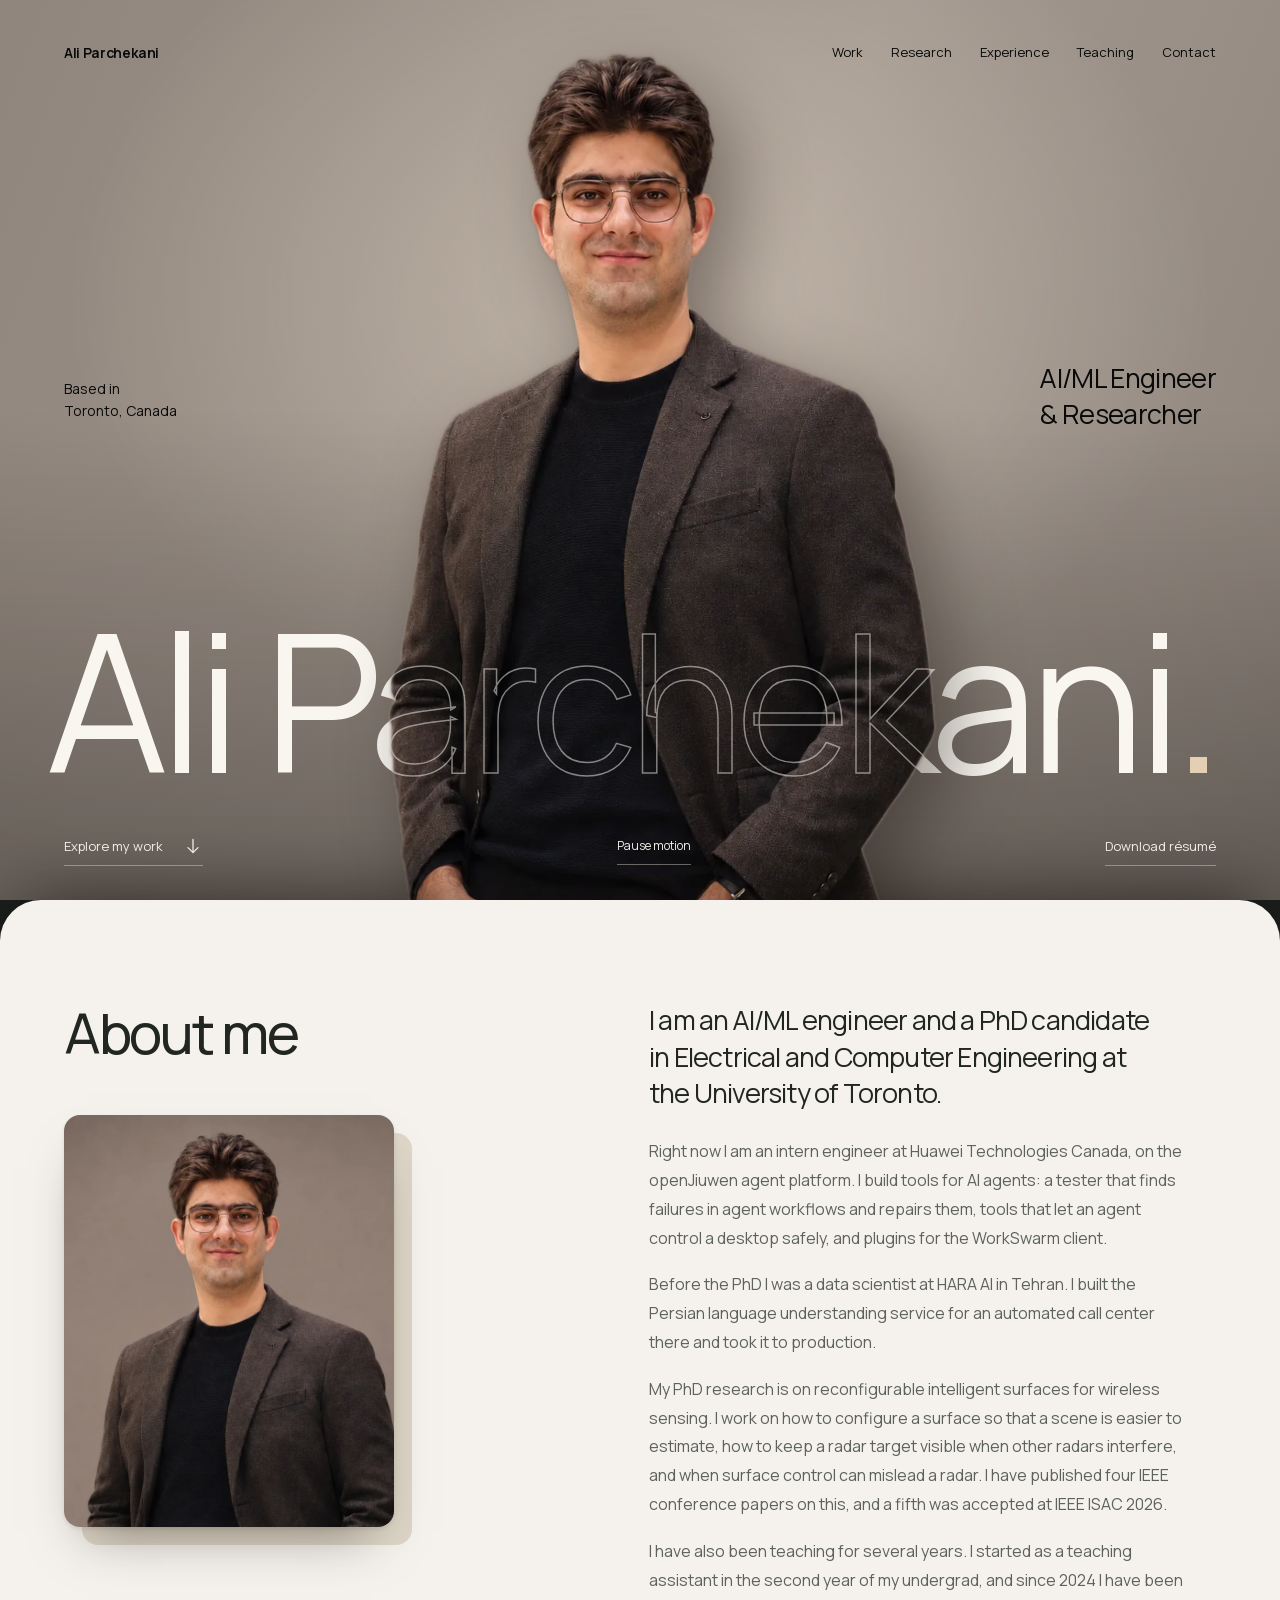
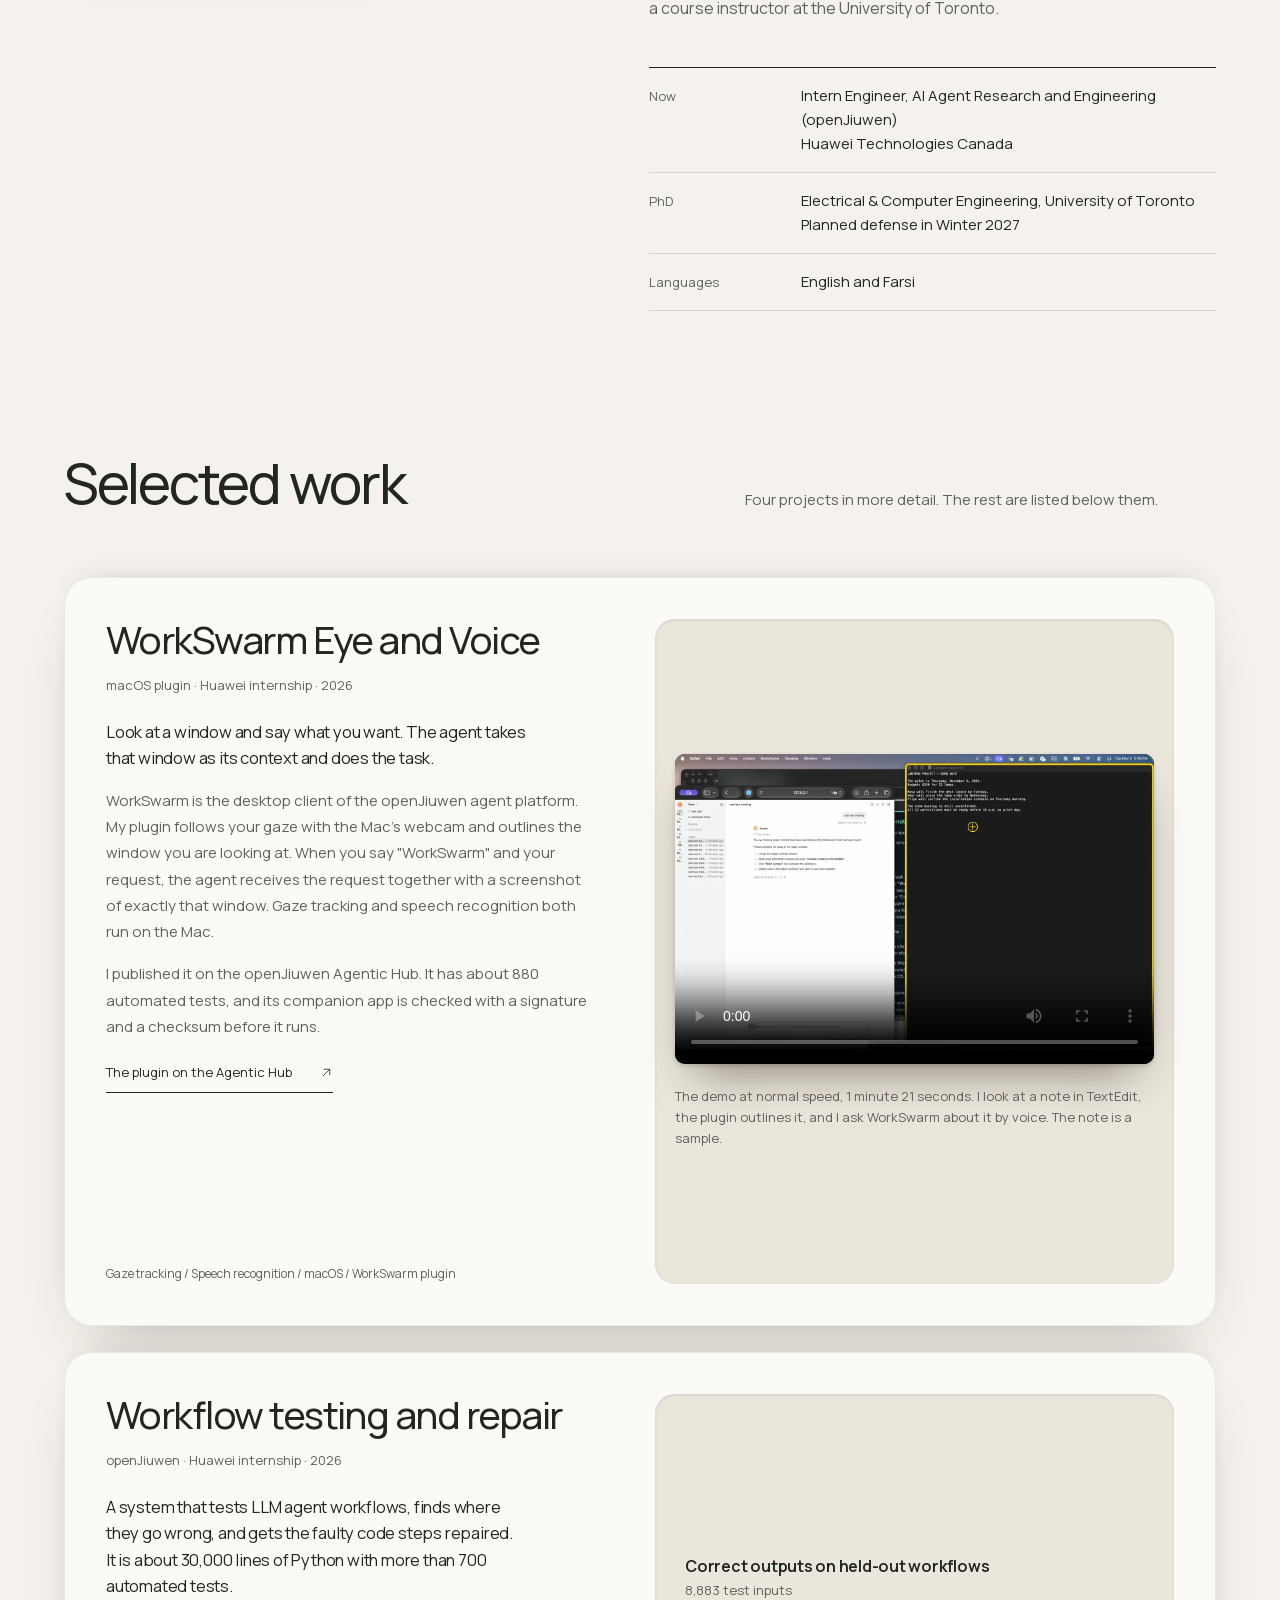
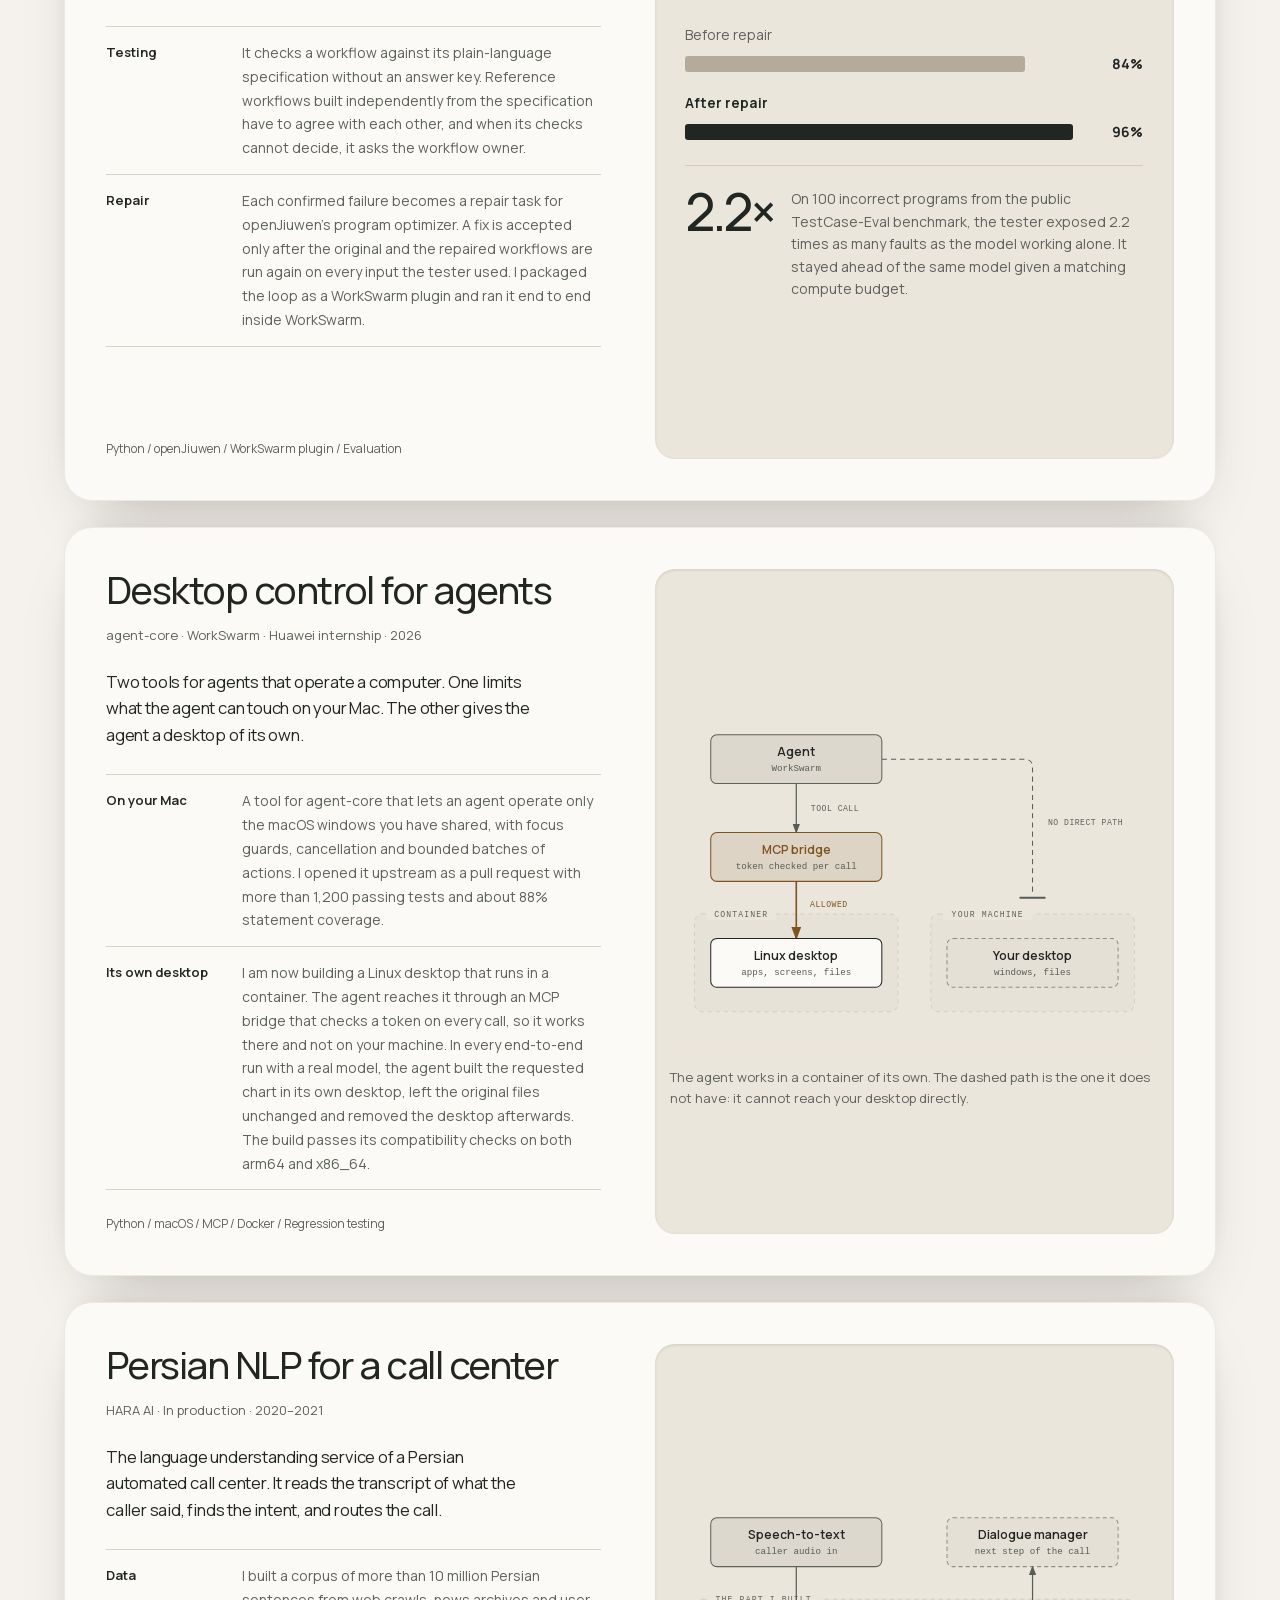
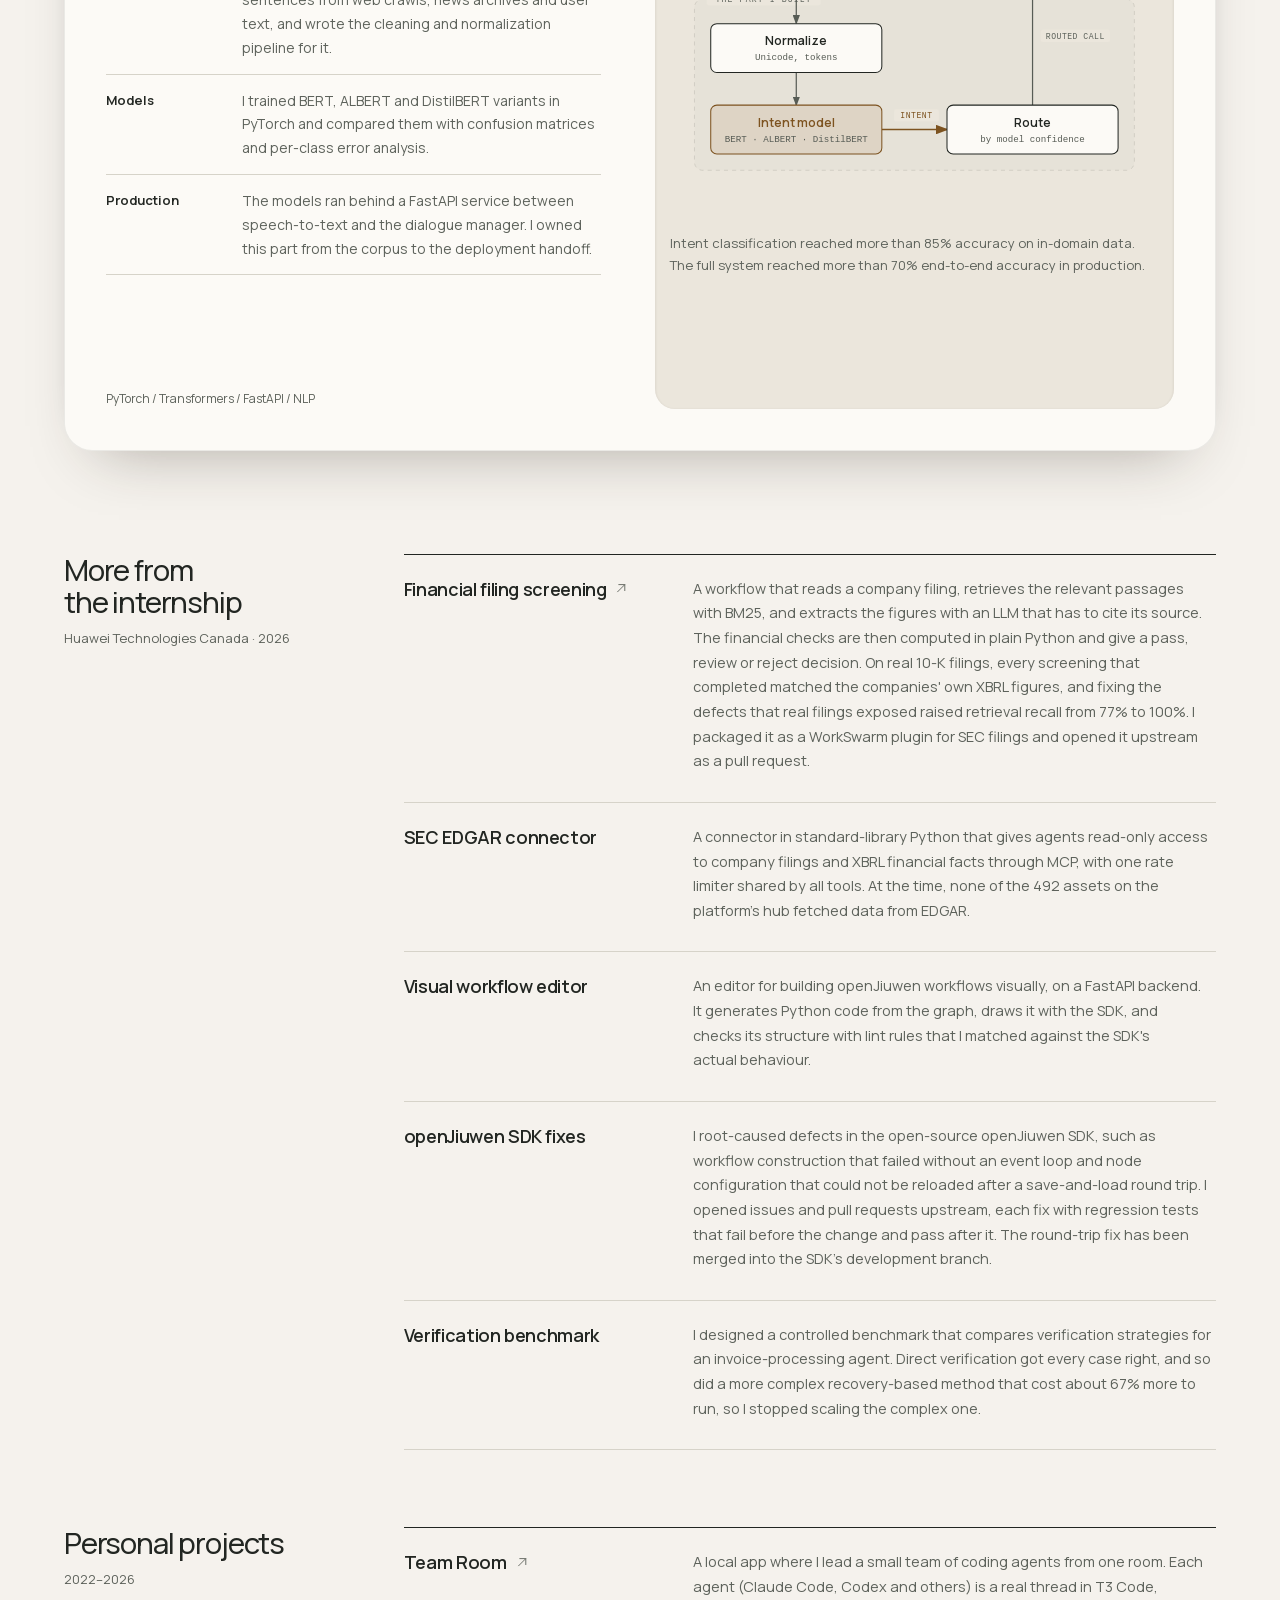
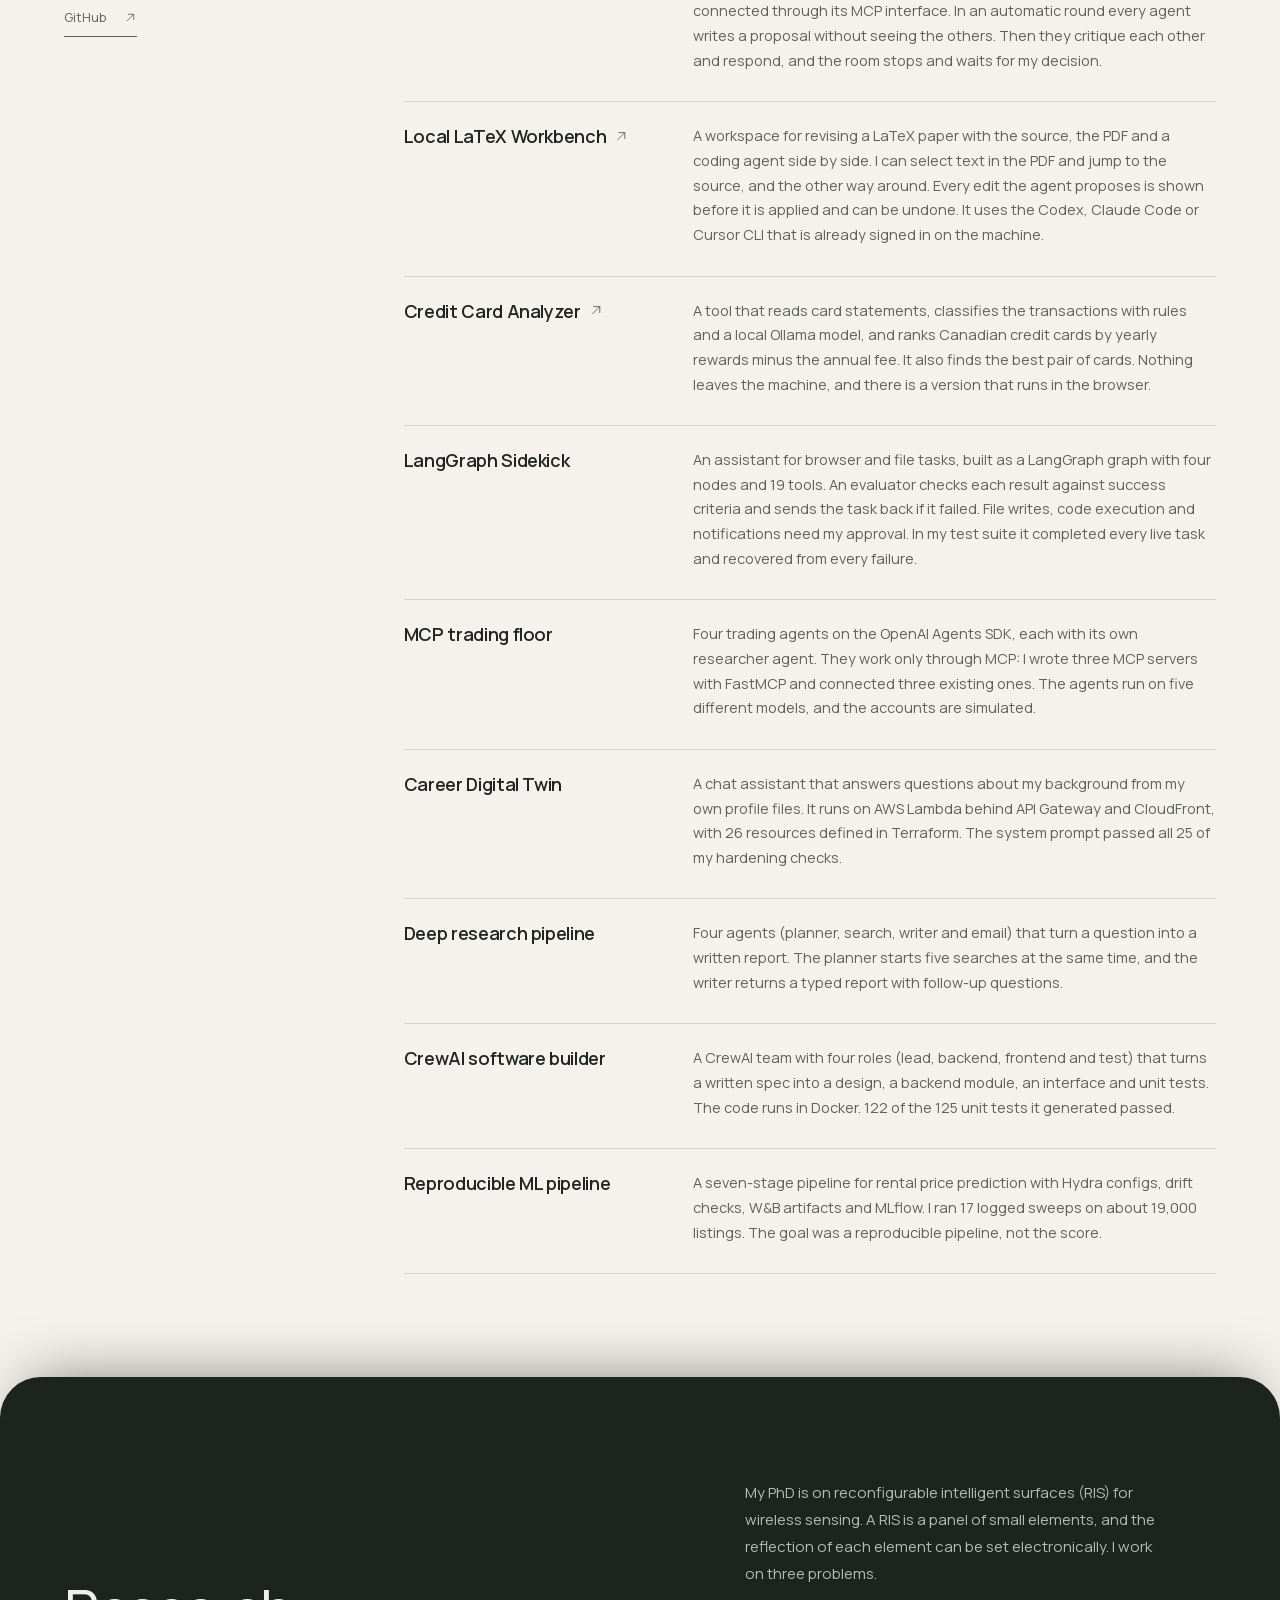
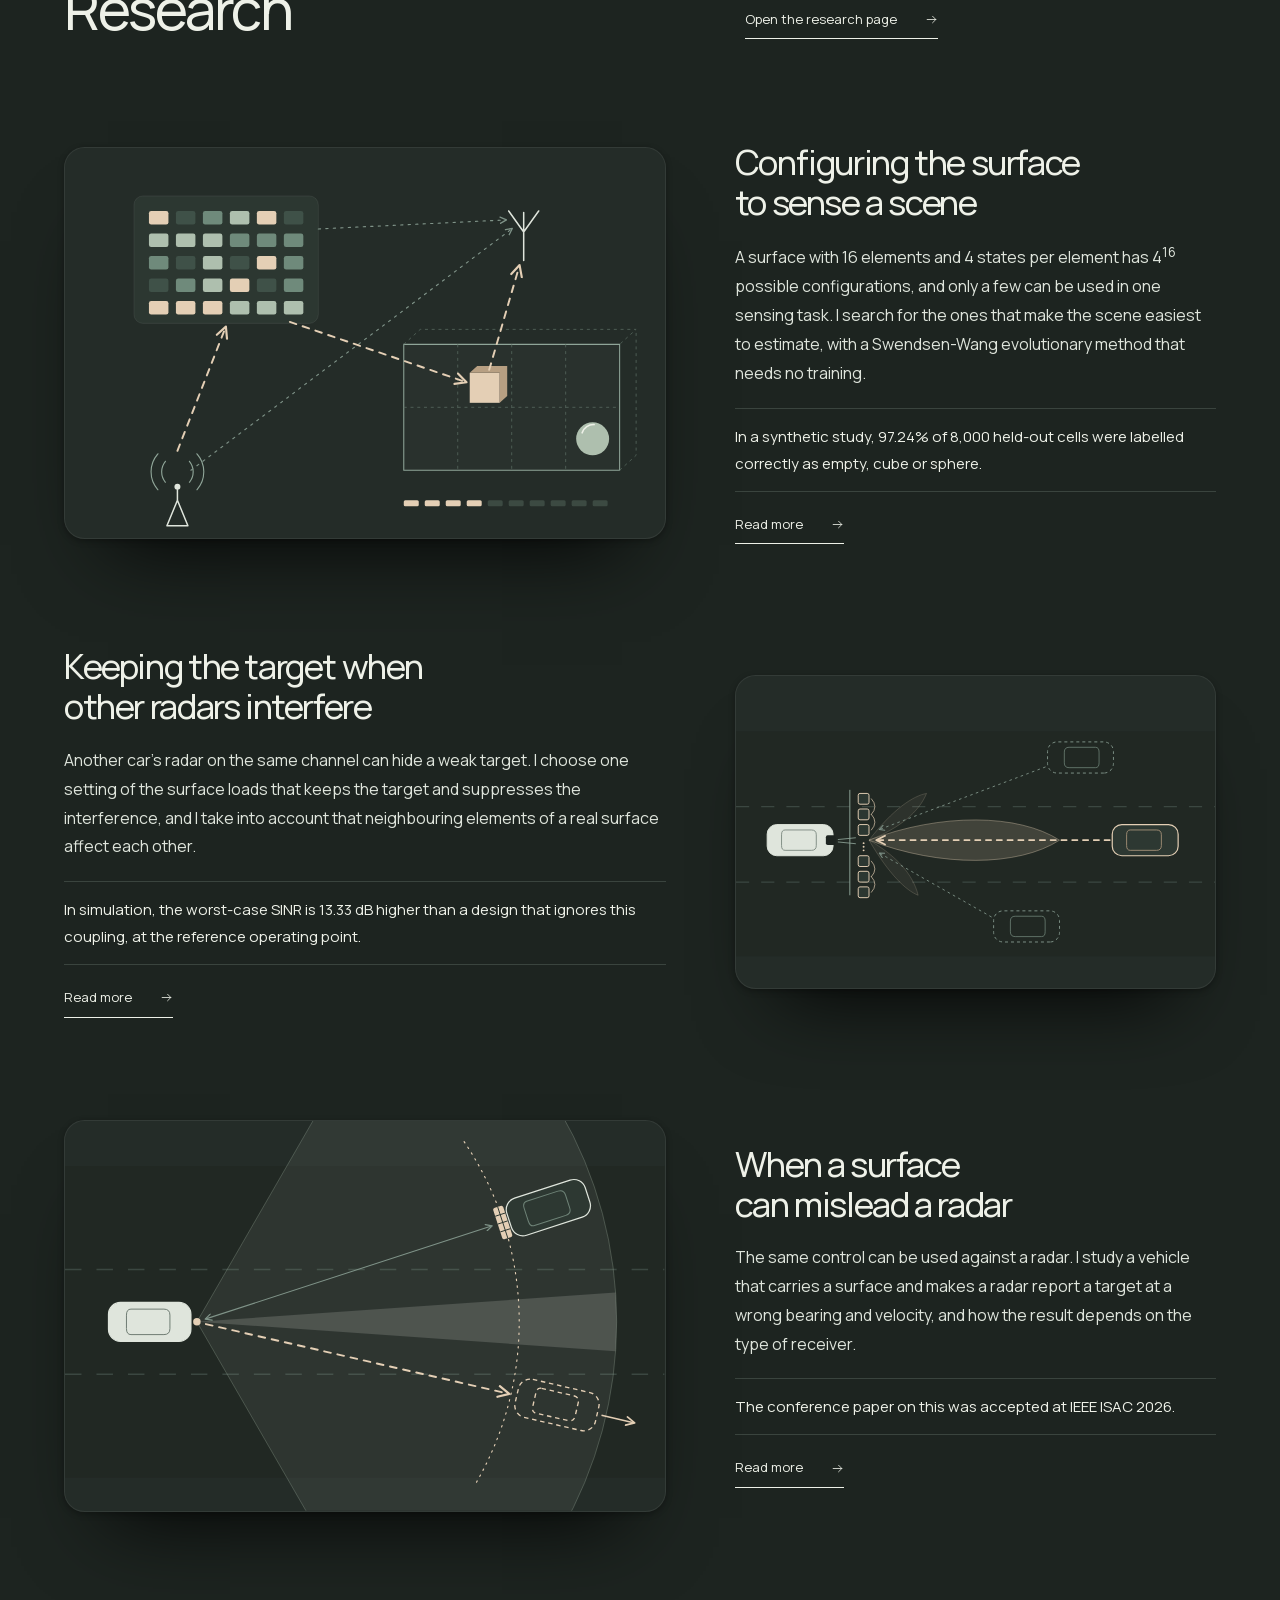
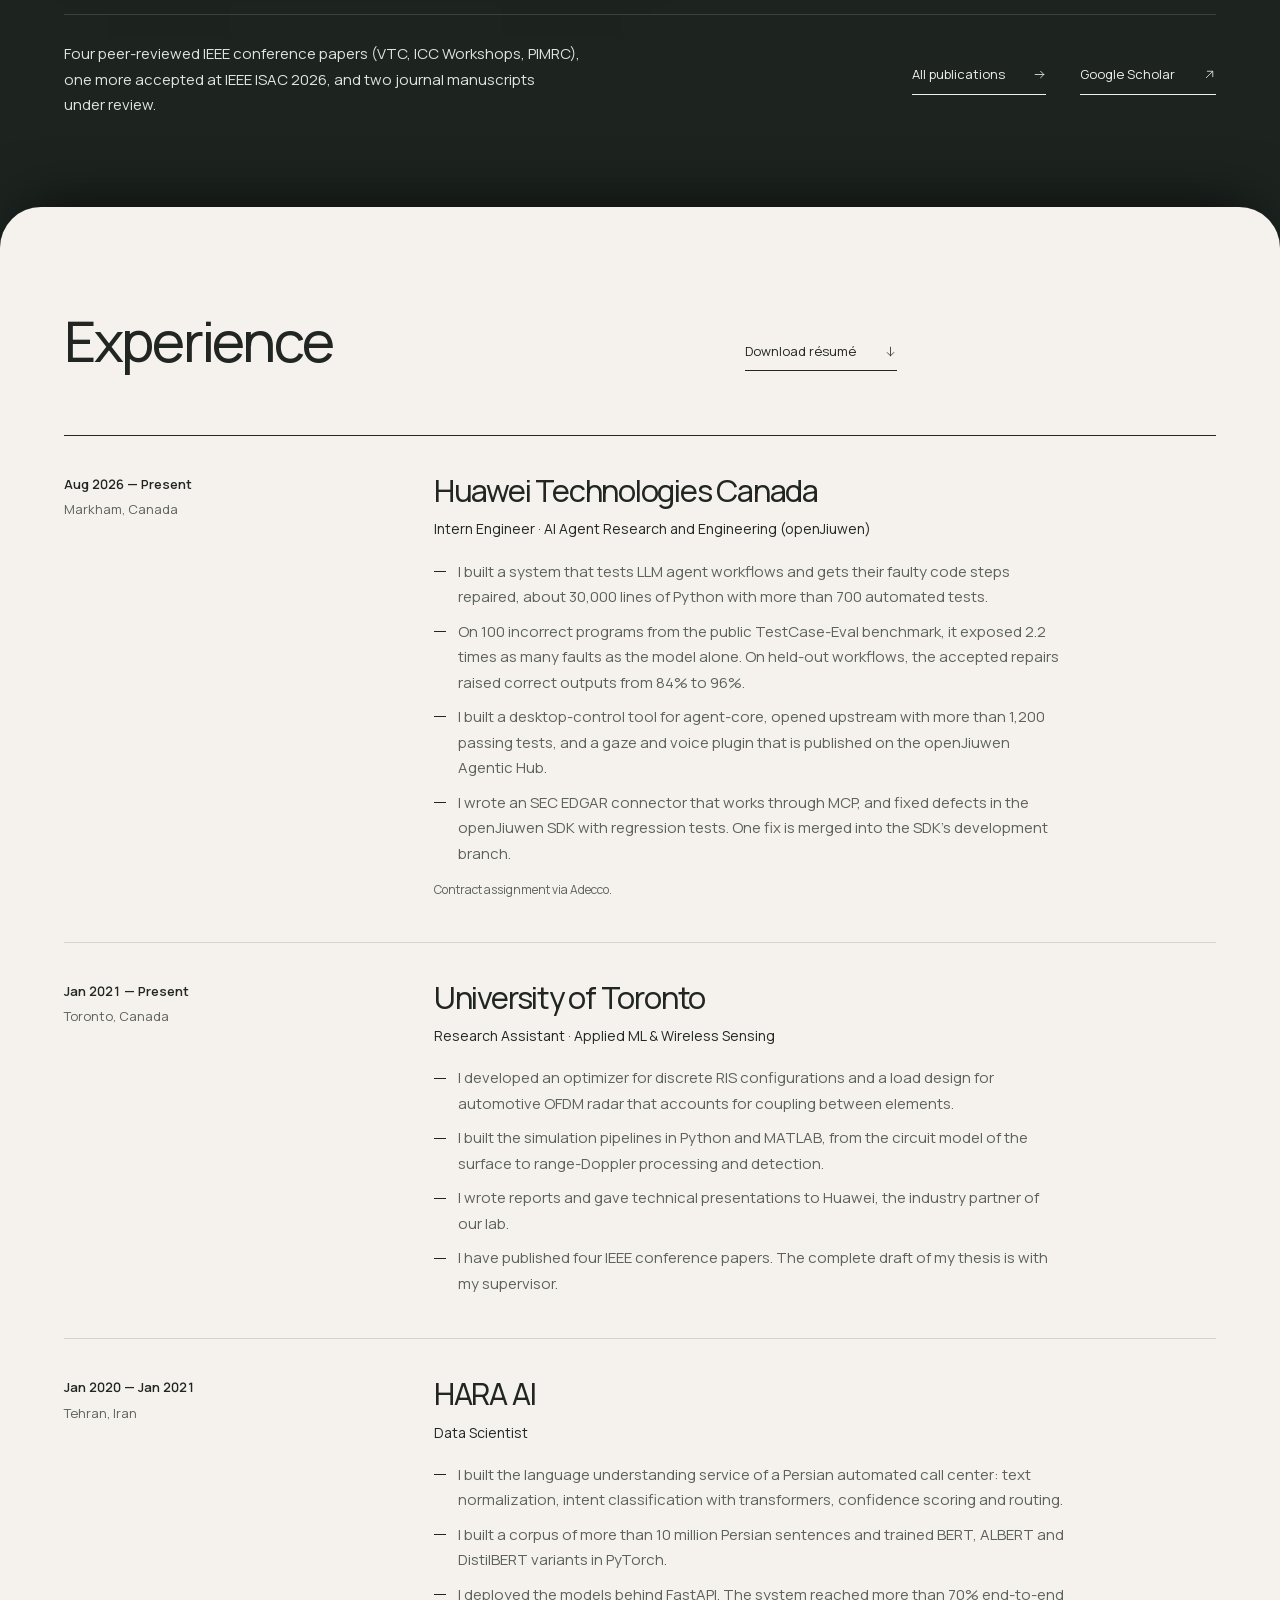
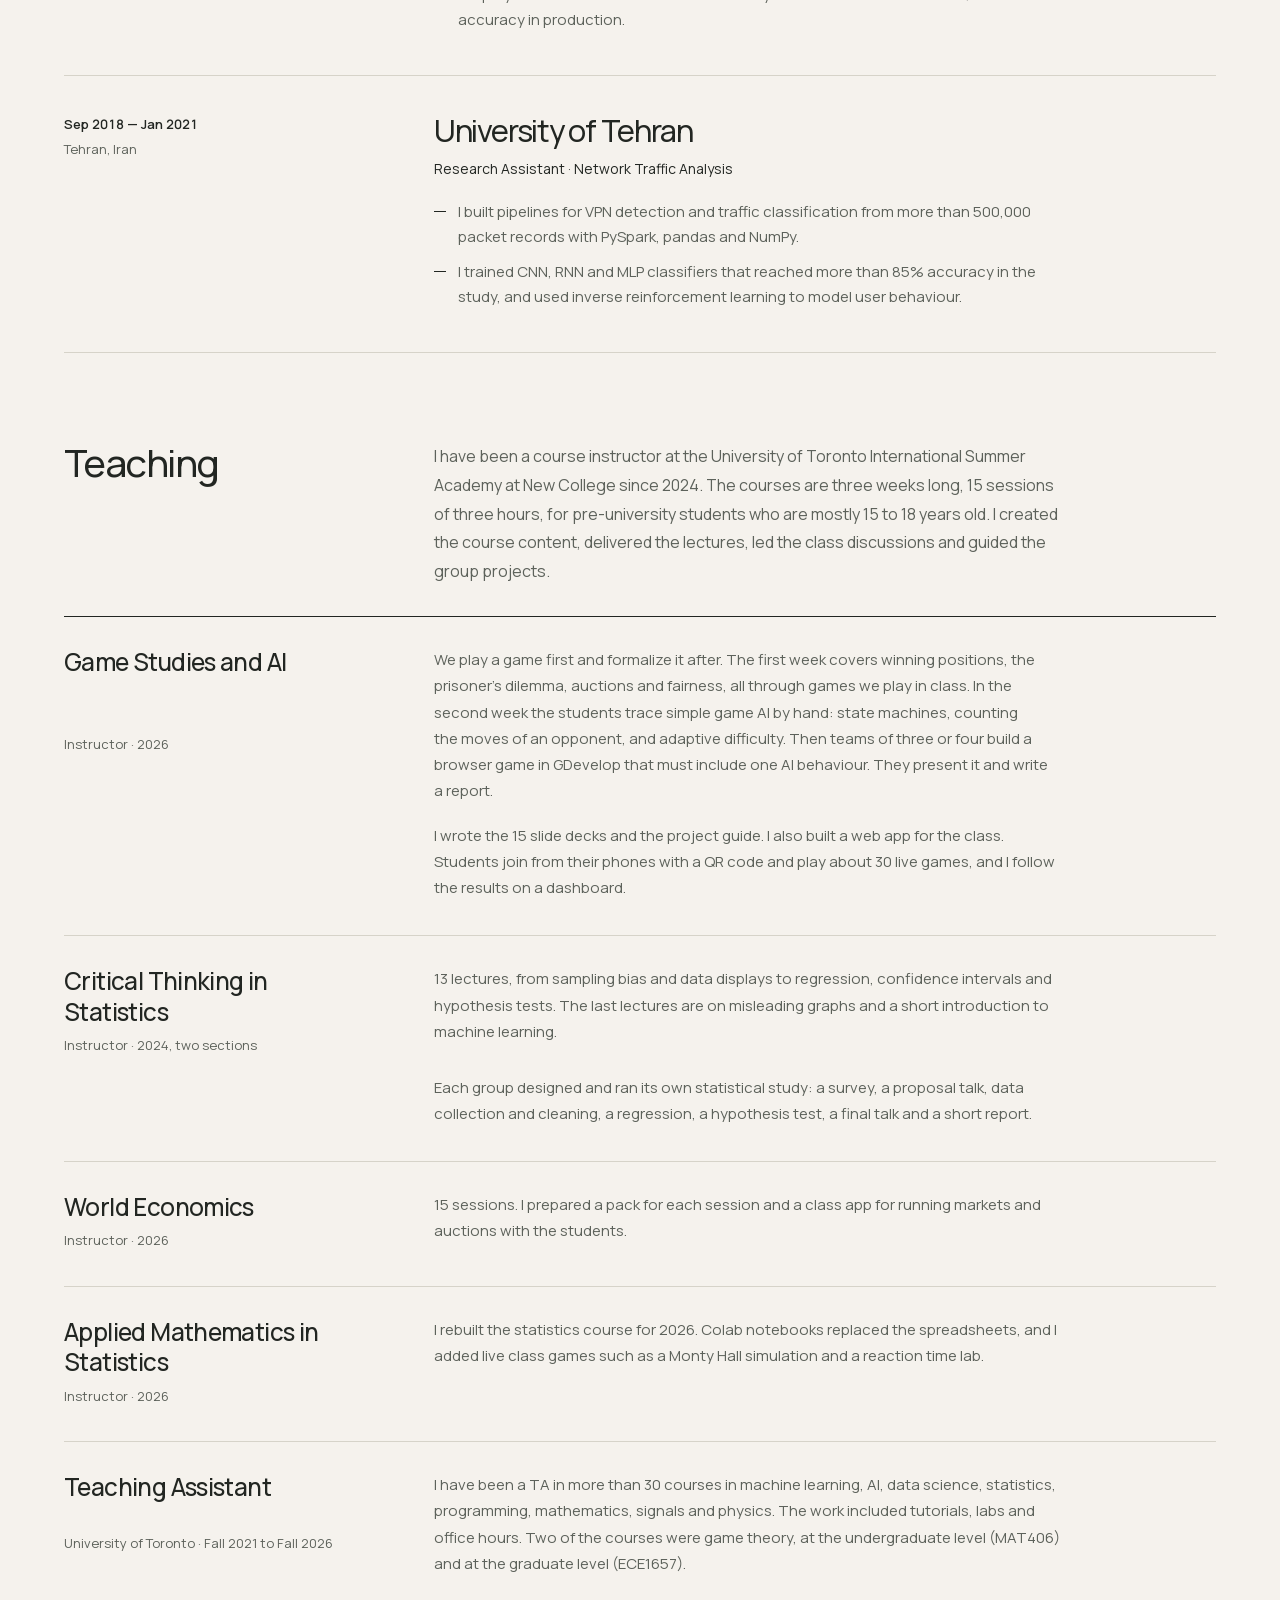
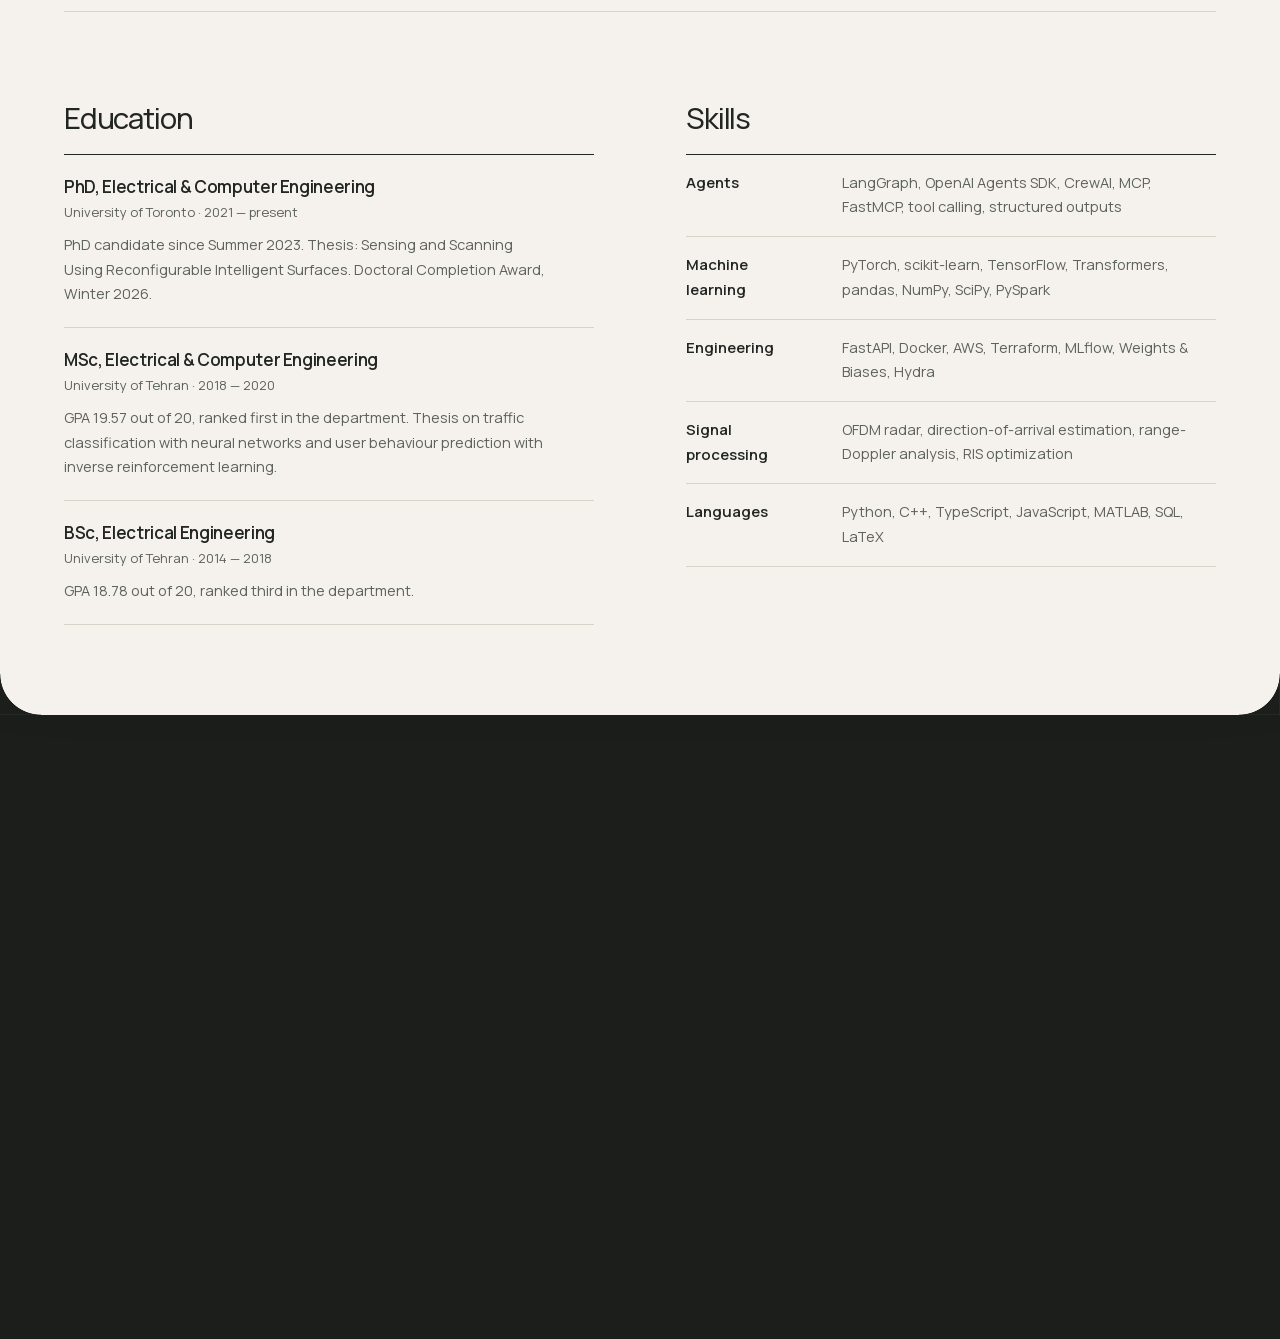
<file: index.html>
<!doctype html>
<html lang="en">
<head>
  <meta charset="utf-8">
  <meta name="viewport" content="width=device-width, initial-scale=1">
  <title>Ali Parchekani — AI/ML Engineer & Researcher</title>
  <meta name="description" content="Ali Parchekani is an AI/ML engineer and a PhD candidate in Electrical and Computer Engineering at the University of Toronto, in Toronto, Canada. He builds tools for AI agents and does research on wireless sensing with reconfigurable intelligent surfaces.">
  <meta name="theme-color" content="#978c83">
  <meta property="og:title" content="Ali Parchekani — AI/ML Engineer & Researcher">
  <meta property="og:description" content="AI/ML engineer and PhD candidate at the University of Toronto.">
  <meta property="og:url" content="https://aliparchekan.github.io/">
  <meta property="og:type" content="website">
  <meta property="og:image" content="https://aliparchekan.github.io/assets/ali-parchekani-portrait.jpg">
  <link rel="canonical" href="https://aliparchekan.github.io/">
  <meta property="og:image:alt" content="Portrait of Ali Parchekani">
  <meta name="author" content="Ali Parchekani">
  <meta name="robots" content="index, follow, max-image-preview:large">
  <meta property="og:site_name" content="Ali Parchekani">
  <meta property="og:locale" content="en_CA">
  <meta name="twitter:card" content="summary_large_image">
  <meta name="twitter:title" content="Ali Parchekani — AI/ML Engineer &amp; Researcher">
  <meta name="twitter:description" content="AI/ML engineer and PhD candidate at the University of Toronto.">
  <meta name="twitter:image" content="https://aliparchekan.github.io/assets/ali-parchekani-portrait.jpg">
  <link rel="apple-touch-icon" href="assets/apple-touch-icon.png">
  <link rel="sitemap" type="application/xml" href="/sitemap.xml">
  <link rel="icon" href="assets/favicon.svg" type="image/svg+xml">
  <script type="application/ld+json">
  {
   "@context": "https://schema.org",
   "@graph": [
    {
     "@type": "ProfilePage",
     "@id": "https://aliparchekan.github.io/#page",
     "url": "https://aliparchekan.github.io/",
     "name": "Ali Parchekani — AI/ML Engineer & Researcher",
     "inLanguage": "en",
     "dateModified": "2026-11-19",
     "mainEntity": {
      "@id": "https://aliparchekan.github.io/#person"
     },
     "isPartOf": {
      "@id": "https://aliparchekan.github.io/#site"
     }
    },
    {
     "@type": "WebSite",
     "@id": "https://aliparchekan.github.io/#site",
     "url": "https://aliparchekan.github.io/",
     "name": "Ali Parchekani",
     "inLanguage": "en",
     "publisher": {
      "@id": "https://aliparchekan.github.io/#person"
     }
    },
    {
     "@type": "Person",
     "@id": "https://aliparchekan.github.io/#person",
     "name": "Ali Parchekani",
     "givenName": "Ali",
     "familyName": "Parchekani",
     "url": "https://aliparchekan.github.io/",
     "image": "https://aliparchekan.github.io/assets/ali-parchekani-portrait.jpg",
     "jobTitle": "AI/ML Engineer and Researcher",
     "description": "AI/ML engineer and PhD candidate in Electrical and Computer Engineering at the University of Toronto. He builds tools for AI agents and does research on reconfigurable intelligent surfaces for wireless sensing.",
     "address": {
      "@type": "PostalAddress",
      "addressLocality": "Toronto",
      "addressRegion": "ON",
      "addressCountry": "CA"
     },
     "affiliation": {
      "@type": "CollegeOrUniversity",
      "name": "University of Toronto",
      "url": "https://www.utoronto.ca/"
     },
     "alumniOf": [
      {
       "@type": "CollegeOrUniversity",
       "name": "University of Tehran",
       "url": "https://ut.ac.ir/en"
      }
     ],
     "knowsAbout": [
      "Machine learning",
      "AI agents",
      "Model Context Protocol",
      "Natural language processing",
      "Reconfigurable intelligent surfaces",
      "Radar signal processing",
      "Wireless sensing",
      "Optimization"
     ],
     "knowsLanguage": [
      "English",
      "Persian"
     ],
     "sameAs": [
      "https://www.linkedin.com/in/ali-parchekani-6a2978b0/",
      "https://github.com/aliparchekan",
      "https://scholar.google.com/citations?user=soH-zaAAAAAJ"
     ]
    }
   ]
  }
  </script>
  <link rel="preload" href="assets/manrope.woff2" as="font" type="font/woff2" crossorigin>
  <link rel="preload" href="assets/ali-cutout.webp" as="image" type="image/webp" fetchpriority="high">
  <link rel="stylesheet" href="styles.css">
  <script src="script.js" defer></script>
  <script src="depth.js" defer></script>
</head>
<body>
<a class="skip" href="#main">Skip to content</a>

<svg class="sprite" aria-hidden="true" focusable="false">
  <symbol id="i-out" viewBox="0 0 24 24"><path d="M6 18 18 6M8 6h10v10"/></symbol>
  <symbol id="i-down" viewBox="0 0 24 24"><path d="M12 4v16m-6-6 6 6 6-6"/></symbol>
  <symbol id="i-up" viewBox="0 0 24 24"><path d="M12 20V4m-6 6 6-6 6 6"/></symbol>
  <symbol id="i-right" viewBox="0 0 24 24"><path d="M4 12h16m-6-6 6 6-6 6"/></symbol>
</svg>

<div class="opening">
<header class="hero" id="top">
  <div class="hero-bar">
    <a class="wordmark" href="#top" aria-label="Ali Parchekani, home">Ali Parchekani</a>
    <nav aria-label="Main navigation">
      <a href="#work">Work</a><a href="#research">Research</a><a href="#experience">Experience</a><a href="#teaching">Teaching</a><a href="#contact">Contact</a>
    </nav>
  </div>

  <h1 class="sr-only" id="hero-title">Ali Parchekani</h1>

  <div class="stage">
    <div class="stage-light" aria-hidden="true"></div>
    <div class="name-window name-back" aria-hidden="true">
      <div class="name-track"><span>Ali Parchekani<i>.</i></span><span>Ali Parchekani<i>.</i></span></div>
    </div>
    <div class="figure-box">
      <img class="figure" src="assets/ali-cutout.webp" alt="Ali Parchekani in a tweed blazer and glasses, hands in his pockets" width="1086" height="1448" fetchpriority="high" decoding="async">
      <div class="figure-ghost" aria-hidden="true">
        <div class="name-window name-front">
          <div class="name-track"><span>Ali Parchekani<i>.</i></span><span>Ali Parchekani<i>.</i></span></div>
        </div>
      </div>
    </div>
    <div class="stage-shade" aria-hidden="true"></div>
  </div>

  <p class="hero-location">Based in<br>Toronto, Canada</p>
  <p class="hero-role">AI/ML Engineer<br>&amp; Researcher</p>

  <div class="hero-bottom">
    <a href="#about">Explore my work <svg class="icon" aria-hidden="true"><use href="#i-down"/></svg></a>
    <button id="motion-toggle" type="button" aria-pressed="false" hidden>Pause motion</button>
    <a href="assets/ali-parchekani-resume.pdf">Download résumé</a>
  </div>
</header>

<nav class="dock" aria-label="Section navigation">
  <a class="dock-home" href="#top" aria-label="Back to top">AP</a>
  <a href="#work" data-section="work">Work</a>
  <a href="#research" data-section="research">Research</a>
  <a href="#experience" data-section="experience">Experience</a>
  <a href="#teaching" data-section="teaching">Teaching</a>
  <a href="#contact" data-section="contact">Contact</a>
</nav>

<main id="main" class="sheet">

<section class="about shell" id="about" aria-labelledby="about-title">
  <div class="about-lead">
    <h2 id="about-title">About me</h2>
    <figure class="about-photo">
      <img src="assets/ali-about.webp" alt="Ali Parchekani" width="720" height="900" loading="lazy" decoding="async">
    </figure>
  </div>
  <div class="about-body">
    <p class="lede">I am an AI/ML engineer and a PhD candidate in Electrical and Computer Engineering at the University of Toronto.</p>
    <p>Right now I am an intern engineer at Huawei Technologies Canada, on the openJiuwen agent platform. I build tools for AI agents: a tester that finds failures in agent workflows and repairs them, tools that let an agent control a desktop safely, and plugins for the WorkSwarm client.</p>
    <p>Before the PhD I was a data scientist at HARA AI in Tehran. I built the Persian language understanding service for an automated call center there and took it to production.</p>
    <p>My PhD research is on reconfigurable intelligent surfaces for wireless sensing. I work on how to configure a surface so that a scene is easier to estimate, how to keep a radar target visible when other radars interfere, and when surface control can mislead a radar. I have published four IEEE conference papers on this, and a fifth was accepted at IEEE ISAC 2026.</p>
    <p>I have also been teaching for several years. I started as a teaching assistant in the second year of my undergrad, and since 2024 I have been a course instructor at the University of Toronto.</p>
    <dl class="facts">
      <div><dt>Now</dt><dd>Intern Engineer, AI Agent Research and Engineering (openJiuwen)<br>Huawei Technologies Canada</dd></div>
      <div><dt>PhD</dt><dd>Electrical &amp; Computer Engineering, University of Toronto<br>Planned defense in Winter 2027</dd></div>
      <div><dt>Languages</dt><dd>English and Farsi</dd></div>
    </dl>
  </div>
</section>

<section class="work shell" id="work" aria-labelledby="work-title">
  <div class="section-head">
    <h2 id="work-title">Selected work</h2>
    <p>Four projects in more detail. The rest are listed below them.</p>
  </div>

  <div class="cases">
    <article class="case case-video" style="--i:0">
      <div class="case-copy">
        <h3>WorkSwarm Eye and Voice</h3>
        <p class="case-meta">macOS plugin · Huawei internship · 2026</p>
        <p class="case-lead">Look at a window and say what you want. The agent takes that window as its context and does the task.</p>
        <p class="case-text">WorkSwarm is the desktop client of the openJiuwen agent platform. My plugin follows your gaze with the Mac's webcam and outlines the window you are looking at. When you say "WorkSwarm" and your request, the agent receives the request together with a screenshot of exactly that window. Gaze tracking and speech recognition both run on the Mac.</p>
        <p class="case-text">I published it on the openJiuwen Agentic Hub. It has about 880 automated tests, and its companion app is checked with a signature and a checksum before it runs.</p>
        <a class="text-link case-link" href="https://agentichub.openjiuwen.com/assets/bd9d3aab79cb42b182ae334ec3aff856?version=1.0.4">The plugin on the Agentic Hub <svg class="icon" aria-hidden="true"><use href="#i-out"/></svg></a>
        <p class="tech">Gaze tracking / Speech recognition / macOS / WorkSwarm plugin</p>
      </div>
      <figure class="case-figure fig-video">
        <video controls playsinline preload="metadata" poster="assets/eye-voice-poster-v2.webp" width="1440" height="932" aria-label="Demo: Ali looks at a note in TextEdit, the window is outlined in yellow, and WorkSwarm reads it and answers his spoken request.">
          <source src="assets/eye-voice-demo-v2.mp4" type="video/mp4">
          <a href="assets/eye-voice-demo-v2.mp4">Download the demo video</a>
        </video>
        <figcaption>The demo at normal speed, 1 minute 21 seconds. I look at a note in TextEdit, the plugin outlines it, and I ask WorkSwarm about it by voice. The note is a sample.</figcaption>
      </figure>
    </article>

    <article class="case" style="--i:1">
      <div class="case-copy">
        <h3>Workflow testing and repair</h3>
        <p class="case-meta">openJiuwen · Huawei internship · 2026</p>
        <p class="case-lead">A system that tests LLM agent workflows, finds where they go wrong, and gets the faulty code steps repaired. It is about 30,000 lines of Python with more than 700 automated tests.</p>
        <dl class="case-facts">
          <div><dt>Testing</dt><dd>It checks a workflow against its plain-language specification without an answer key. Reference workflows built independently from the specification have to agree with each other, and when its checks cannot decide, it asks the workflow owner.</dd></div>
          <div><dt>Repair</dt><dd>Each confirmed failure becomes a repair task for openJiuwen's program optimizer. A fix is accepted only after the original and the repaired workflows are run again on every input the tester used. I packaged the loop as a WorkSwarm plugin and ran it end to end inside WorkSwarm.</dd></div>
        </dl>
        <p class="tech">Python / openJiuwen / WorkSwarm plugin / Evaluation</p>
      </div>
      <figure class="case-figure fig-evidence">
        <figcaption class="fig-title">Correct outputs on held-out workflows<span>8,883 test inputs</span></figcaption>
        <ul class="bars bars-pct">
          <li><span class="bar-label">Before repair</span><span class="bar-track"><span class="bar" style="--v:84"></span></span><span class="bar-value">84%</span></li>
          <li class="is-lead"><span class="bar-label">After repair</span><span class="bar-track"><span class="bar" style="--v:96"></span></span><span class="bar-value">96%</span></li>
        </ul>
        <div class="stat">
          <p class="stat-big">2.2×</p>
          <p>On 100 incorrect programs from the public TestCase-Eval benchmark, the tester exposed 2.2 times as many faults as the model working alone. It stayed ahead of the same model given a matching compute budget.</p>
        </div>
      </figure>
    </article>

    <article class="case" style="--i:2">
      <div class="case-copy">
        <h3>Desktop control for agents</h3>
        <p class="case-meta">agent-core · WorkSwarm · Huawei internship · 2026</p>
        <p class="case-lead">Two tools for agents that operate a computer. One limits what the agent can touch on your Mac. The other gives the agent a desktop of its own.</p>
        <dl class="case-facts">
          <div><dt>On your Mac</dt><dd>A tool for agent-core that lets an agent operate only the macOS windows you have shared, with focus guards, cancellation and bounded batches of actions. I opened it upstream as a pull request with more than 1,200 passing tests and about 88% statement coverage.</dd></div>
          <div><dt>Its own desktop</dt><dd>I am now building a Linux desktop that runs in a container. The agent reaches it through an MCP bridge that checks a token on every call, so it works there and not on your machine. In every end-to-end run with a real model, the agent built the requested chart in its own desktop, left the original files unchanged and removed the desktop afterwards. The build passes its compatibility checks on both arm64 and x86_64.</dd></div>
        </dl>
        <p class="tech">Python / macOS / MCP / Docker / Regression testing</p>
      </div>
      <figure class="case-figure fig-diagram">
        <!--dg:desk--><div class="diagram-container">
<svg class="dg-svg" viewBox="0 0 480 344" xmlns="http://www.w3.org/2000/svg" role="img" aria-labelledby="dg-desk-title dg-desk-desc">
<title id="dg-desk-title">An agent with a desktop of its own</title>
<desc id="dg-desk-desc">The agent reaches a containerized Linux desktop only through an MCP bridge that checks a token on every call, and it has no direct path to the user's own desktop.</desc>
<defs><marker id="dg-desk-arrow" markerWidth="8" markerHeight="6" refX="7" refY="3" orient="auto"><polygon points="0 0, 8 3, 0 6" fill="#575c55"/></marker><marker id="dg-desk-arrow-accent" markerWidth="8" markerHeight="6" refX="7" refY="3" orient="auto"><polygon points="0 0, 8 3, 0 6" fill="#7d5320"/></marker></defs>
<rect width="100%" height="100%" fill="#ebe6dc"/>
<rect x="24" y="216" width="200" height="96" rx="8" fill="rgba(34,38,34,0.02)" stroke="rgba(34,38,34,0.14)" stroke-width="0.8" stroke-dasharray="4,4"/><rect x="36" y="210" width="68" height="12" rx="2" fill="#ebe6dc"/><text x="70" y="219" fill="#5d625b" font-size="8" font-family="ui-monospace, 'SF Mono', Menlo, monospace" text-anchor="middle" letter-spacing="0.14em">CONTAINER</text>
<rect x="256" y="216" width="200" height="96" rx="8" fill="rgba(34,38,34,0.02)" stroke="rgba(34,38,34,0.14)" stroke-width="0.8" stroke-dasharray="4,4"/><rect x="268" y="210" width="88" height="12" rx="2" fill="#ebe6dc"/><text x="312" y="219" fill="#5d625b" font-size="8" font-family="ui-monospace, 'SF Mono', Menlo, monospace" text-anchor="middle" letter-spacing="0.14em">YOUR MACHINE</text>
<path d="M124,88 V136" fill="none" stroke="#575c55" stroke-width="1.2" marker-end="url(#dg-desk-arrow)"/>
<path d="M124,184 V240" fill="none" stroke="#7d5320" stroke-width="1.6" marker-end="url(#dg-desk-arrow-accent)"/>
<path d="M208,64 H348 Q356,64 356,72 V196" fill="none" stroke="#575c55" stroke-width="1" stroke-dasharray="5,4"/>
<rect x="132" y="106" width="60" height="12" rx="2" fill="#ebe6dc"/><text x="162" y="115" fill="#5d625b" font-size="8" font-family="ui-monospace, 'SF Mono', Menlo, monospace" text-anchor="middle" letter-spacing="0.06em">TOOL CALL</text>
<rect x="132" y="200" width="48" height="12" rx="2" fill="#ebe6dc"/><text x="156" y="209" fill="#7d5320" font-size="8" font-family="ui-monospace, 'SF Mono', Menlo, monospace" text-anchor="middle" letter-spacing="0.06em">ALLOWED</text>
<rect x="364" y="120" width="88" height="12" rx="2" fill="#ebe6dc"/><text x="408" y="129" fill="#5d625b" font-size="8" font-family="ui-monospace, 'SF Mono', Menlo, monospace" text-anchor="middle" letter-spacing="0.06em">NO DIRECT PATH</text>
<rect x="40" y="40" width="168" height="48" rx="6" fill="#ebe6dc"/><rect x="40" y="40" width="168" height="48" rx="6" fill="rgba(87,92,85,0.10)" stroke="#5d625b" stroke-width="1"/><text x="124" y="61" fill="#222622" font-size="12" font-weight="600" font-family="Manrope, Arial, sans-serif" text-anchor="middle">Agent</text><text x="124" y="76" fill="#575c55" font-size="9" font-family="ui-monospace, 'SF Mono', Menlo, monospace" text-anchor="middle">WorkSwarm</text>
<rect x="40" y="136" width="168" height="48" rx="6" fill="#ebe6dc"/><rect x="40" y="136" width="168" height="48" rx="6" fill="rgba(125,83,32,0.12)" stroke="#7d5320" stroke-width="1"/><text x="124" y="157" fill="#7d5320" font-size="12" font-weight="600" font-family="Manrope, Arial, sans-serif" text-anchor="middle">MCP bridge</text><text x="124" y="172" fill="#575c55" font-size="9" font-family="ui-monospace, 'SF Mono', Menlo, monospace" text-anchor="middle">token checked per call</text>
<rect x="40" y="240" width="168" height="48" rx="6" fill="#ebe6dc"/><rect x="40" y="240" width="168" height="48" rx="6" fill="#fcfaf6" stroke="#222622" stroke-width="1"/><text x="124" y="261" fill="#222622" font-size="12" font-weight="600" font-family="Manrope, Arial, sans-serif" text-anchor="middle">Linux desktop</text><text x="124" y="276" fill="#575c55" font-size="9" font-family="ui-monospace, 'SF Mono', Menlo, monospace" text-anchor="middle">apps, screens, files</text>
<rect x="272" y="240" width="168" height="48" rx="6" fill="#ebe6dc"/><rect x="272" y="240" width="168" height="48" rx="6" fill="rgba(34,38,34,0.03)" stroke="rgba(34,38,34,0.45)" stroke-width="1" stroke-dasharray="4,3"/><text x="356" y="261" fill="#222622" font-size="12" font-weight="600" font-family="Manrope, Arial, sans-serif" text-anchor="middle">Your desktop</text><text x="356" y="276" fill="#575c55" font-size="9" font-family="ui-monospace, 'SF Mono', Menlo, monospace" text-anchor="middle">windows, files</text>
<line x1="344" y1="200" x2="368" y2="200" stroke="#575c55" stroke-width="2" stroke-linecap="round"/>
</svg>
</div><!--/dg:desk-->
        <figcaption>The agent works in a container of its own. The dashed path is the one it does not have: it cannot reach your desktop directly.</figcaption>
      </figure>
    </article>

    <article class="case" style="--i:3">
      <div class="case-copy">
        <h3>Persian NLP for a call center</h3>
        <p class="case-meta">HARA AI · In production · 2020–2021</p>
        <p class="case-lead">The language understanding service of a Persian automated call center. It reads the transcript of what the caller said, finds the intent, and routes the call.</p>
        <dl class="case-facts">
          <div><dt>Data</dt><dd>I built a corpus of more than 10 million Persian sentences from web crawls, news archives and user text, and wrote the cleaning and normalization pipeline for it.</dd></div>
          <div><dt>Models</dt><dd>I trained BERT, ALBERT and DistilBERT variants in PyTorch and compared them with confusion matrices and per-class error analysis.</dd></div>
          <div><dt>Production</dt><dd>The models ran behind a FastAPI service between speech-to-text and the dialogue manager. I owned this part from the corpus to the deployment handoff.</dd></div>
        </dl>
        <p class="tech">PyTorch / Transformers / FastAPI / NLP</p>
      </div>
      <figure class="case-figure fig-diagram">
        <!--dg:nlp--><div class="diagram-container">
<svg class="dg-svg" viewBox="0 0 480 328" xmlns="http://www.w3.org/2000/svg" role="img" aria-labelledby="dg-nlp-title dg-nlp-desc">
<title id="dg-nlp-title">Language understanding in a call center</title>
<desc id="dg-nlp-desc">Speech-to-text passes the caller's words to the language understanding service I built, which normalizes the text, classifies the intent with a transformer model and routes the call by confidence to the dialogue manager.</desc>
<defs><marker id="dg-nlp-arrow" markerWidth="8" markerHeight="6" refX="7" refY="3" orient="auto"><polygon points="0 0, 8 3, 0 6" fill="#575c55"/></marker><marker id="dg-nlp-arrow-accent" markerWidth="8" markerHeight="6" refX="7" refY="3" orient="auto"><polygon points="0 0, 8 3, 0 6" fill="#7d5320"/></marker></defs>
<rect width="100%" height="100%" fill="#ebe6dc"/>
<rect x="24" y="120" width="432" height="168" rx="8" fill="rgba(34,38,34,0.02)" stroke="rgba(34,38,34,0.14)" stroke-width="0.8" stroke-dasharray="4,4"/><rect x="36" y="114" width="112" height="12" rx="2" fill="#ebe6dc"/><text x="92" y="123" fill="#5d625b" font-size="8" font-family="ui-monospace, 'SF Mono', Menlo, monospace" text-anchor="middle" letter-spacing="0.14em">THE PART I BUILT</text>
<path d="M124,88 V144" fill="none" stroke="#575c55" stroke-width="1.2" marker-end="url(#dg-nlp-arrow)"/>
<path d="M124,192 V224" fill="none" stroke="#575c55" stroke-width="1.2" marker-end="url(#dg-nlp-arrow)"/>
<path d="M208,248 H272" fill="none" stroke="#7d5320" stroke-width="1.6" marker-end="url(#dg-nlp-arrow-accent)"/>
<path d="M356,224 V88" fill="none" stroke="#575c55" stroke-width="1.2" marker-end="url(#dg-nlp-arrow)"/>
<rect x="220" y="228" width="44" height="12" rx="2" fill="#ebe6dc"/><text x="242" y="237" fill="#7d5320" font-size="8" font-family="ui-monospace, 'SF Mono', Menlo, monospace" text-anchor="middle" letter-spacing="0.06em">INTENT</text>
<rect x="364" y="150" width="68" height="12" rx="2" fill="#ebe6dc"/><text x="398" y="159" fill="#5d625b" font-size="8" font-family="ui-monospace, 'SF Mono', Menlo, monospace" text-anchor="middle" letter-spacing="0.06em">ROUTED CALL</text>
<rect x="40" y="40" width="168" height="48" rx="6" fill="#ebe6dc"/><rect x="40" y="40" width="168" height="48" rx="6" fill="rgba(87,92,85,0.10)" stroke="#5d625b" stroke-width="1"/><text x="124" y="61" fill="#222622" font-size="12" font-weight="600" font-family="Manrope, Arial, sans-serif" text-anchor="middle">Speech-to-text</text><text x="124" y="76" fill="#575c55" font-size="9" font-family="ui-monospace, 'SF Mono', Menlo, monospace" text-anchor="middle">caller audio in</text>
<rect x="272" y="40" width="168" height="48" rx="6" fill="#ebe6dc"/><rect x="272" y="40" width="168" height="48" rx="6" fill="rgba(34,38,34,0.03)" stroke="rgba(34,38,34,0.45)" stroke-width="1" stroke-dasharray="4,3"/><text x="356" y="61" fill="#222622" font-size="12" font-weight="600" font-family="Manrope, Arial, sans-serif" text-anchor="middle">Dialogue manager</text><text x="356" y="76" fill="#575c55" font-size="9" font-family="ui-monospace, 'SF Mono', Menlo, monospace" text-anchor="middle">next step of the call</text>
<rect x="40" y="144" width="168" height="48" rx="6" fill="#ebe6dc"/><rect x="40" y="144" width="168" height="48" rx="6" fill="#fcfaf6" stroke="#222622" stroke-width="1"/><text x="124" y="165" fill="#222622" font-size="12" font-weight="600" font-family="Manrope, Arial, sans-serif" text-anchor="middle">Normalize</text><text x="124" y="180" fill="#575c55" font-size="9" font-family="ui-monospace, 'SF Mono', Menlo, monospace" text-anchor="middle">Unicode, tokens</text>
<rect x="40" y="224" width="168" height="48" rx="6" fill="#ebe6dc"/><rect x="40" y="224" width="168" height="48" rx="6" fill="rgba(125,83,32,0.12)" stroke="#7d5320" stroke-width="1"/><text x="124" y="245" fill="#7d5320" font-size="12" font-weight="600" font-family="Manrope, Arial, sans-serif" text-anchor="middle">Intent model</text><text x="124" y="260" fill="#575c55" font-size="9" font-family="ui-monospace, 'SF Mono', Menlo, monospace" text-anchor="middle">BERT · ALBERT · DistilBERT</text>
<rect x="272" y="224" width="168" height="48" rx="6" fill="#ebe6dc"/><rect x="272" y="224" width="168" height="48" rx="6" fill="#fcfaf6" stroke="#222622" stroke-width="1"/><text x="356" y="245" fill="#222622" font-size="12" font-weight="600" font-family="Manrope, Arial, sans-serif" text-anchor="middle">Route</text><text x="356" y="260" fill="#575c55" font-size="9" font-family="ui-monospace, 'SF Mono', Menlo, monospace" text-anchor="middle">by model confidence</text>
</svg>
</div><!--/dg:nlp-->
        <figcaption>Intent classification reached more than 85% accuracy on in-domain data. The full system reached more than 70% end-to-end accuracy in production.</figcaption>
      </figure>
    </article>
  </div>

  <div class="ledger">
    <div class="ledger-group">
      <h3>More from the internship</h3>
      <p class="ledger-note">Huawei Technologies Canada · 2026</p>
      <ul>
        <li><h4><a href="https://github.com/aliparchekan/openjiuwen-enterprise-screening">Financial filing screening <svg class="icon" aria-hidden="true"><use href="#i-out"/></svg></a></h4><p>A workflow that reads a company filing, retrieves the relevant passages with BM25, and extracts the figures with an LLM that has to cite its source. The financial checks are then computed in plain Python and give a pass, review or reject decision. On real 10-K filings, every screening that completed matched the companies' own XBRL figures, and fixing the defects that real filings exposed raised retrieval recall from 77% to 100%. I packaged it as a WorkSwarm plugin for SEC filings and opened it upstream as a pull request.</p></li>
        <li><h4>SEC EDGAR connector</h4><p>A connector in standard-library Python that gives agents read-only access to company filings and XBRL financial facts through MCP, with one rate limiter shared by all tools. At the time, none of the 492 assets on the platform's hub fetched data from EDGAR.</p></li>
        <li><h4>Visual workflow editor</h4><p>An editor for building openJiuwen workflows visually, on a FastAPI backend. It generates Python code from the graph, draws it with the SDK, and checks its structure with lint rules that I matched against the SDK's actual behaviour.</p></li>
        <li><h4>openJiuwen SDK fixes</h4><p>I root-caused defects in the open-source openJiuwen SDK, such as workflow construction that failed without an event loop and node configuration that could not be reloaded after a save-and-load round trip. I opened issues and pull requests upstream, each fix with regression tests that fail before the change and pass after it. The round-trip fix has been merged into the SDK's development branch.</p></li>
        <li><h4>Verification benchmark</h4><p>I designed a controlled benchmark that compares verification strategies for an invoice-processing agent. Direct verification got every case right, and so did a more complex recovery-based method that cost about 67% more to run, so I stopped scaling the complex one.</p></li>
      </ul>
    </div>
    <div class="ledger-group">
      <h3>Personal projects</h3>
      <p class="ledger-note">2022–2026<br><a class="text-link" href="https://github.com/aliparchekan">GitHub <svg class="icon" aria-hidden="true"><use href="#i-out"/></svg></a></p>
      <ul>
        <li><h4><a href="https://github.com/aliparchekan/team-room">Team Room <svg class="icon" aria-hidden="true"><use href="#i-out"/></svg></a></h4><p>A local app where I lead a small team of coding agents from one room. Each agent (Claude Code, Codex and others) is a real thread in T3 Code, connected through its MCP interface. In an automatic round every agent writes a proposal without seeing the others. Then they critique each other and respond, and the room stops and waits for my decision.</p></li>
        <li><h4><a href="https://github.com/aliparchekan/local-latex-workbench">Local LaTeX Workbench <svg class="icon" aria-hidden="true"><use href="#i-out"/></svg></a></h4><p>A workspace for revising a LaTeX paper with the source, the PDF and a coding agent side by side. I can select text in the PDF and jump to the source, and the other way around. Every edit the agent proposes is shown before it is applied and can be undone. It uses the Codex, Claude Code or Cursor CLI that is already signed in on the machine.</p></li>
        <li><h4><a href="https://github.com/aliparchekan/credit-card-analyzer">Credit Card Analyzer <svg class="icon" aria-hidden="true"><use href="#i-out"/></svg></a></h4><p>A tool that reads card statements, classifies the transactions with rules and a local Ollama model, and ranks Canadian credit cards by yearly rewards minus the annual fee. It also finds the best pair of cards. Nothing leaves the machine, and there is a version that runs in the browser.</p></li>
        <li><h4>LangGraph Sidekick</h4><p>An assistant for browser and file tasks, built as a LangGraph graph with four nodes and 19 tools. An evaluator checks each result against success criteria and sends the task back if it failed. File writes, code execution and notifications need my approval. In my test suite it completed every live task and recovered from every failure.</p></li>
        <li><h4>MCP trading floor</h4><p>Four trading agents on the OpenAI Agents SDK, each with its own researcher agent. They work only through MCP: I wrote three MCP servers with FastMCP and connected three existing ones. The agents run on five different models, and the accounts are simulated.</p></li>
        <li><h4>Career Digital Twin</h4><p>A chat assistant that answers questions about my background from my own profile files. It runs on AWS Lambda behind API Gateway and CloudFront, with 26 resources defined in Terraform. The system prompt passed all 25 of my hardening checks.</p></li>
        <li><h4>Deep research pipeline</h4><p>Four agents (planner, search, writer and email) that turn a question into a written report. The planner starts five searches at the same time, and the writer returns a typed report with follow-up questions.</p></li>
        <li><h4>CrewAI software builder</h4><p>A CrewAI team with four roles (lead, backend, frontend and test) that turns a written spec into a design, a backend module, an interface and unit tests. The code runs in Docker. 122 of the 125 unit tests it generated passed.</p></li>
        <li><h4>Reproducible ML pipeline</h4><p>A seven-stage pipeline for rental price prediction with Hydra configs, drift checks, W&amp;B artifacts and MLflow. I ran 17 logged sweeps on about 19,000 listings. The goal was a reproducible pipeline, not the score.</p></li>
      </ul>
    </div>
  </div>
</section>

<section class="research" id="research" aria-labelledby="research-title">
  <div class="shell">
    <div class="section-head on-dark">
      <h2 id="research-title">Research</h2>
      <div>
        <p>My PhD is on reconfigurable intelligent surfaces (RIS) for wireless sensing. A RIS is a panel of small elements, and the reflection of each element can be set electronically. I work on three problems.</p>
        <a class="text-link" href="research.html">Open the research page <svg class="icon" aria-hidden="true"><use href="#i-right"/></svg></a>
      </div>
    </div>

    <div class="studies">
      <article class="study">
        <figure class="figure-dg"><svg class="dg dg-sense" viewBox="0 0 800 520" role="img" aria-labelledby="dg-sense-t dg-sense-d">
  <title id="dg-sense-t">Sensing a scene with a programmable surface</title>
  <desc id="dg-sense-d">A transmitter illuminates a surface of elements. The surface reflects the signal into a target space divided into cells, some holding objects, and a receiver collects one measurement for each surface configuration.</desc>
  <defs>
    <marker id="ah-sand" viewBox="0 0 10 10" refX="8" refY="5" markerWidth="7" markerHeight="7" orient="auto-start-reverse"><path d="M1 1 9 5 1 9" fill="none" stroke="#e4cfb5" stroke-width="1.6" stroke-linecap="round" stroke-linejoin="round"/></marker>
    <marker id="ah-sage" viewBox="0 0 10 10" refX="8" refY="5" markerWidth="7" markerHeight="7" orient="auto-start-reverse"><path d="M1 1 9 5 1 9" fill="none" stroke="#7f9388" stroke-width="1.6" stroke-linecap="round" stroke-linejoin="round"/></marker>
  </defs>
  <!-- surface -->
  <rect class="plate" x="92" y="64" width="246" height="170" rx="12"/>
  <rect class="el el0" x="112" y="84" width="26" height="18" rx="3"/><rect class="el el3" x="148" y="84" width="26" height="18" rx="3"/><rect class="el el2" x="184" y="84" width="26" height="18" rx="3"/><rect class="el el1" x="220" y="84" width="26" height="18" rx="3"/><rect class="el el0" x="256" y="84" width="26" height="18" rx="3"/><rect class="el el3" x="292" y="84" width="26" height="18" rx="3"/><rect class="el el1" x="112" y="114" width="26" height="18" rx="3"/><rect class="el el1" x="148" y="114" width="26" height="18" rx="3"/><rect class="el el1" x="184" y="114" width="26" height="18" rx="3"/><rect class="el el2" x="220" y="114" width="26" height="18" rx="3"/><rect class="el el2" x="256" y="114" width="26" height="18" rx="3"/><rect class="el el2" x="292" y="114" width="26" height="18" rx="3"/><rect class="el el2" x="112" y="144" width="26" height="18" rx="3"/><rect class="el el3" x="148" y="144" width="26" height="18" rx="3"/><rect class="el el1" x="184" y="144" width="26" height="18" rx="3"/><rect class="el el3" x="220" y="144" width="26" height="18" rx="3"/><rect class="el el0" x="256" y="144" width="26" height="18" rx="3"/><rect class="el el2" x="292" y="144" width="26" height="18" rx="3"/><rect class="el el3" x="112" y="174" width="26" height="18" rx="3"/><rect class="el el2" x="148" y="174" width="26" height="18" rx="3"/><rect class="el el1" x="184" y="174" width="26" height="18" rx="3"/><rect class="el el0" x="220" y="174" width="26" height="18" rx="3"/><rect class="el el3" x="256" y="174" width="26" height="18" rx="3"/><rect class="el el2" x="292" y="174" width="26" height="18" rx="3"/><rect class="el el0" x="112" y="204" width="26" height="18" rx="3"/><rect class="el el0" x="148" y="204" width="26" height="18" rx="3"/><rect class="el el0" x="184" y="204" width="26" height="18" rx="3"/><rect class="el el1" x="220" y="204" width="26" height="18" rx="3"/><rect class="el el1" x="256" y="204" width="26" height="18" rx="3"/><rect class="el el1" x="292" y="204" width="26" height="18" rx="3"/>
  <!-- target space: eight cells -->
  <g class="space">
    <path d="M452 262h288v168H452z"/>
    <path d="M524 262v168M596 262v168M668 262v168M452 346h288" class="grid"/>
    <path d="M452 262l22-20h288l-22 20M740 430l22-20V242" class="grid"/>
  </g>
  <g class="cube"><path d="M540 300h40v40h-40z"/><path d="M540 300l10-9h40l-10 9zM580 340l10-9v-40l-10 9z" class="cube-side"/></g>
  <g class="sphere"><circle cx="704" cy="388" r="22"/><path d="M690 380a16 16 0 0 1 16-11" class="shine"/></g>
  <!-- transmitter -->
  <g class="antenna"><path d="M150 470l-14 34h28zM150 470v-14"/><path d="M134 446a22 22 0 0 1 0-28M166 446a22 22 0 0 0 0-28M124 456a36 36 0 0 1 0-48M176 456a36 36 0 0 0 0-48" class="waves"/><circle cx="150" cy="452" r="4"/></g>
  <!-- receiver -->
  <g class="antenna"><path d="M612 150v-64M612 112l-20-28M612 112l20-28"/></g>
  <!-- nuisance paths -->
  <path class="nuis" d="M168 430 596 108" marker-end="url(#ah-sage)"/>
  <path class="nuis" d="M338 108 588 96" marker-end="url(#ah-sage)"/>
  <!-- useful path: transmitter, surface, cell, receiver -->
  <path class="flow" d="M150 404 214 240" marker-end="url(#ah-sand)"/>
  <path class="flow" d="M300 232 534 312" marker-end="url(#ah-sand)"/>
  <path class="flow" d="M566 296 606 158" marker-end="url(#ah-sand)"/>
  <!-- one measurement per configuration -->
  <g class="snaps"><rect class="snap" style="--k:0" x="452" y="470" width="20" height="8" rx="2"/><rect class="snap" style="--k:1" x="480" y="470" width="20" height="8" rx="2"/><rect class="snap" style="--k:2" x="508" y="470" width="20" height="8" rx="2"/><rect class="snap" style="--k:3" x="536" y="470" width="20" height="8" rx="2"/><rect class="snap" style="--k:4" x="564" y="470" width="20" height="8" rx="2"/><rect class="snap" style="--k:5" x="592" y="470" width="20" height="8" rx="2"/><rect class="snap" style="--k:6" x="620" y="470" width="20" height="8" rx="2"/><rect class="snap" style="--k:7" x="648" y="470" width="20" height="8" rx="2"/><rect class="snap" style="--k:8" x="676" y="470" width="20" height="8" rx="2"/><rect class="snap" style="--k:9" x="704" y="470" width="20" height="8" rx="2"/></g>
</svg></figure>
        <div class="study-copy">
          <h3>Configuring the surface to sense a scene</h3>
          <p>A surface with 16 elements and 4 states per element has 4<sup>16</sup> possible configurations, and only a few can be used in one sensing task. I search for the ones that make the scene easiest to estimate, with a Swendsen-Wang evolutionary method that needs no training.</p>
          <p class="study-result">In a synthetic study, 97.24% of 8,000 held-out cells were labelled correctly as empty, cube or sphere.</p>
          <a class="text-link" href="research.html#sensing">Read more <svg class="icon" aria-hidden="true"><use href="#i-right"/></svg></a>
        </div>
      </article>

      <article class="study is-flipped">
        <figure class="figure-dg"><svg class="dg dg-control" viewBox="0 0 800 520" role="img" aria-labelledby="dg-control-t dg-control-d">
  <title id="dg-control-t">Keeping a radar target while suppressing interfering radars</title>
  <desc id="dg-control-d">Seen from above, a radar vehicle carries a surface of tunable elements. The return from the target straight ahead is kept, while signals from two interfering radars at other angles are suppressed. Neighbouring surface elements influence each other.</desc>
  <defs>
    <marker id="ah2-sand" viewBox="0 0 10 10" refX="8" refY="5" markerWidth="7" markerHeight="7" orient="auto-start-reverse"><path d="M1 1 9 5 1 9" fill="none" stroke="#e4cfb5" stroke-width="1.6" stroke-linecap="round" stroke-linejoin="round"/></marker>
    <marker id="ah2-sage" viewBox="0 0 10 10" refX="8" refY="5" markerWidth="7" markerHeight="7" orient="auto-start-reverse"><path d="M1 1 9 5 1 9" fill="none" stroke="#7f9388" stroke-width="1.6" stroke-linecap="round" stroke-linejoin="round"/></marker>
  </defs>
  <rect class="road" x="-10" y="92" width="820" height="376"/>
  <path class="lane" d="M0 218h800M0 344h800"/>
  <!-- response the surface is shaped to have: strong ahead, weak toward the interferers -->
  <path class="lobe" d="M222 274c120-46 250-44 318 0c-68 44-198 46-318 0z"/>
  <path class="lobe lobe-side" d="M222 274c40-52 74-74 96-78c-12 30-44 58-96 78zM222 274c34 58 62 84 82 92c-8-34-36-66-82-92z"/>
  <g class="car ego"><rect x="52" y="248" width="110" height="52" rx="16"/><path d="M82 257h44q8 0 8 8v18q0 8-8 8H82q-6 0-6-8V265q0-8 6-8z" class="cabin"/></g>
  <rect class="rx" x="150" y="266" width="16" height="16" rx="3"/>
  <path class="mount" d="M190 190v176"/>
  <rect class="load" x="204" y="196" width="18" height="18" rx="3"/><rect class="load" x="204" y="222" width="18" height="18" rx="3"/><rect class="load" x="204" y="248" width="18" height="18" rx="3"/><rect class="load" x="204" y="300" width="18" height="18" rx="3"/><rect class="load" x="204" y="326" width="18" height="18" rx="3"/><rect class="load" x="204" y="352" width="18" height="18" rx="3"/><circle class="dot" cx="213" cy="279" r="1.6"/><circle class="dot" cx="213" cy="285" r="1.6"/><circle class="dot" cx="213" cy="291" r="1.6"/>
  <path class="couple" style="--k:0" d="M226 205q12 13 0 26"/><path class="couple" style="--k:1" d="M226 231q12 13 0 26"/><path class="couple" style="--k:4" d="M226 309q12 13 0 26"/><path class="couple" style="--k:5" d="M226 335q12 13 0 26"/>
  <path class="feed" d="M200 270 170 273M200 280 170 277"/>
  <g class="car target"><rect x="628" y="248" width="110" height="52" rx="16"/><path d="M658 257h44q8 0 8 8v18q0 8-8 8H658q-6 0-6-8V265q0-8 6-8z" class="cabin"/></g>
  <g class="car intf" transform="rotate(180 575 136)"><rect x="520" y="110" width="110" height="52" rx="16"/><path d="M550 119h44q8 0 8 8v18q0 8-8 8H550q-6 0-6-8V127q0-8 6-8z" class="cabin"/></g>
  <g class="car intf" transform="rotate(180 485 418)"><rect x="430" y="392" width="110" height="52" rx="16"/><path d="M460 401h44q8 0 8 8v18q0 8-8 8H460q-6 0-6-8V409q0-8 6-8z" class="cabin"/></g>
  <path class="flow" d="M624 274 236 274" marker-end="url(#ah2-sand)"/>
  <path class="nuis" d="M516 152 240 256" marker-end="url(#ah2-sage)"/>
  <path class="nuis" d="M426 402 240 296" marker-end="url(#ah2-sage)"/>
</svg></figure>
        <div class="study-copy">
          <h3>Keeping the target when other radars interfere</h3>
          <p>Another car's radar on the same channel can hide a weak target. I choose one setting of the surface loads that keeps the target and suppresses the interference, and I take into account that neighbouring elements of a real surface affect each other.</p>
          <p class="study-result">In simulation, the worst-case SINR is 13.33 dB higher than a design that ignores this coupling, at the reference operating point.</p>
          <a class="text-link" href="research.html#interference">Read more <svg class="icon" aria-hidden="true"><use href="#i-right"/></svg></a>
        </div>
      </article>

      <article class="study">
        <figure class="figure-dg"><svg class="dg dg-receiver" viewBox="0 0 800 520" role="img" aria-labelledby="dg-receiver-t dg-receiver-d">
  <title id="dg-receiver-t">A radar reporting a target at the wrong bearing</title>
  <desc id="dg-receiver-d">Seen from above, a radar scans a sector of the road. A vehicle carrying a programmable surface sits at one bearing. The radar reports a target at a different bearing and velocity, on the same range ring as the real vehicle.</desc>
  <defs>
    <clipPath id="frame-c"><rect x="0" y="0" width="800" height="520"/></clipPath>
    <marker id="ah3-sand" viewBox="0 0 10 10" refX="8" refY="5" markerWidth="7" markerHeight="7" orient="auto-start-reverse"><path d="M1 1 9 5 1 9" fill="none" stroke="#e4cfb5" stroke-width="1.6" stroke-linecap="round" stroke-linejoin="round"/></marker>
    <marker id="ah3-sage" viewBox="0 0 10 10" refX="8" refY="5" markerWidth="7" markerHeight="7" orient="auto-start-reverse"><path d="M1 1 9 5 1 9" fill="none" stroke="#7f9388" stroke-width="1.6" stroke-linecap="round" stroke-linejoin="round"/></marker>
  </defs>
  <g clip-path="url(#frame-c)">
    <rect class="road" x="-10" y="60" width="820" height="416"/>
    <path class="lane" d="M0 198h800M0 338h800"/>
    <path class="sector" d="M176 268L456.0 -217.0A560 560 0 0 1 456.0 753.0z"/>
    <g class="sweep" style="transform-origin:176px 268px"><path d="M176 268L734.6 228.9A560 560 0 0 1 734.6 307.1z"/></g>
    <path class="ring" d="M532.5 27.5A430 430 0 0 1 548.4 483.0"/>
  </g>
  <g class="car ego"><rect x="58" y="242" width="110" height="52" rx="16"/><path d="M88 251h44q8 0 8 8v18q0 8-8 8H88q-6 0-6-8V259q0-8 6-8z" class="cabin"/></g>
  <circle class="radar" cx="176" cy="268" r="5"/>
  <g transform="rotate(-18 585.0 135.1)">
    <g class="car adv"><rect x="593.0" y="109.1" width="110" height="52" rx="16"/><path d="M623.0 118.1h44q8 0 8 8v18q0 8-8 8h-44q-6 0-6-8v-18q0-8 6-8z" class="cabin"/></g>
    <g class="panel"><rect x="577.0" y="113.1" width="14" height="44" rx="3"/><path d="M577.0 124.1h14M577.0 135.1h14M577.0 146.1h14M584.0 113.1v44"/></g>
  </g>
  <g class="ghost" transform="rotate(13 595.0 364.7)">
    <rect x="603.0" y="338.7" width="110" height="52" rx="16"/>
    <path d="M633.0 347.7h44q8 0 8 8v18q0 8-8 8h-44q-6 0-6-8v-18q0-8 6-8z"/>
    <path class="vel" d="M719.0 364.7h44" marker-end="url(#ah3-sand)"/>
  </g>
  <path class="nuis solid" d="M188 264L569.0 140.1" marker-end="url(#ah3-sage)" marker-start="url(#ah3-sage)"/>
  <path class="flow" d="M188 271L591.0 363.7" marker-end="url(#ah3-sand)"/>
</svg></figure>
        <div class="study-copy">
          <h3>When a surface can mislead a radar</h3>
          <p>The same control can be used against a radar. I study a vehicle that carries a surface and makes a radar report a target at a wrong bearing and velocity, and how the result depends on the type of receiver.</p>
          <p class="study-result">The conference paper on this was accepted at IEEE ISAC 2026.</p>
          <a class="text-link" href="research.html#security">Read more <svg class="icon" aria-hidden="true"><use href="#i-right"/></svg></a>
        </div>
      </article>
    </div>

    <div class="pubs-brief">
      <p>Four peer-reviewed IEEE conference papers (VTC, ICC Workshops, PIMRC), one more accepted at IEEE ISAC 2026, and two journal manuscripts under review.</p>
      <div class="pubs-links">
        <a class="text-link" href="research.html#publications">All publications <svg class="icon" aria-hidden="true"><use href="#i-right"/></svg></a>
        <a class="text-link" href="https://scholar.google.com/citations?user=soH-zaAAAAAJ">Google Scholar <svg class="icon" aria-hidden="true"><use href="#i-out"/></svg></a>
      </div>
    </div>
  </div>
</section>

<section class="experience" id="experience" aria-labelledby="experience-title">
  <div class="shell">
    <div class="section-head">
      <h2 id="experience-title">Experience</h2>
      <div>
        <a class="text-link" href="assets/ali-parchekani-resume.pdf">Download résumé <svg class="icon" aria-hidden="true"><use href="#i-down"/></svg></a>
      </div>
    </div>

    <ol class="timeline">
      <li>
        <div class="when"><span>Aug 2026 — Present</span><span>Markham, Canada</span></div>
        <div class="what">
          <h3>Huawei Technologies Canada</h3>
          <p class="role">Intern Engineer · AI Agent Research and Engineering (openJiuwen)</p>
          <ul>
            <li>I built a system that tests LLM agent workflows and gets their faulty code steps repaired, about 30,000 lines of Python with more than 700 automated tests.</li>
            <li>On 100 incorrect programs from the public TestCase-Eval benchmark, it exposed 2.2 times as many faults as the model alone. On held-out workflows, the accepted repairs raised correct outputs from 84% to 96%.</li>
            <li>I built a desktop-control tool for agent-core, opened upstream with more than 1,200 passing tests, and a gaze and voice plugin that is published on the openJiuwen Agentic Hub.</li>
            <li>I wrote an SEC EDGAR connector that works through MCP, and fixed defects in the openJiuwen SDK with regression tests. One fix is merged into the SDK's development branch.</li>
          </ul>
          <small>Contract assignment via Adecco.</small>
        </div>
      </li>
      <li>
        <div class="when"><span>Jan 2021 — Present</span><span>Toronto, Canada</span></div>
        <div class="what">
          <h3>University of Toronto</h3>
          <p class="role">Research Assistant · Applied ML &amp; Wireless Sensing</p>
          <ul>
            <li>I developed an optimizer for discrete RIS configurations and a load design for automotive OFDM radar that accounts for coupling between elements.</li>
            <li>I built the simulation pipelines in Python and MATLAB, from the circuit model of the surface to range-Doppler processing and detection.</li>
            <li>I wrote reports and gave technical presentations to Huawei, the industry partner of our lab.</li>
            <li>I have published four IEEE conference papers. The complete draft of my thesis is with my supervisor.</li>
          </ul>
        </div>
      </li>
      <li>
        <div class="when"><span>Jan 2020 — Jan 2021</span><span>Tehran, Iran</span></div>
        <div class="what">
          <h3>HARA AI</h3>
          <p class="role">Data Scientist</p>
          <ul>
            <li>I built the language understanding service of a Persian automated call center: text normalization, intent classification with transformers, confidence scoring and routing.</li>
            <li>I built a corpus of more than 10 million Persian sentences and trained BERT, ALBERT and DistilBERT variants in PyTorch.</li>
            <li>I deployed the models behind FastAPI. The system reached more than 70% end-to-end accuracy in production.</li>
          </ul>
        </div>
      </li>
      <li>
        <div class="when"><span>Sep 2018 — Jan 2021</span><span>Tehran, Iran</span></div>
        <div class="what">
          <h3>University of Tehran</h3>
          <p class="role">Research Assistant · Network Traffic Analysis</p>
          <ul>
            <li>I built pipelines for VPN detection and traffic classification from more than 500,000 packet records with PySpark, pandas and NumPy.</li>
            <li>I trained CNN, RNN and MLP classifiers that reached more than 85% accuracy in the study, and used inverse reinforcement learning to model user behaviour.</li>
          </ul>
        </div>
      </li>
    </ol>

    <div class="teaching" id="teaching">
      <div class="teaching-head">
        <h3>Teaching</h3>
        <p>I have been a course instructor at the University of Toronto International Summer Academy at New College since 2024. The courses are three weeks long, 15 sessions of three hours, for pre-university students who are mostly 15 to 18 years old. I created the course content, delivered the lectures, led the class discussions and guided the group projects.</p>
      </div>
      <ul class="courses">
        <li>
          <h4>Game Studies and AI</h4>
          <p class="where">Instructor · 2026</p>
          <p>We play a game first and formalize it after. The first week covers winning positions, the prisoner's dilemma, auctions and fairness, all through games we play in class. In the second week the students trace simple game AI by hand: state machines, counting the moves of an opponent, and adaptive difficulty. Then teams of three or four build a browser game in GDevelop that must include one AI behaviour. They present it and write a report.</p>
          <p>I wrote the 15 slide decks and the project guide. I also built a web app for the class. Students join from their phones with a QR code and play about 30 live games, and I follow the results on a dashboard.</p>
        </li>
        <li>
          <h4>Critical Thinking in Statistics</h4>
          <p class="where">Instructor · 2024, two sections</p>
          <p>13 lectures, from sampling bias and data displays to regression, confidence intervals and hypothesis tests. The last lectures are on misleading graphs and a short introduction to machine learning.</p>
          <p>Each group designed and ran its own statistical study: a survey, a proposal talk, data collection and cleaning, a regression, a hypothesis test, a final talk and a short report.</p>
        </li>
        <li>
          <h4>World Economics</h4>
          <p class="where">Instructor · 2026</p>
          <p>15 sessions. I prepared a pack for each session and a class app for running markets and auctions with the students.</p>
        </li>
        <li>
          <h4>Applied Mathematics in Statistics</h4>
          <p class="where">Instructor · 2026</p>
          <p>I rebuilt the statistics course for 2026. Colab notebooks replaced the spreadsheets, and I added live class games such as a Monty Hall simulation and a reaction time lab.</p>
        </li>
        <li>
          <h4>Teaching Assistant</h4>
          <p class="where">University of Toronto · Fall 2021 to Fall 2026</p>
          <p>I have been a TA in more than 30 courses in machine learning, AI, data science, statistics, programming, mathematics, signals and physics. The work included tutorials, labs and office hours. Two of the courses were game theory, at the undergraduate level (MAT406) and at the graduate level (ECE1657).</p>
        </li>
      </ul>
    </div>

    <div class="record">
      <div class="record-block">
        <h3>Education</h3>
        <ul class="degrees">
          <li><h4>PhD, Electrical &amp; Computer Engineering</h4><p class="where">University of Toronto · 2021 — present</p><p>PhD candidate since Summer 2023. Thesis: Sensing and Scanning Using Reconfigurable Intelligent Surfaces. Doctoral Completion Award, Winter 2026.</p></li>
          <li><h4>MSc, Electrical &amp; Computer Engineering</h4><p class="where">University of Tehran · 2018 — 2020</p><p>GPA 19.57 out of 20, ranked first in the department. Thesis on traffic classification with neural networks and user behaviour prediction with inverse reinforcement learning.</p></li>
          <li><h4>BSc, Electrical Engineering</h4><p class="where">University of Tehran · 2014 — 2018</p><p>GPA 18.78 out of 20, ranked third in the department.</p></li>
        </ul>
      </div>

      <div class="record-block">
        <h3>Skills</h3>
        <dl class="tools">
          <div><dt>Agents</dt><dd>LangGraph, OpenAI Agents SDK, CrewAI, MCP, FastMCP, tool calling, structured outputs</dd></div>
          <div><dt>Machine learning</dt><dd>PyTorch, scikit-learn, TensorFlow, Transformers, pandas, NumPy, SciPy, PySpark</dd></div>
          <div><dt>Engineering</dt><dd>FastAPI, Docker, AWS, Terraform, MLflow, Weights &amp; Biases, Hydra</dd></div>
          <div><dt>Signal processing</dt><dd>OFDM radar, direction-of-arrival estimation, range-Doppler analysis, RIS optimization</dd></div>
          <div><dt>Languages</dt><dd>Python, C++, TypeScript, JavaScript, MATLAB, SQL, LaTeX</dd></div>
        </dl>
      </div>
    </div>
  </div>
  <div id="contact" class="anchor-end" aria-hidden="true"></div>
</section>
</main>
</div>

<footer class="floor" aria-labelledby="contact-title">
  <div class="shell floor-inner">
    <p class="floor-lede">Write to me about AI engineering, research or teaching.<br>Email is the best way to reach me.</p>
    <a class="floor-title" href="mailto:aliparchekan@gmail.com"><h2 id="contact-title">Let’s talk.</h2><svg class="icon" aria-hidden="true"><use href="#i-out"/></svg></a>
    <div class="floor-actions">
      <a class="email" href="mailto:aliparchekan@gmail.com">aliparchekan@gmail.com</a>
      <button type="button" id="copy-email" hidden>Copy email</button>
      <span id="copy-status" role="status" aria-live="polite"></span>
    </div>
    <div class="floor-links">
      <a class="pill-link" href="assets/ali-parchekani-resume.pdf">Download résumé <svg class="icon" aria-hidden="true"><use href="#i-down"/></svg></a>
      <div class="socials">
        <a href="https://linkedin.com/in/ali-parchekani-6a2978b0">LinkedIn <svg class="icon" aria-hidden="true"><use href="#i-out"/></svg></a>
        <a href="https://github.com/aliparchekan">GitHub <svg class="icon" aria-hidden="true"><use href="#i-out"/></svg></a>
        <a href="https://scholar.google.com/citations?user=soH-zaAAAAAJ">Scholar <svg class="icon" aria-hidden="true"><use href="#i-out"/></svg></a>
      </div>
    </div>
    <div class="floor-base"><span>© <span id="year">2026</span> Ali Parchekani</span><span>Toronto, Canada</span><a href="#top">Back to top <svg class="icon" aria-hidden="true"><use href="#i-up"/></svg></a></div>
  </div>
</footer>
</body>
</html>
</file>
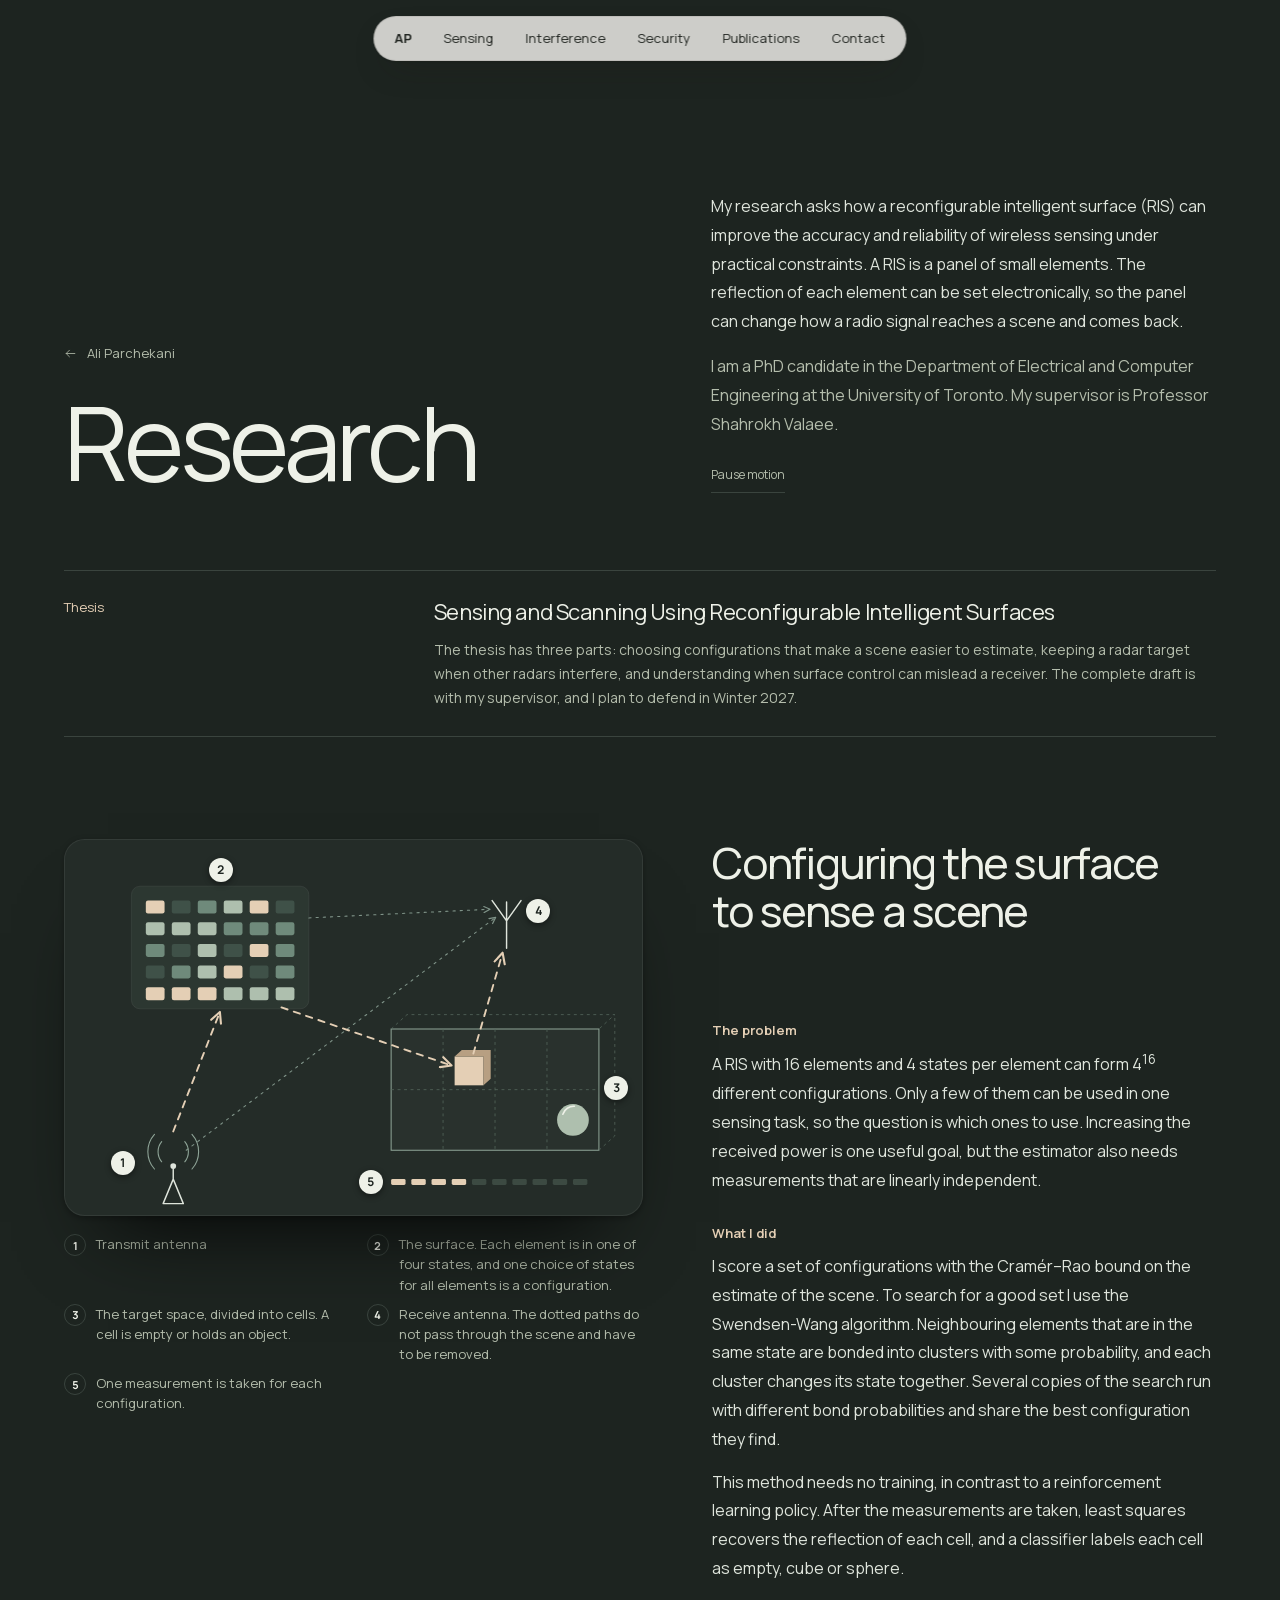
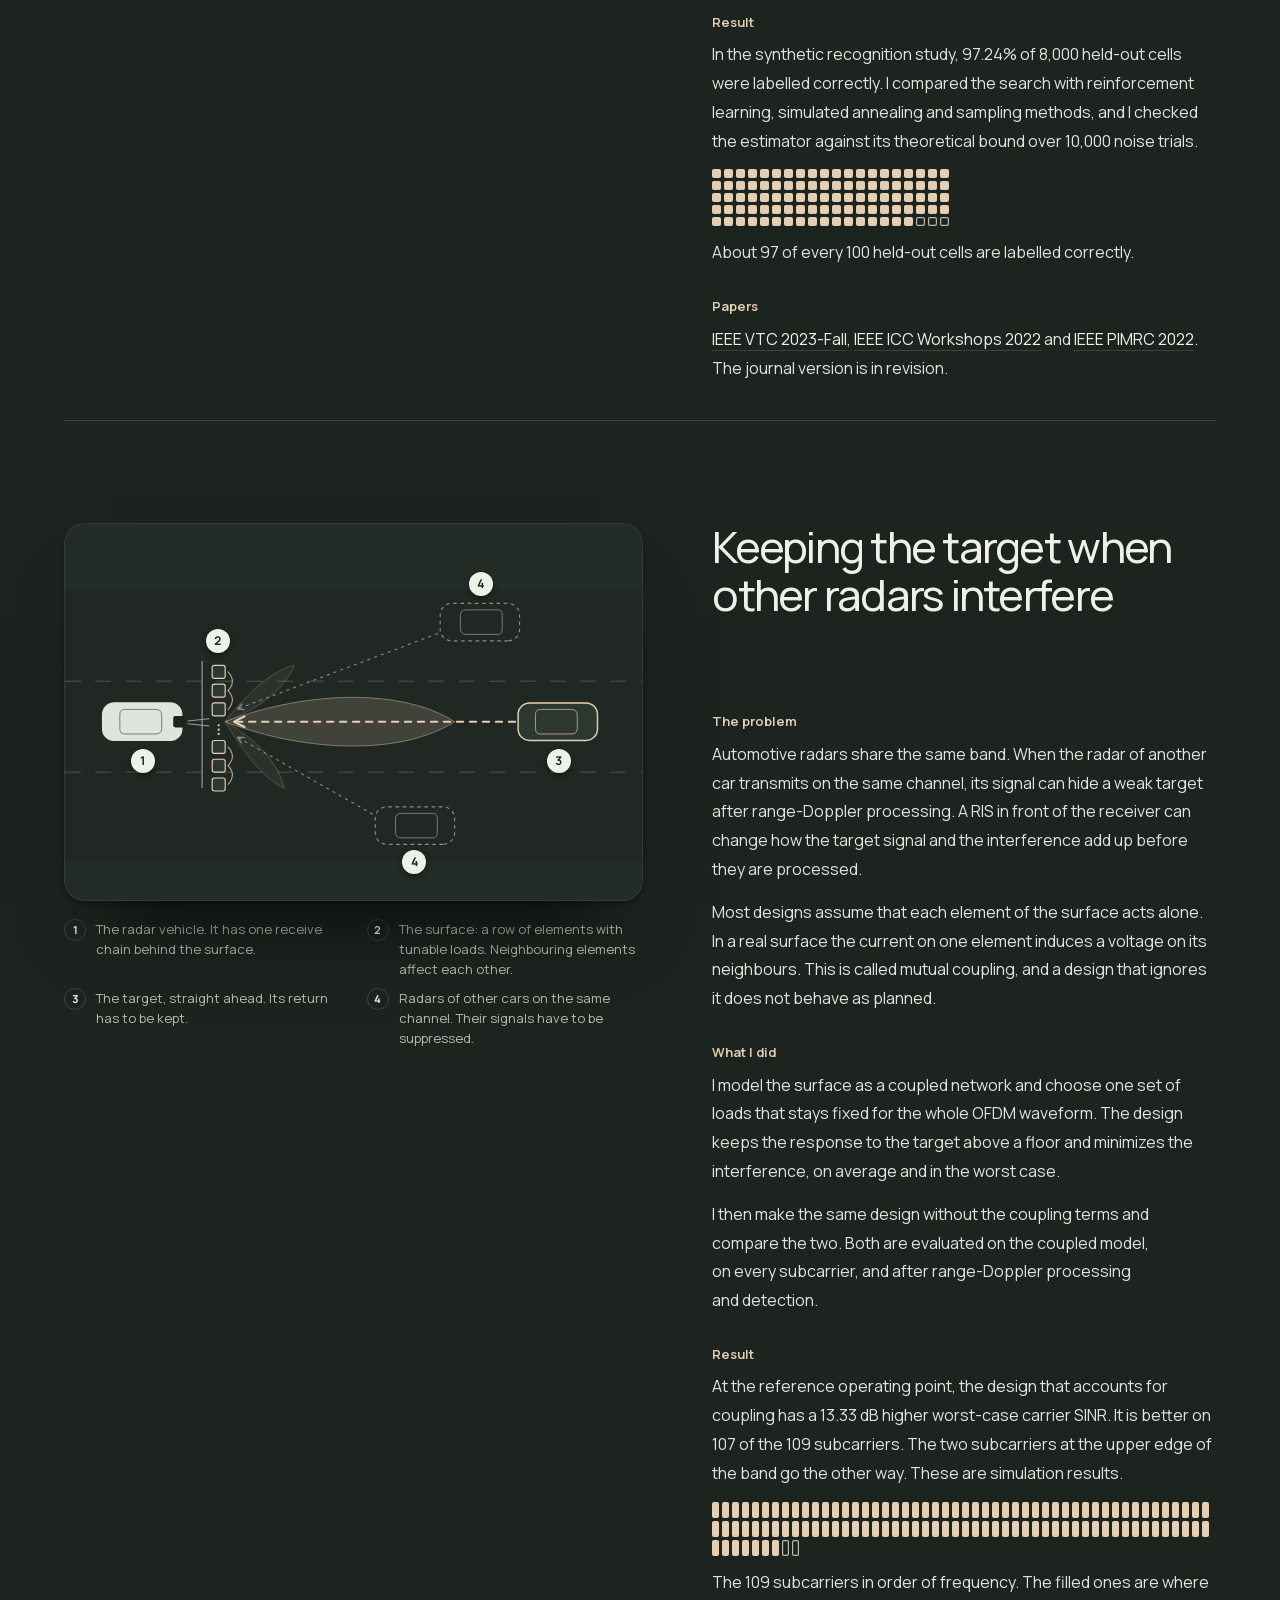
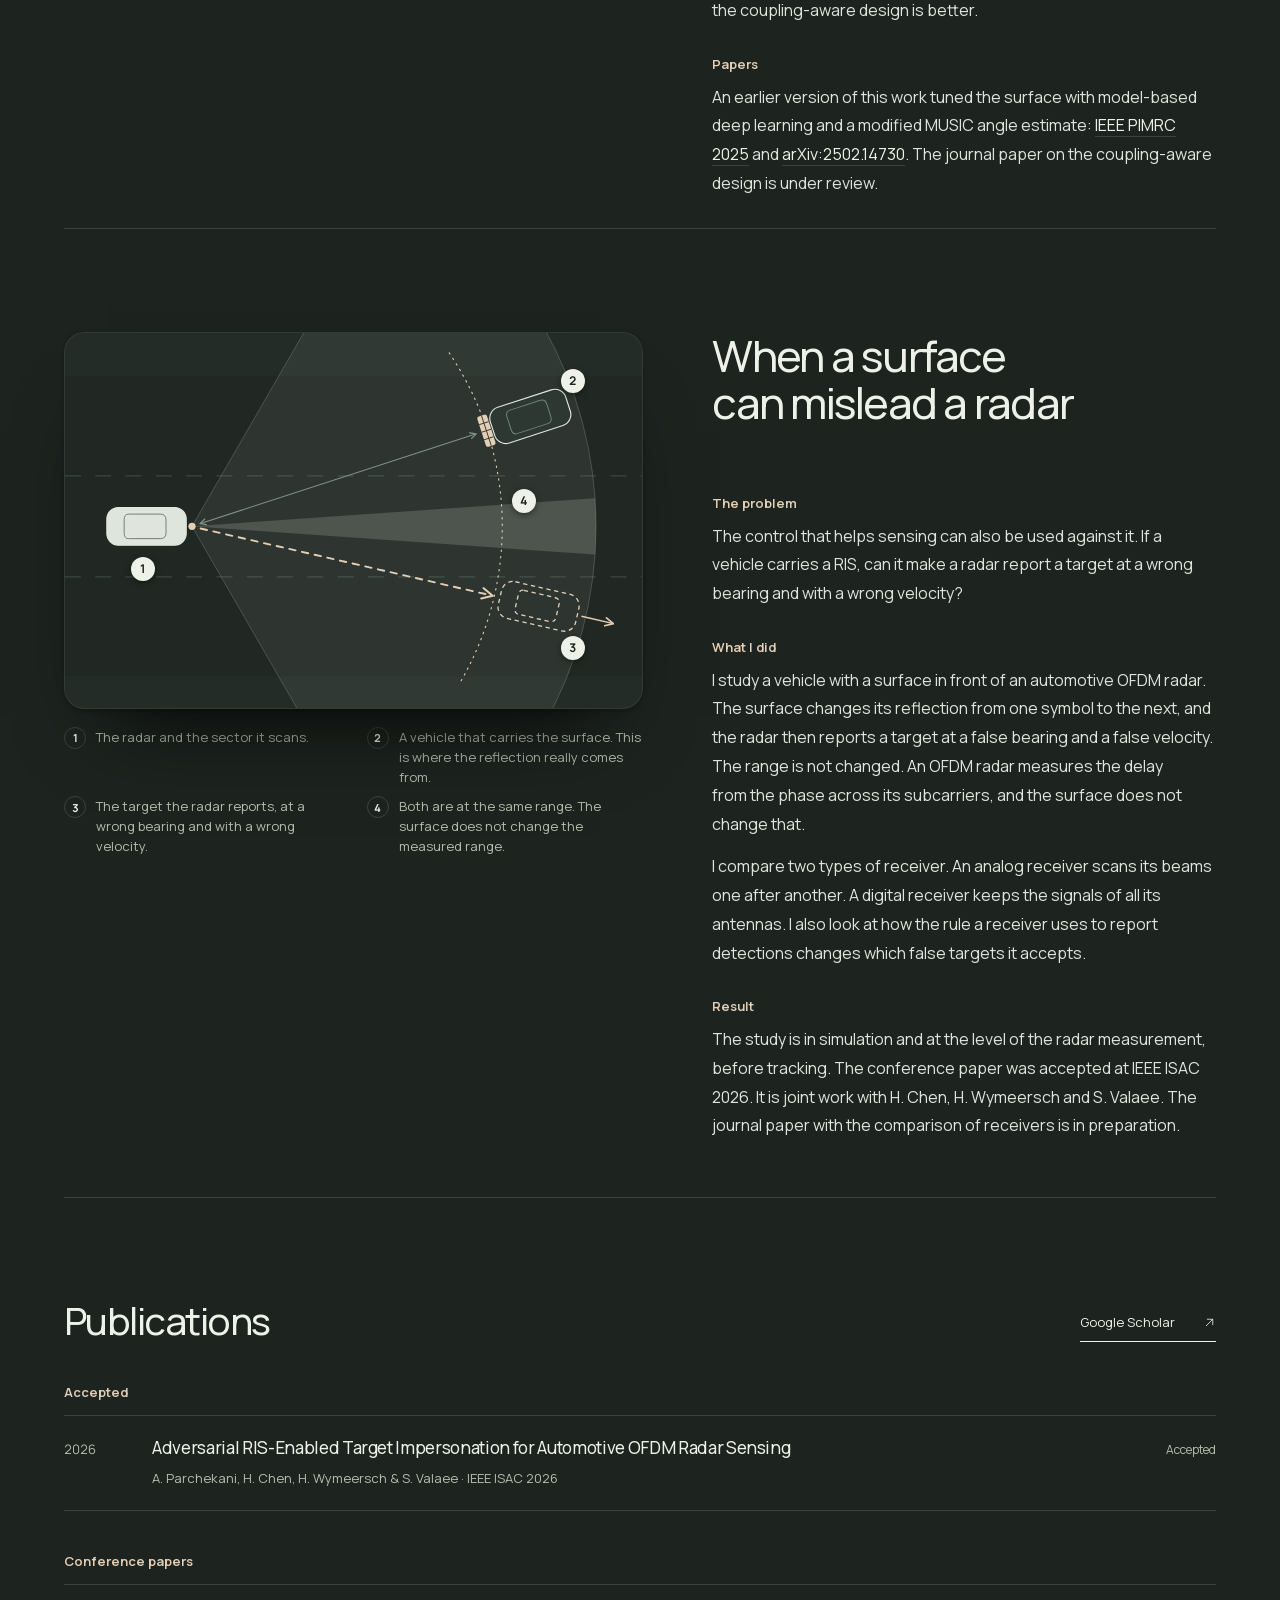
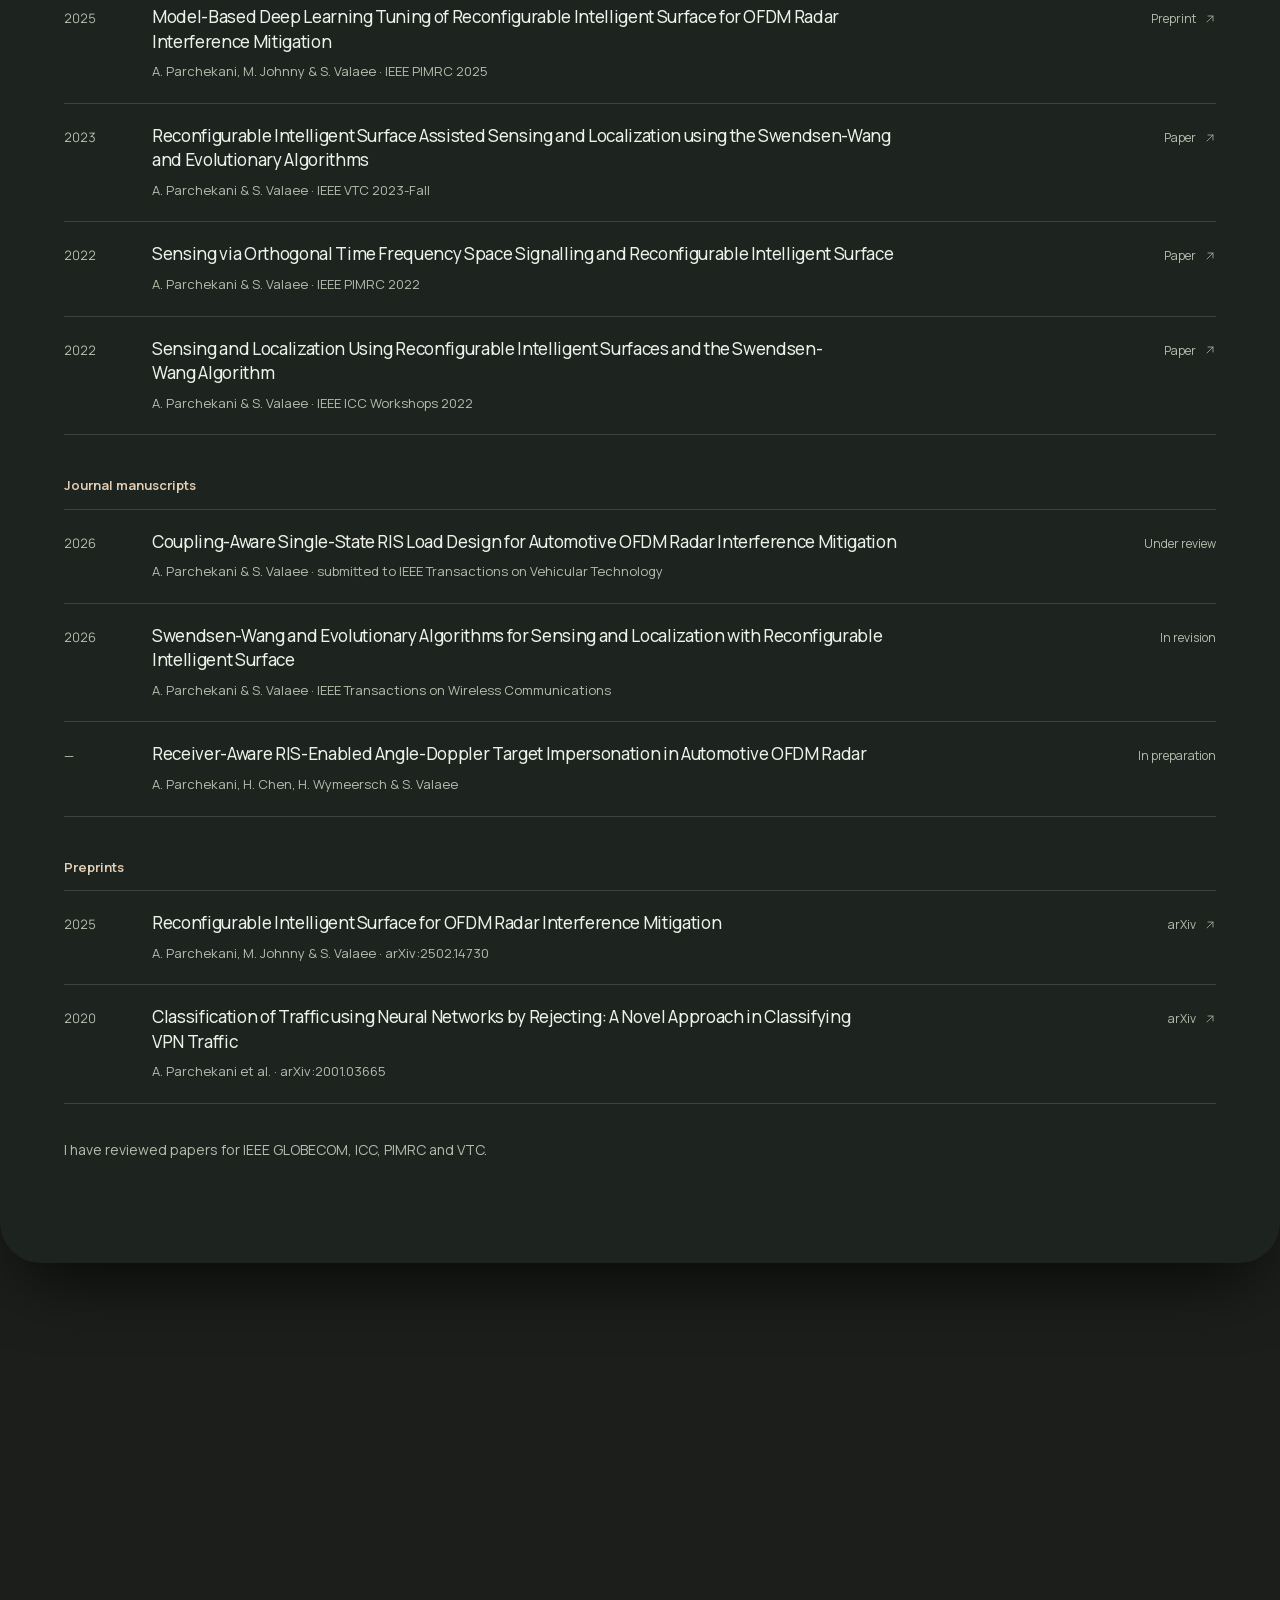
<file: research.html>
<!doctype html>
<html lang="en">
<head>
  <meta charset="utf-8">
  <meta name="viewport" content="width=device-width, initial-scale=1">
  <title>Research — Ali Parchekani</title>
  <meta name="description" content="PhD research of Ali Parchekani at the University of Toronto: sensing with reconfigurable intelligent surfaces (RIS), automotive radar interference mitigation, and radar sensing security, with all of his IEEE publications.">
  <meta name="theme-color" content="#1d2420">
  <meta property="og:title" content="Research — Ali Parchekani">
  <meta property="og:description" content="Sensing with reconfigurable intelligent surfaces.">
  <meta property="og:url" content="https://aliparchekan.github.io/research.html">
  <meta property="og:type" content="website">
  <meta property="og:image" content="https://aliparchekan.github.io/assets/ali-parchekani-portrait.jpg">
  <meta property="og:image:alt" content="Portrait of Ali Parchekani">
  <link rel="canonical" href="https://aliparchekan.github.io/research.html">
  <meta name="author" content="Ali Parchekani">
  <meta name="robots" content="index, follow, max-image-preview:large">
  <meta property="og:site_name" content="Ali Parchekani">
  <meta property="og:locale" content="en_CA">
  <meta name="twitter:card" content="summary_large_image">
  <meta name="twitter:title" content="Research — Ali Parchekani">
  <meta name="twitter:description" content="PhD research of Ali Parchekani on reconfigurable intelligent surfaces for wireless sensing.">
  <meta name="twitter:image" content="https://aliparchekan.github.io/assets/ali-parchekani-portrait.jpg">
  <link rel="apple-touch-icon" href="assets/apple-touch-icon.png">
  <link rel="sitemap" type="application/xml" href="/sitemap.xml">
  <link rel="icon" href="assets/favicon.svg" type="image/svg+xml">
  <script type="application/ld+json">
  {
   "@context": "https://schema.org",
   "@graph": [
    {
     "@type": "WebPage",
     "@id": "https://aliparchekan.github.io/research.html#page",
     "url": "https://aliparchekan.github.io/research.html",
     "name": "Research — Ali Parchekani",
     "inLanguage": "en",
     "dateModified": "2026-11-19",
     "about": {
      "@id": "https://aliparchekan.github.io/#person"
     },
     "author": {
      "@id": "https://aliparchekan.github.io/#person"
     },
     "isPartOf": {
      "@type": "WebSite",
      "@id": "https://aliparchekan.github.io/#site",
      "url": "https://aliparchekan.github.io/",
      "name": "Ali Parchekani"
     },
     "breadcrumb": {
      "@type": "BreadcrumbList",
      "itemListElement": [
       {
        "@type": "ListItem",
        "position": 1,
        "name": "Ali Parchekani",
        "item": "https://aliparchekan.github.io/"
       },
       {
        "@type": "ListItem",
        "position": 2,
        "name": "Research",
        "item": "https://aliparchekan.github.io/research.html"
       }
      ]
     },
     "hasPart": [
      {
       "@type": "ScholarlyArticle",
       "headline": "Adversarial RIS-Enabled Target Impersonation for Automotive OFDM Radar Sensing",
       "name": "Adversarial RIS-Enabled Target Impersonation for Automotive OFDM Radar Sensing",
       "datePublished": "2026",
       "author": [
        {
         "@id": "https://aliparchekan.github.io/#person"
        },
        {
         "@type": "Person",
         "name": "H. Chen"
        },
        {
         "@type": "Person",
         "name": "H. Wymeersch"
        },
        {
         "@type": "Person",
         "name": "S. Valaee"
        }
       ],
       "publisher": {
        "@type": "Organization",
        "name": "IEEE"
       },
       "isPartOf": {
        "@type": "CreativeWork",
        "name": "IEEE ISAC 2026"
       }
      },
      {
       "@type": "ScholarlyArticle",
       "headline": "Model-Based Deep Learning Tuning of Reconfigurable Intelligent Surface for OFDM Radar Interference Mitigation",
       "name": "Model-Based Deep Learning Tuning of Reconfigurable Intelligent Surface for OFDM Radar Interference Mitigation",
       "datePublished": "2025",
       "author": [
        {
         "@id": "https://aliparchekan.github.io/#person"
        },
        {
         "@type": "Person",
         "name": "M. Johnny"
        },
        {
         "@type": "Person",
         "name": "S. Valaee"
        }
       ],
       "publisher": {
        "@type": "Organization",
        "name": "IEEE"
       },
       "isPartOf": {
        "@type": "CreativeWork",
        "name": "IEEE PIMRC 2025"
       },
       "url": "https://arxiv.org/abs/2504.04580"
      },
      {
       "@type": "ScholarlyArticle",
       "headline": "Reconfigurable Intelligent Surface Assisted Sensing and Localization using the Swendsen-Wang and Evolutionary Algorithms",
       "name": "Reconfigurable Intelligent Surface Assisted Sensing and Localization using the Swendsen-Wang and Evolutionary Algorithms",
       "datePublished": "2023",
       "author": [
        {
         "@id": "https://aliparchekan.github.io/#person"
        },
        {
         "@type": "Person",
         "name": "S. Valaee"
        }
       ],
       "publisher": {
        "@type": "Organization",
        "name": "IEEE"
       },
       "isPartOf": {
        "@type": "CreativeWork",
        "name": "IEEE VTC 2023-Fall"
       },
       "url": "https://doi.org/10.1109/VTC2023-Fall60731.2023.10333470"
      },
      {
       "@type": "ScholarlyArticle",
       "headline": "Sensing via Orthogonal Time Frequency Space Signalling and Reconfigurable Intelligent Surface",
       "name": "Sensing via Orthogonal Time Frequency Space Signalling and Reconfigurable Intelligent Surface",
       "datePublished": "2022",
       "author": [
        {
         "@id": "https://aliparchekan.github.io/#person"
        },
        {
         "@type": "Person",
         "name": "S. Valaee"
        }
       ],
       "publisher": {
        "@type": "Organization",
        "name": "IEEE"
       },
       "isPartOf": {
        "@type": "CreativeWork",
        "name": "IEEE PIMRC 2022"
       },
       "url": "https://doi.org/10.1109/PIMRC54779.2022.9977859"
      },
      {
       "@type": "ScholarlyArticle",
       "headline": "Sensing and Localization Using Reconfigurable Intelligent Surfaces and the Swendsen-Wang Algorithm",
       "name": "Sensing and Localization Using Reconfigurable Intelligent Surfaces and the Swendsen-Wang Algorithm",
       "datePublished": "2022",
       "author": [
        {
         "@id": "https://aliparchekan.github.io/#person"
        },
        {
         "@type": "Person",
         "name": "S. Valaee"
        }
       ],
       "publisher": {
        "@type": "Organization",
        "name": "IEEE"
       },
       "isPartOf": {
        "@type": "CreativeWork",
        "name": "IEEE ICC Workshops 2022"
       },
       "url": "https://doi.org/10.1109/ICCWorkshops53468.2022.9814476"
      }
     ]
    },
    {
     "@type": "Person",
     "@id": "https://aliparchekan.github.io/#person",
     "name": "Ali Parchekani",
     "givenName": "Ali",
     "familyName": "Parchekani",
     "url": "https://aliparchekan.github.io/",
     "image": "https://aliparchekan.github.io/assets/ali-parchekani-portrait.jpg",
     "jobTitle": "AI/ML Engineer and Researcher",
     "description": "AI/ML engineer and PhD candidate in Electrical and Computer Engineering at the University of Toronto. He builds tools for AI agents and does research on reconfigurable intelligent surfaces for wireless sensing.",
     "address": {
      "@type": "PostalAddress",
      "addressLocality": "Toronto",
      "addressRegion": "ON",
      "addressCountry": "CA"
     },
     "affiliation": {
      "@type": "CollegeOrUniversity",
      "name": "University of Toronto",
      "url": "https://www.utoronto.ca/"
     },
     "alumniOf": [
      {
       "@type": "CollegeOrUniversity",
       "name": "University of Tehran",
       "url": "https://ut.ac.ir/en"
      }
     ],
     "knowsAbout": [
      "Machine learning",
      "AI agents",
      "Model Context Protocol",
      "Natural language processing",
      "Reconfigurable intelligent surfaces",
      "Radar signal processing",
      "Wireless sensing",
      "Optimization"
     ],
     "knowsLanguage": [
      "English",
      "Persian"
     ],
     "sameAs": [
      "https://www.linkedin.com/in/ali-parchekani-6a2978b0/",
      "https://github.com/aliparchekan",
      "https://scholar.google.com/citations?user=soH-zaAAAAAJ"
     ]
    }
   ]
  }
  </script>
  <link rel="preload" href="assets/manrope.woff2" as="font" type="font/woff2" crossorigin>
  <link rel="stylesheet" href="styles.css">
  <script src="script.js" defer></script>
  <script src="depth.js" defer></script>
</head>
<body class="page-research">
<a class="skip" href="#main">Skip to content</a>
<svg class="sprite" aria-hidden="true" focusable="false">
  <symbol id="i-out" viewBox="0 0 24 24"><path d="M6 18 18 6M8 6h10v10"/></symbol>
  <symbol id="i-down" viewBox="0 0 24 24"><path d="M12 4v16m-6-6 6 6 6-6"/></symbol>
  <symbol id="i-up" viewBox="0 0 24 24"><path d="M12 20V4m-6 6 6-6 6 6"/></symbol>
  <symbol id="i-right" viewBox="0 0 24 24"><path d="M4 12h16m-6-6 6 6-6 6"/></symbol>
</svg>

<nav class="dock" aria-label="Section navigation">
  <a class="dock-home" href="index.html" aria-label="Home page">AP</a>
  <a href="#sensing" data-section="sensing">Sensing</a>
  <a href="#interference" data-section="interference">Interference</a>
  <a href="#security" data-section="security">Security</a>
  <a href="#publications" data-section="publications">Publications</a>
  <a href="#contact" data-section="contact">Contact</a>
</nav>

<div class="opening">
<main id="main" class="sheet paper-sheet">
  <header class="shell sub-head">
    <div>
      <a class="back" href="index.html"><svg class="icon" aria-hidden="true"><use href="#i-right"/></svg> Ali Parchekani</a>
      <h1>Research</h1>
    </div>
    <div>
      <p>My research asks how a reconfigurable intelligent surface (RIS) can improve the accuracy and reliability of wireless sensing under practical constraints. A RIS is a panel of small elements. The reflection of each element can be set electronically, so the panel can change how a radio signal reaches a scene and comes back.</p>
      <p>I am a PhD candidate in the Department of Electrical and Computer Engineering at the University of Toronto. My supervisor is Professor Shahrokh Valaee.</p>
      <p class="motion-line"><button id="motion-toggle" type="button" aria-pressed="false" hidden>Pause motion</button></p>
    </div>
  </header>

  <div class="shell">
    <dl class="thesis-line">
      <dt>Thesis</dt>
      <dd>Sensing and Scanning Using Reconfigurable Intelligent Surfaces
        <small>The thesis has three parts: choosing configurations that make a scene easier to estimate, keeping a radar target when other radars interfere, and understanding when surface control can mislead a receiver. The complete draft is with my supervisor, and I plan to defend in Winter 2027.</small></dd>
    </dl>

    <section class="study-full" id="sensing" aria-labelledby="sensing-title">
        <h2 id="sensing-title">Configuring the surface to sense a scene</h2>
      <figure>
        <div class="figure-dg"><svg class="dg dg-sense" viewBox="0 0 800 520" role="img" aria-labelledby="dg-sense-t dg-sense-d">
  <title id="dg-sense-t">Sensing a scene with a programmable surface</title>
  <desc id="dg-sense-d">A transmitter illuminates a surface of elements. The surface reflects the signal into a target space divided into cells, some holding objects, and a receiver collects one measurement for each surface configuration.</desc>
  <defs>
    <marker id="ah-sand" viewBox="0 0 10 10" refX="8" refY="5" markerWidth="7" markerHeight="7" orient="auto-start-reverse"><path d="M1 1 9 5 1 9" fill="none" stroke="#e4cfb5" stroke-width="1.6" stroke-linecap="round" stroke-linejoin="round"/></marker>
    <marker id="ah-sage" viewBox="0 0 10 10" refX="8" refY="5" markerWidth="7" markerHeight="7" orient="auto-start-reverse"><path d="M1 1 9 5 1 9" fill="none" stroke="#7f9388" stroke-width="1.6" stroke-linecap="round" stroke-linejoin="round"/></marker>
  </defs>
  <!-- surface -->
  <rect class="plate" x="92" y="64" width="246" height="170" rx="12"/>
  <rect class="el el0" x="112" y="84" width="26" height="18" rx="3"/><rect class="el el3" x="148" y="84" width="26" height="18" rx="3"/><rect class="el el2" x="184" y="84" width="26" height="18" rx="3"/><rect class="el el1" x="220" y="84" width="26" height="18" rx="3"/><rect class="el el0" x="256" y="84" width="26" height="18" rx="3"/><rect class="el el3" x="292" y="84" width="26" height="18" rx="3"/><rect class="el el1" x="112" y="114" width="26" height="18" rx="3"/><rect class="el el1" x="148" y="114" width="26" height="18" rx="3"/><rect class="el el1" x="184" y="114" width="26" height="18" rx="3"/><rect class="el el2" x="220" y="114" width="26" height="18" rx="3"/><rect class="el el2" x="256" y="114" width="26" height="18" rx="3"/><rect class="el el2" x="292" y="114" width="26" height="18" rx="3"/><rect class="el el2" x="112" y="144" width="26" height="18" rx="3"/><rect class="el el3" x="148" y="144" width="26" height="18" rx="3"/><rect class="el el1" x="184" y="144" width="26" height="18" rx="3"/><rect class="el el3" x="220" y="144" width="26" height="18" rx="3"/><rect class="el el0" x="256" y="144" width="26" height="18" rx="3"/><rect class="el el2" x="292" y="144" width="26" height="18" rx="3"/><rect class="el el3" x="112" y="174" width="26" height="18" rx="3"/><rect class="el el2" x="148" y="174" width="26" height="18" rx="3"/><rect class="el el1" x="184" y="174" width="26" height="18" rx="3"/><rect class="el el0" x="220" y="174" width="26" height="18" rx="3"/><rect class="el el3" x="256" y="174" width="26" height="18" rx="3"/><rect class="el el2" x="292" y="174" width="26" height="18" rx="3"/><rect class="el el0" x="112" y="204" width="26" height="18" rx="3"/><rect class="el el0" x="148" y="204" width="26" height="18" rx="3"/><rect class="el el0" x="184" y="204" width="26" height="18" rx="3"/><rect class="el el1" x="220" y="204" width="26" height="18" rx="3"/><rect class="el el1" x="256" y="204" width="26" height="18" rx="3"/><rect class="el el1" x="292" y="204" width="26" height="18" rx="3"/>
  <!-- target space: eight cells -->
  <g class="space">
    <path d="M452 262h288v168H452z"/>
    <path d="M524 262v168M596 262v168M668 262v168M452 346h288" class="grid"/>
    <path d="M452 262l22-20h288l-22 20M740 430l22-20V242" class="grid"/>
  </g>
  <g class="cube"><path d="M540 300h40v40h-40z"/><path d="M540 300l10-9h40l-10 9zM580 340l10-9v-40l-10 9z" class="cube-side"/></g>
  <g class="sphere"><circle cx="704" cy="388" r="22"/><path d="M690 380a16 16 0 0 1 16-11" class="shine"/></g>
  <!-- transmitter -->
  <g class="antenna"><path d="M150 470l-14 34h28zM150 470v-14"/><path d="M134 446a22 22 0 0 1 0-28M166 446a22 22 0 0 0 0-28M124 456a36 36 0 0 1 0-48M176 456a36 36 0 0 0 0-48" class="waves"/><circle cx="150" cy="452" r="4"/></g>
  <!-- receiver -->
  <g class="antenna"><path d="M612 150v-64M612 112l-20-28M612 112l20-28"/></g>
  <!-- nuisance paths -->
  <path class="nuis" d="M168 430 596 108" marker-end="url(#ah-sage)"/>
  <path class="nuis" d="M338 108 588 96" marker-end="url(#ah-sage)"/>
  <!-- useful path: transmitter, surface, cell, receiver -->
  <path class="flow" d="M150 404 214 240" marker-end="url(#ah-sand)"/>
  <path class="flow" d="M300 232 534 312" marker-end="url(#ah-sand)"/>
  <path class="flow" d="M566 296 606 158" marker-end="url(#ah-sand)"/>
  <!-- one measurement per configuration -->
  <g class="snaps"><rect class="snap" style="--k:0" x="452" y="470" width="20" height="8" rx="2"/><rect class="snap" style="--k:1" x="480" y="470" width="20" height="8" rx="2"/><rect class="snap" style="--k:2" x="508" y="470" width="20" height="8" rx="2"/><rect class="snap" style="--k:3" x="536" y="470" width="20" height="8" rx="2"/><rect class="snap" style="--k:4" x="564" y="470" width="20" height="8" rx="2"/><rect class="snap" style="--k:5" x="592" y="470" width="20" height="8" rx="2"/><rect class="snap" style="--k:6" x="620" y="470" width="20" height="8" rx="2"/><rect class="snap" style="--k:7" x="648" y="470" width="20" height="8" rx="2"/><rect class="snap" style="--k:8" x="676" y="470" width="20" height="8" rx="2"/><rect class="snap" style="--k:9" x="704" y="470" width="20" height="8" rx="2"/></g>
</svg>
          <span class="pin" style="left:10%;top:86%">1</span><span class="pin" style="left:27%;top:8%">2</span><span class="pin" style="left:95.5%;top:66%">3</span><span class="pin" style="left:82%;top:19%">4</span><span class="pin" style="left:53%;top:91%">5</span>
        </div>
        <ol class="legend">
          <li>Transmit antenna</li>
          <li>The surface. Each element is in one of four states, and one choice of states for all elements is a configuration.</li>
          <li>The target space, divided into cells. A cell is empty or holds an object.</li>
          <li>Receive antenna. The dotted paths do not pass through the scene and have to be removed.</li>
          <li>One measurement is taken for each configuration.</li>
        </ol>
      </figure>
      <div class="study-text">
        <h3>The problem</h3>
        <p>A RIS with 16 elements and 4 states per element can form 4<sup>16</sup> different configurations. Only a few of them can be used in one sensing task, so the question is which ones to use. Increasing the received power is one useful goal, but the estimator also needs measurements that are linearly independent.</p>
        <h3>What I did</h3>
        <p>I score a set of configurations with the Cramér–Rao bound on the estimate of the scene. To search for a good set I use the Swendsen-Wang algorithm. Neighbouring elements that are in the same state are bonded into clusters with some probability, and each cluster changes its state together. Several copies of the search run with different bond probabilities and share the best configuration they find.</p>
        <p>This method needs no training, in contrast to a reinforcement learning policy. After the measurements are taken, least squares recovers the reflection of each cell, and a classifier labels each cell as empty, cube or sphere.</p>
        <h3>Result</h3>
        <p>In the synthetic recognition study, 97.24% of 8,000 held-out cells were labelled correctly. I compared the search with reinforcement learning, simulated annealing and sampling methods, and I checked the estimator against its theoretical bound over 10,000 noise trials.</p>
        <div class="units waffle" role="img" aria-label="97 of every 100 cells labelled correctly"><i></i><i></i><i></i><i></i><i></i><i></i><i></i><i></i><i></i><i></i><i></i><i></i><i></i><i></i><i></i><i></i><i></i><i></i><i></i><i></i><i></i><i></i><i></i><i></i><i></i><i></i><i></i><i></i><i></i><i></i><i></i><i></i><i></i><i></i><i></i><i></i><i></i><i></i><i></i><i></i><i></i><i></i><i></i><i></i><i></i><i></i><i></i><i></i><i></i><i></i><i></i><i></i><i></i><i></i><i></i><i></i><i></i><i></i><i></i><i></i><i></i><i></i><i></i><i></i><i></i><i></i><i></i><i></i><i></i><i></i><i></i><i></i><i></i><i></i><i></i><i></i><i></i><i></i><i></i><i></i><i></i><i></i><i></i><i></i><i></i><i></i><i></i><i></i><i></i><i></i><i></i><i></i><i></i><i></i><i></i><i></i><i></i><i class="off"></i><i class="off"></i><i class="off"></i></div>
        <p class="unit-note">About 97 of every 100 held-out cells are labelled correctly.</p>
        <h3>Papers</h3>
        <p class="refs"><a href="https://doi.org/10.1109/VTC2023-Fall60731.2023.10333470">IEEE VTC 2023-Fall</a>, <a href="https://doi.org/10.1109/ICCWorkshops53468.2022.9814476">IEEE ICC Workshops 2022</a> and <a href="https://doi.org/10.1109/PIMRC54779.2022.9977859">IEEE PIMRC 2022</a>. The journal version is in revision.</p>
      </div>
    </section>

    <section class="study-full" id="interference" aria-labelledby="interference-title">
        <h2 id="interference-title">Keeping the target when other radars interfere</h2>
      <figure>
        <div class="figure-dg"><svg class="dg dg-control" viewBox="0 0 800 520" role="img" aria-labelledby="dg-control-t dg-control-d">
  <title id="dg-control-t">Keeping a radar target while suppressing interfering radars</title>
  <desc id="dg-control-d">Seen from above, a radar vehicle carries a surface of tunable elements. The return from the target straight ahead is kept, while signals from two interfering radars at other angles are suppressed. Neighbouring surface elements influence each other.</desc>
  <defs>
    <marker id="ah2-sand" viewBox="0 0 10 10" refX="8" refY="5" markerWidth="7" markerHeight="7" orient="auto-start-reverse"><path d="M1 1 9 5 1 9" fill="none" stroke="#e4cfb5" stroke-width="1.6" stroke-linecap="round" stroke-linejoin="round"/></marker>
    <marker id="ah2-sage" viewBox="0 0 10 10" refX="8" refY="5" markerWidth="7" markerHeight="7" orient="auto-start-reverse"><path d="M1 1 9 5 1 9" fill="none" stroke="#7f9388" stroke-width="1.6" stroke-linecap="round" stroke-linejoin="round"/></marker>
  </defs>
  <rect class="road" x="-10" y="92" width="820" height="376"/>
  <path class="lane" d="M0 218h800M0 344h800"/>
  <!-- response the surface is shaped to have: strong ahead, weak toward the interferers -->
  <path class="lobe" d="M222 274c120-46 250-44 318 0c-68 44-198 46-318 0z"/>
  <path class="lobe lobe-side" d="M222 274c40-52 74-74 96-78c-12 30-44 58-96 78zM222 274c34 58 62 84 82 92c-8-34-36-66-82-92z"/>
  <g class="car ego"><rect x="52" y="248" width="110" height="52" rx="16"/><path d="M82 257h44q8 0 8 8v18q0 8-8 8H82q-6 0-6-8V265q0-8 6-8z" class="cabin"/></g>
  <rect class="rx" x="150" y="266" width="16" height="16" rx="3"/>
  <path class="mount" d="M190 190v176"/>
  <rect class="load" x="204" y="196" width="18" height="18" rx="3"/><rect class="load" x="204" y="222" width="18" height="18" rx="3"/><rect class="load" x="204" y="248" width="18" height="18" rx="3"/><rect class="load" x="204" y="300" width="18" height="18" rx="3"/><rect class="load" x="204" y="326" width="18" height="18" rx="3"/><rect class="load" x="204" y="352" width="18" height="18" rx="3"/><circle class="dot" cx="213" cy="279" r="1.6"/><circle class="dot" cx="213" cy="285" r="1.6"/><circle class="dot" cx="213" cy="291" r="1.6"/>
  <path class="couple" style="--k:0" d="M226 205q12 13 0 26"/><path class="couple" style="--k:1" d="M226 231q12 13 0 26"/><path class="couple" style="--k:4" d="M226 309q12 13 0 26"/><path class="couple" style="--k:5" d="M226 335q12 13 0 26"/>
  <path class="feed" d="M200 270 170 273M200 280 170 277"/>
  <g class="car target"><rect x="628" y="248" width="110" height="52" rx="16"/><path d="M658 257h44q8 0 8 8v18q0 8-8 8H658q-6 0-6-8V265q0-8 6-8z" class="cabin"/></g>
  <g class="car intf" transform="rotate(180 575 136)"><rect x="520" y="110" width="110" height="52" rx="16"/><path d="M550 119h44q8 0 8 8v18q0 8-8 8H550q-6 0-6-8V127q0-8 6-8z" class="cabin"/></g>
  <g class="car intf" transform="rotate(180 485 418)"><rect x="430" y="392" width="110" height="52" rx="16"/><path d="M460 401h44q8 0 8 8v18q0 8-8 8H460q-6 0-6-8V409q0-8 6-8z" class="cabin"/></g>
  <path class="flow" d="M624 274 236 274" marker-end="url(#ah2-sand)"/>
  <path class="nuis" d="M516 152 240 256" marker-end="url(#ah2-sage)"/>
  <path class="nuis" d="M426 402 240 296" marker-end="url(#ah2-sage)"/>
</svg>
          <span class="pin" style="left:13.5%;top:63%">1</span><span class="pin" style="left:26.5%;top:31%">2</span><span class="pin" style="left:85.5%;top:63%">3</span><span class="pin" style="left:72%;top:16%">4</span><span class="pin" style="left:60.5%;top:90%">4</span>
        </div>
        <ol class="legend">
          <li>The radar vehicle. It has one receive chain behind the surface.</li>
          <li>The surface: a row of elements with tunable loads. Neighbouring elements affect each other.</li>
          <li>The target, straight ahead. Its return has to be kept.</li>
          <li>Radars of other cars on the same channel. Their signals have to be suppressed.</li>
        </ol>
      </figure>
      <div class="study-text">
        <h3>The problem</h3>
        <p>Automotive radars share the same band. When the radar of another car transmits on the same channel, its signal can hide a weak target after range-Doppler processing. A RIS in front of the receiver can change how the target signal and the interference add up before they are processed.</p>
        <p>Most designs assume that each element of the surface acts alone. In a real surface the current on one element induces a voltage on its neighbours. This is called mutual coupling, and a design that ignores it does not behave as planned.</p>
        <h3>What I did</h3>
        <p>I model the surface as a coupled network and choose one set of loads that stays fixed for the whole OFDM waveform. The design keeps the response to the target above a floor and minimizes the interference, on average and in the worst case.</p>
        <p>I then make the same design without the coupling terms and compare the two. Both are evaluated on the coupled model, on every subcarrier, and after range-Doppler processing and detection.</p>
        <h3>Result</h3>
        <p>At the reference operating point, the design that accounts for coupling has a 13.33 dB higher worst-case carrier SINR. It is better on 107 of the 109 subcarriers. The two subcarriers at the upper edge of the band go the other way. These are simulation results.</p>
        <div class="units" role="img" aria-label="107 of 109 subcarriers"><i></i><i></i><i></i><i></i><i></i><i></i><i></i><i></i><i></i><i></i><i></i><i></i><i></i><i></i><i></i><i></i><i></i><i></i><i></i><i></i><i></i><i></i><i></i><i></i><i></i><i></i><i></i><i></i><i></i><i></i><i></i><i></i><i></i><i></i><i></i><i></i><i></i><i></i><i></i><i></i><i></i><i></i><i></i><i></i><i></i><i></i><i></i><i></i><i></i><i></i><i></i><i></i><i></i><i></i><i></i><i></i><i></i><i></i><i></i><i></i><i></i><i></i><i></i><i></i><i></i><i></i><i></i><i></i><i></i><i></i><i></i><i></i><i></i><i></i><i></i><i></i><i></i><i></i><i></i><i></i><i></i><i></i><i></i><i></i><i></i><i></i><i></i><i></i><i></i><i></i><i></i><i></i><i></i><i></i><i></i><i></i><i></i><i></i><i></i><i></i><i></i><i></i><i></i><i></i><i></i><i></i><i></i><i class="off"></i><i class="off"></i></div>
        <p class="unit-note">The 109 subcarriers in order of frequency. The filled ones are where the coupling-aware design is better.</p>
        <h3>Papers</h3>
        <p class="refs">An earlier version of this work tuned the surface with model-based deep learning and a modified MUSIC angle estimate: <a href="https://arxiv.org/abs/2504.04580">IEEE PIMRC 2025</a> and <a href="https://arxiv.org/abs/2502.14730">arXiv:2502.14730</a>. The journal paper on the coupling-aware design is under review.</p>
      </div>
    </section>

    <section class="study-full" id="security" aria-labelledby="security-title">
        <h2 id="security-title">When a surface can mislead a radar</h2>
      <figure>
        <div class="figure-dg"><svg class="dg dg-receiver" viewBox="0 0 800 520" role="img" aria-labelledby="dg-receiver-t dg-receiver-d">
  <title id="dg-receiver-t">A radar reporting a target at the wrong bearing</title>
  <desc id="dg-receiver-d">Seen from above, a radar scans a sector of the road. A vehicle carrying a programmable surface sits at one bearing. The radar reports a target at a different bearing and velocity, on the same range ring as the real vehicle.</desc>
  <defs>
    <clipPath id="frame-c"><rect x="0" y="0" width="800" height="520"/></clipPath>
    <marker id="ah3-sand" viewBox="0 0 10 10" refX="8" refY="5" markerWidth="7" markerHeight="7" orient="auto-start-reverse"><path d="M1 1 9 5 1 9" fill="none" stroke="#e4cfb5" stroke-width="1.6" stroke-linecap="round" stroke-linejoin="round"/></marker>
    <marker id="ah3-sage" viewBox="0 0 10 10" refX="8" refY="5" markerWidth="7" markerHeight="7" orient="auto-start-reverse"><path d="M1 1 9 5 1 9" fill="none" stroke="#7f9388" stroke-width="1.6" stroke-linecap="round" stroke-linejoin="round"/></marker>
  </defs>
  <g clip-path="url(#frame-c)">
    <rect class="road" x="-10" y="60" width="820" height="416"/>
    <path class="lane" d="M0 198h800M0 338h800"/>
    <path class="sector" d="M176 268L456.0 -217.0A560 560 0 0 1 456.0 753.0z"/>
    <g class="sweep" style="transform-origin:176px 268px"><path d="M176 268L734.6 228.9A560 560 0 0 1 734.6 307.1z"/></g>
    <path class="ring" d="M532.5 27.5A430 430 0 0 1 548.4 483.0"/>
  </g>
  <g class="car ego"><rect x="58" y="242" width="110" height="52" rx="16"/><path d="M88 251h44q8 0 8 8v18q0 8-8 8H88q-6 0-6-8V259q0-8 6-8z" class="cabin"/></g>
  <circle class="radar" cx="176" cy="268" r="5"/>
  <g transform="rotate(-18 585.0 135.1)">
    <g class="car adv"><rect x="593.0" y="109.1" width="110" height="52" rx="16"/><path d="M623.0 118.1h44q8 0 8 8v18q0 8-8 8h-44q-6 0-6-8v-18q0-8 6-8z" class="cabin"/></g>
    <g class="panel"><rect x="577.0" y="113.1" width="14" height="44" rx="3"/><path d="M577.0 124.1h14M577.0 135.1h14M577.0 146.1h14M584.0 113.1v44"/></g>
  </g>
  <g class="ghost" transform="rotate(13 595.0 364.7)">
    <rect x="603.0" y="338.7" width="110" height="52" rx="16"/>
    <path d="M633.0 347.7h44q8 0 8 8v18q0 8-8 8h-44q-6 0-6-8v-18q0-8 6-8z"/>
    <path class="vel" d="M719.0 364.7h44" marker-end="url(#ah3-sand)"/>
  </g>
  <path class="nuis solid" d="M188 264L569.0 140.1" marker-end="url(#ah3-sage)" marker-start="url(#ah3-sage)"/>
  <path class="flow" d="M188 271L591.0 363.7" marker-end="url(#ah3-sand)"/>
</svg>
          <span class="pin" style="left:13.5%;top:63%">1</span><span class="pin" style="left:88%;top:13%">2</span><span class="pin" style="left:88%;top:84%">3</span><span class="pin" style="left:79.5%;top:45%">4</span>
        </div>
        <ol class="legend">
          <li>The radar and the sector it scans.</li>
          <li>A vehicle that carries the surface. This is where the reflection really comes from.</li>
          <li>The target the radar reports, at a wrong bearing and with a wrong velocity.</li>
          <li>Both are at the same range. The surface does not change the measured range.</li>
        </ol>
      </figure>
      <div class="study-text">
        <h3>The problem</h3>
        <p>The control that helps sensing can also be used against it. If a vehicle carries a RIS, can it make a radar report a target at a wrong bearing and with a wrong velocity?</p>
        <h3>What I did</h3>
        <p>I study a vehicle with a surface in front of an automotive OFDM radar. The surface changes its reflection from one symbol to the next, and the radar then reports a target at a false bearing and a false velocity. The range is not changed. An OFDM radar measures the delay from the phase across its subcarriers, and the surface does not change that.</p>
        <p>I compare two types of receiver. An analog receiver scans its beams one after another. A digital receiver keeps the signals of all its antennas. I also look at how the rule a receiver uses to report detections changes which false targets it accepts.</p>
        <h3>Result</h3>
        <p>The study is in simulation and at the level of the radar measurement, before tracking. The conference paper was accepted at IEEE ISAC 2026. It is joint work with H. Chen, H. Wymeersch and S. Valaee. The journal paper with the comparison of receivers is in preparation.</p>
      </div>
    </section>

    <div class="pubs" id="publications">
      <div class="pubs-head">
        <h3>Publications</h3>
        <a class="text-link" href="https://scholar.google.com/citations?user=soH-zaAAAAAJ">Google Scholar <svg class="icon" aria-hidden="true"><use href="#i-out"/></svg></a>
      </div>

      <h4>Accepted</h4>
      <ul class="papers">
        <li><span class="year">2026</span><div><p class="paper-title">Adversarial RIS-Enabled Target Impersonation for Automotive OFDM Radar Sensing</p><p class="paper-by">A. Parchekani, H. Chen, H. Wymeersch &amp; S. Valaee · IEEE ISAC 2026</p></div><span class="status">Accepted</span></li>
      </ul>

      <h4>Conference papers</h4>
      <ul class="papers">
        <li><span class="year">2025</span><div><p class="paper-title"><a href="https://arxiv.org/abs/2504.04580">Model-Based Deep Learning Tuning of Reconfigurable Intelligent Surface for OFDM Radar Interference Mitigation</a></p><p class="paper-by">A. Parchekani, M. Johnny &amp; S. Valaee · IEEE PIMRC 2025</p></div><span class="status">Preprint <svg class="icon" aria-hidden="true"><use href="#i-out"/></svg></span></li>
        <li><span class="year">2023</span><div><p class="paper-title"><a href="https://doi.org/10.1109/VTC2023-Fall60731.2023.10333470">Reconfigurable Intelligent Surface Assisted Sensing and Localization using the Swendsen-Wang and Evolutionary Algorithms</a></p><p class="paper-by">A. Parchekani &amp; S. Valaee · IEEE VTC 2023-Fall</p></div><span class="status">Paper <svg class="icon" aria-hidden="true"><use href="#i-out"/></svg></span></li>
        <li><span class="year">2022</span><div><p class="paper-title"><a href="https://doi.org/10.1109/PIMRC54779.2022.9977859">Sensing via Orthogonal Time Frequency Space Signalling and Reconfigurable Intelligent Surface</a></p><p class="paper-by">A. Parchekani &amp; S. Valaee · IEEE PIMRC 2022</p></div><span class="status">Paper <svg class="icon" aria-hidden="true"><use href="#i-out"/></svg></span></li>
        <li><span class="year">2022</span><div><p class="paper-title"><a href="https://doi.org/10.1109/ICCWorkshops53468.2022.9814476">Sensing and Localization Using Reconfigurable Intelligent Surfaces and the Swendsen-Wang Algorithm</a></p><p class="paper-by">A. Parchekani &amp; S. Valaee · IEEE ICC Workshops 2022</p></div><span class="status">Paper <svg class="icon" aria-hidden="true"><use href="#i-out"/></svg></span></li>
      </ul>

      <h4>Journal manuscripts</h4>
      <ul class="papers">
        <li><span class="year">2026</span><div><p class="paper-title">Coupling-Aware Single-State RIS Load Design for Automotive OFDM Radar Interference Mitigation</p><p class="paper-by">A. Parchekani &amp; S. Valaee · submitted to IEEE Transactions on Vehicular Technology</p></div><span class="status">Under review</span></li>
        <li><span class="year">2026</span><div><p class="paper-title">Swendsen-Wang and Evolutionary Algorithms for Sensing and Localization with Reconfigurable Intelligent Surface</p><p class="paper-by">A. Parchekani &amp; S. Valaee · IEEE Transactions on Wireless Communications</p></div><span class="status">In revision</span></li>
        <li><span class="year">—</span><div><p class="paper-title">Receiver-Aware RIS-Enabled Angle-Doppler Target Impersonation in Automotive OFDM Radar</p><p class="paper-by">A. Parchekani, H. Chen, H. Wymeersch &amp; S. Valaee</p></div><span class="status">In preparation</span></li>
      </ul>

      <h4>Preprints</h4>
      <ul class="papers">
        <li><span class="year">2025</span><div><p class="paper-title"><a href="https://arxiv.org/abs/2502.14730">Reconfigurable Intelligent Surface for OFDM Radar Interference Mitigation</a></p><p class="paper-by">A. Parchekani, M. Johnny &amp; S. Valaee · arXiv:2502.14730</p></div><span class="status">arXiv <svg class="icon" aria-hidden="true"><use href="#i-out"/></svg></span></li>
        <li><span class="year">2020</span><div><p class="paper-title"><a href="https://arxiv.org/abs/2001.03665">Classification of Traffic using Neural Networks by Rejecting: A Novel Approach in Classifying VPN Traffic</a></p><p class="paper-by">A. Parchekani et al. · arXiv:2001.03665</p></div><span class="status">arXiv <svg class="icon" aria-hidden="true"><use href="#i-out"/></svg></span></li>
      </ul>

      <p class="service">I have reviewed papers for IEEE GLOBECOM, ICC, PIMRC and VTC.</p>
    </div>
  </div>
  <div id="contact" class="anchor-end" aria-hidden="true"></div>
</main>
</div>

<footer class="floor" aria-labelledby="contact-title">
  <div class="shell floor-inner">
    <p class="floor-lede">I am looking for full-time roles in AI and machine learning engineering,<br>and in radar and signal processing, from January 2027.</p>
    <a class="floor-title" href="mailto:aliparchekan@gmail.com"><h2 id="contact-title">Let’s talk.</h2><svg class="icon" aria-hidden="true"><use href="#i-out"/></svg></a>
    <div class="floor-actions">
      <a class="email" href="mailto:aliparchekan@gmail.com">aliparchekan@gmail.com</a>
      <button type="button" id="copy-email" hidden>Copy email</button>
      <span id="copy-status" role="status" aria-live="polite"></span>
    </div>
    <div class="floor-links">
      <a class="pill-link" href="assets/ali-parchekani-resume.pdf">Download résumé <svg class="icon" aria-hidden="true"><use href="#i-down"/></svg></a>
      <div class="socials">
        <a href="https://linkedin.com/in/ali-parchekani-6a2978b0">LinkedIn <svg class="icon" aria-hidden="true"><use href="#i-out"/></svg></a>
        <a href="https://github.com/aliparchekan">GitHub <svg class="icon" aria-hidden="true"><use href="#i-out"/></svg></a>
        <a href="https://scholar.google.com/citations?user=soH-zaAAAAAJ">Scholar <svg class="icon" aria-hidden="true"><use href="#i-out"/></svg></a>
      </div>
    </div>
    <div class="floor-base"><span>© <span id="year">2026</span> Ali Parchekani</span><span>Toronto, Canada</span><a href="#main">Back to top <svg class="icon" aria-hidden="true"><use href="#i-up"/></svg></a></div>
  </div>
</footer>
</body>
</html>
</file>
<file: styles.css>
/* Ali Parchekani — portfolio. Depth system: a pinned portrait stage, paper and
   field sheets that slide over one another, raised plates for evidence, and a
   dark floor revealed at the end. BoardUI's free radius token is kept. */
@import url('assets/boardui-tokens.css');
@font-face{font-family:Manrope;src:url('assets/manrope.woff2') format('woff2');font-weight:200 800;font-display:swap}

:root{
  --ink:#222622; --muted:#5d625b; --paper:#f5f2ed; --raised:#fcfaf6; --well:#ebe6dc;
  --line:#d6d3c9; --accent:#ded7c8; --sand:#e4cfb5; --night:#1b1e1b;
  --field:#1d2420; --field-raised:#242c28; --field-line:#3a443e;
  --field-text:#eef1e8; --field-body:#dfe5dc; --field-muted:#b4bdac;
  --studio-a:#8f847b; --studio-b:#a3988f; --studio-c:#8c827a;
  --hero-ink:#080a09; --hero-white:#f9f6f0; --focus:#526c26;
  --gutter:clamp(24px,5vw,80px); --sheet-r:clamp(26px,3.2vw,44px);
  --ease:cubic-bezier(.22,1,.36,1);
  --shadow-plate:0 1px 2px rgb(44 34 24 / .06),0 10px 24px -12px rgb(44 34 24 / .18);
  --shadow-card:0 -12px 32px -22px rgb(44 34 24 / .28),0 30px 60px -34px rgb(44 34 24 / .38);
  --shadow-sheet:0 -26px 70px -26px rgb(18 13 8 / .6);
}

*{box-sizing:border-box}
html{scroll-behavior:smooth;scroll-padding-top:96px;background:#978c83;scrollbar-color:#8b867d var(--paper)}
body{margin:0;background:var(--night);color:var(--ink);font-family:Manrope,Arial,sans-serif;font-size:16px;line-height:1.65;-webkit-font-smoothing:antialiased;text-rendering:optimizeLegibility}
a{color:inherit;text-decoration:none}
button{font:inherit;color:inherit}
h1,h2,h3,h4,p,figure,ul,ol,dl,dd{margin:0}
ul,ol{padding:0;list-style:none}
h2,h3{font-weight:450;line-height:1.09;letter-spacing:-.04em;text-wrap:balance}
p{text-wrap:pretty}
img{max-width:100%}
strong{font-weight:700}
::selection{background:var(--sand);color:var(--ink)}
a:focus-visible,button:focus-visible{outline:3px solid var(--focus);outline-offset:6px;border-radius:3px}
[hidden]{display:none!important}
.sprite{position:absolute;width:0;height:0;overflow:hidden}
.icon{display:inline-block;width:1em;height:1em;flex-shrink:0;vertical-align:-.12em;fill:none;stroke:currentColor;stroke-width:1.5;stroke-linecap:round;stroke-linejoin:round}
.sr-only{position:absolute;width:1px;height:1px;margin:-1px;padding:0;overflow:hidden;clip-path:inset(50%);white-space:nowrap}
.skip{position:fixed;top:12px;left:16px;z-index:100;background:var(--ink);color:#fff;padding:12px 16px;border-radius:8px;transform:translateY(-200%)}
.skip:focus{transform:none}
.shell{max-width:1600px;margin-inline:auto;padding-inline:var(--gutter)}
.text-link{display:inline-flex;gap:28px;align-items:center;border-bottom:1px solid currentColor;padding-bottom:8px;font-size:13px}
.text-link .icon{transition:transform .35s var(--ease)}
.text-link:hover .icon{transform:translate(3px,-3px)}

/* ───────── Hero: backdrop → name → figure, pinned while the page slides over it */
.hero{--hh:clamp(650px,100svh,1200px);--px:0;--py:0;--cover:0;--dim:0;position:relative;z-index:0;height:var(--hh);overflow:hidden;isolation:isolate;background:var(--studio-b);color:var(--hero-white)}
@media(min-height:650px){.hero{position:sticky;top:0}}
.hero.is-covered{visibility:hidden}
.hero-bar{position:absolute;inset:0 0 auto;z-index:6;display:flex;justify-content:space-between;align-items:center;gap:24px;padding:30px var(--gutter);color:var(--hero-ink)}
.wordmark{font-size:14px;font-weight:650;letter-spacing:-.025em}
.hero-bar nav{display:flex;gap:28px;font-size:13px}
.hero-bar nav a{position:relative;padding:12px 0}
.hero-bar nav a::after{content:'';position:absolute;bottom:6px;left:0;width:100%;height:1px;background:currentColor;transform:scaleX(0);transform-origin:left;transition:transform .35s var(--ease)}
.hero-bar nav a:hover::after{transform:scaleX(1)}
.hero a:focus-visible,.hero button:focus-visible{outline-color:#fff}

.stage{position:absolute;inset:0;z-index:0}
.stage-light{position:absolute;inset:-4%;z-index:0;translate:calc(var(--px) * -18px) calc(var(--py) * -10px);
  background:
    linear-gradient(transparent 46%,rgb(24 22 20 / .42)),
    radial-gradient(58% 62% at 50% 34%,rgb(255 240 222 / .34),transparent 72%),
    linear-gradient(110deg,var(--studio-a),var(--studio-b) 55%,var(--studio-c))}
.name-window{position:absolute;left:50%;width:100vw;margin-left:-50vw;top:calc(var(--hh) * .89 - 15.855vw);overflow:hidden;pointer-events:none}
.name-track{display:flex;width:max-content;font-size:15.1vw;font-weight:400;line-height:1.05;letter-spacing:-.04em;animation:name-travel 34s linear infinite paused}
.name-track span{display:block;width:100vw;padding:0 3.6vw;white-space:nowrap}
.name-track i{font-style:normal;color:var(--sand)}
.name-back{z-index:1;translate:calc(var(--px) * -10px) calc(var(--py) * -5px + var(--cover) * -120px)}
.figure-box{position:absolute;z-index:2;top:0;left:50%;height:calc(var(--hh) * 1.25);aspect-ratio:1086/1448;translate:-50% 0}
.figure{display:block;width:100%;height:100%;filter:drop-shadow(22px 28px 36px rgb(28 20 14 / .42))}
/* The same name, outlined, clipped to the figure's own alpha so it shows only where he covers it. */
.figure-ghost{position:absolute;inset:0;-webkit-mask:url('assets/ali-cutout.webp') center/100% 100% no-repeat;mask:url('assets/ali-cutout.webp') center/100% 100% no-repeat}
/* The figure never moves; the outlined name tracks the name behind him exactly. */
.name-front{translate:calc(var(--px) * -10px) calc(var(--py) * -5px + var(--cover) * -120px)}
.name-front .name-track{color:transparent;-webkit-text-stroke:1.5px rgb(249 246 240 / .5)}
.name-front .name-track i{color:transparent;-webkit-text-stroke-color:rgb(228 207 181 / .6)}
.stage-shade{position:absolute;inset:0;z-index:5;background:#120f0c;opacity:calc(var(--dim) * .6);pointer-events:none}
.motion-on:not(.name-idle) .name-track{animation-play-state:running}
@keyframes name-travel{to{transform:translateX(-50%)}}

.hero-location,.hero-role,.hero-bottom{z-index:6;opacity:calc(1 - var(--dim) * 1.6)}
.hero-location{position:absolute;left:var(--gutter);top:42%;font-size:14px;line-height:1.6;color:var(--hero-ink)}
.hero-role{position:absolute;right:var(--gutter);top:40%;font-size:clamp(21px,2.1vw,34px);line-height:1.35;letter-spacing:-.025em;color:var(--hero-ink)}
.hero-bottom{position:absolute;left:var(--gutter);right:var(--gutter);bottom:34px;display:flex;justify-content:space-between;align-items:center;font-size:13px}
.hero-bottom a{display:inline-flex;align-items:center;gap:20px;padding:8px 0;border-bottom:1px solid rgb(249 246 240 / .42)}
.hero-bottom .icon{width:20px;height:20px;transition:transform .3s var(--ease)}
.hero-bottom a:hover .icon{transform:translateY(4px)}
#motion-toggle{padding:8px 0;border:0;border-bottom:1px solid rgb(249 246 240 / .42);background:none;font-size:12px;cursor:pointer}

/* ───────── Floating section navigation */
.dock{position:fixed;z-index:50;top:16px;left:50%;display:flex;align-items:center;gap:2px;padding:5px;border-radius:999px;background:rgb(250 248 244 / .8);-webkit-backdrop-filter:blur(16px) saturate(1.5);backdrop-filter:blur(16px) saturate(1.5);border:1px solid rgb(34 38 34 / .09);box-shadow:0 1px 2px rgb(30 24 18 / .08),0 14px 34px -14px rgb(30 24 18 / .4);font-size:13px;transform:translate(-50%,-140%);visibility:hidden;transition:transform .55s var(--ease),visibility 0s .55s}
.past-hero .dock{transform:translate(-50%,0);visibility:visible;transition:transform .55s var(--ease),visibility 0s}
.dock a{padding:8px 15px;border-radius:999px;line-height:1.3;transition:background .25s,color .25s}
.dock a:hover{background:rgb(34 38 34 / .07)}
.dock a.is-active{background:var(--ink);color:var(--paper)}
.dock-home{font-weight:700;letter-spacing:-.03em}
.dock a:focus-visible{outline-offset:2px;border-radius:999px}

/* ───────── Sheets */
.opening{position:relative;z-index:1}
.sheet{position:relative;z-index:1}
.sheet>section{position:relative}
.section-head{display:grid;grid-template-columns:1.25fr 1fr;gap:8%;align-items:end;margin-bottom:clamp(40px,5vw,72px)}
.section-head h2{font-size:clamp(38px,4.4vw,68px)}
.section-head p{font-size:15px;line-height:1.8;color:var(--muted);max-width:46ch}
.section-head .text-link{margin-top:22px}

.about{background:var(--paper);border-radius:var(--sheet-r) var(--sheet-r) 0 0;box-shadow:var(--shadow-sheet);padding-top:clamp(64px,8vw,120px);padding-bottom:clamp(56px,7vw,104px);display:grid;grid-template-columns:1fr 1.15fr;gap:8%;align-items:start}
.about h2{font-size:clamp(34px,3.9vw,60px)}
.about-photo{position:relative;width:min(100%,330px);margin-top:clamp(36px,4vw,60px)}
.about-photo::before{content:'';position:absolute;inset:0;translate:18px 18px;border-radius:16px;background:var(--accent)}
.about-photo img{position:relative;display:block;width:100%;height:auto;border-radius:16px;box-shadow:0 2px 4px rgb(44 34 24 / .1),0 28px 50px -24px rgb(44 34 24 / .5)}
.about-body p{font-size:16px;line-height:1.8;color:var(--muted);max-width:60ch}
.about-body p+p{margin-top:18px}
.about-body .lede{font-size:clamp(22px,2.1vw,30px);line-height:1.35;letter-spacing:-.03em;color:var(--ink);max-width:26ch;margin-bottom:26px}
.facts{margin-top:44px;border-top:1px solid var(--ink)}
.facts>div{display:grid;grid-template-columns:132px 1fr;gap:20px;padding:16px 0;border-bottom:1px solid var(--line)}
.facts dt{font-size:13px;color:var(--muted);padding-top:2px}
.facts dd{font-size:15px;line-height:1.6}

/* ───────── Work: stacking case plates */
.work{background:var(--paper);padding-top:clamp(30px,4vw,60px);padding-bottom:calc(clamp(64px,8vw,120px) + var(--sheet-r))}
.cases{display:grid;gap:26px}
.case{position:sticky;top:var(--stick,auto);display:grid;grid-template-columns:minmax(0,1fr) minmax(0,1.05fr);gap:clamp(28px,4.2vw,68px);align-items:stretch;padding:clamp(22px,3.2vw,50px);background:var(--raised);border:1px solid rgb(34 38 34 / .08);border-radius:clamp(20px,2.2vw,30px);box-shadow:var(--shadow-card)}
.case-copy{display:flex;flex-direction:column;min-width:0}
.case h3{font-size:clamp(28px,3vw,46px)}
.case-meta{font-size:13px;color:var(--muted);margin-top:14px}
.case-lead{font-size:clamp(16px,1.3vw,19px);line-height:1.6;letter-spacing:-.012em;margin-top:22px;max-width:44ch}
.case-facts{margin-top:26px;border-top:1px solid var(--line)}
.case-facts>div{display:grid;grid-template-columns:118px 1fr;gap:18px;padding:14px 0;border-bottom:1px solid var(--line)}
.case-facts dt{font-size:13px;font-weight:650;padding-top:1px}
.case-facts dd{font-size:14px;line-height:1.7;color:var(--muted)}
.tech{font-size:12px;color:var(--muted);margin-top:auto;padding-top:22px;line-height:1.8}
.case-figure{display:flex;flex-direction:column;justify-content:center;gap:22px;min-width:0;padding:clamp(18px,2.4vw,36px);background:var(--well);border-radius:clamp(14px,1.6vw,20px);box-shadow:inset 0 1px 3px rgb(44 34 24 / .14)}
.case-figure figcaption{font-size:13px;line-height:1.65;color:var(--muted)}
.case-figure figcaption strong{color:var(--ink)}

.screens{position:relative;aspect-ratio:1.18}
.screen{position:absolute;display:block;border-radius:10px;overflow:hidden;cursor:zoom-in;background:var(--night);box-shadow:0 2px 4px rgb(30 22 14 / .16),0 26px 44px -20px rgb(30 22 14 / .55);transition:transform .5s var(--ease),box-shadow .5s var(--ease)}
.screen img{display:block;width:100%;height:auto}
.screen-back{top:0;left:0;width:84%}
.screen-front{right:0;bottom:0;width:64%}
.screen:hover{transform:translateY(-6px);box-shadow:0 4px 8px rgb(30 22 14 / .16),0 36px 56px -22px rgb(30 22 14 / .6)}
.screen:focus-visible{outline-offset:3px}

.fig-title{font-size:16px!important;font-weight:650;letter-spacing:-.015em;color:var(--ink)!important}
.fig-title span{display:block;font-size:13px;font-weight:400;letter-spacing:0;color:var(--muted)}
.bars{display:grid;gap:16px}
.bars li{display:grid;grid-template-columns:1fr 2.4em;gap:6px 12px;align-items:center;font-size:14px}
.bar-label{grid-column:1/-1;color:var(--muted)}
.bar-track{display:block}
.bar{display:block;height:16px;width:calc(var(--v) / 34 * 100%);border-radius:3px;background:#b5ab9b}
.bar-value{font-weight:700;font-variant-numeric:tabular-nums;text-align:right}
.is-lead .bar{background:var(--ink)}
.is-lead .bar-label{color:var(--ink);font-weight:650}
.planted{display:grid;grid-template-columns:auto 1fr;gap:18px;align-items:center;padding-top:22px;border-top:1px solid #d3ccbd}
.planted p{font-size:14px;line-height:1.6;color:var(--muted)}
.planted strong{color:var(--ink)}
.dots{display:grid;grid-template-columns:repeat(5,13px);gap:5px}
.dots i{width:13px;height:13px;border-radius:50%;background:var(--ink)}
.dots i.off{background:none;box-shadow:inset 0 0 0 1.5px #a59b8a}

.diagram{display:grid;justify-items:stretch;max-width:420px;width:100%;margin-inline:auto}
.node{padding:13px 18px;border-radius:var(--radius-2lg,10px);background:var(--raised);border:1px solid #d9d2c3;box-shadow:var(--shadow-plate);font-size:15px;font-weight:650;letter-spacing:-.015em;line-height:1.35}
.node small{display:block;font-size:12px;font-weight:400;letter-spacing:0;color:var(--muted);margin-top:2px}
.node.is-gate{background:var(--sand);border-color:#d2bb9f}
.node.is-gate small{color:#5a4d3c}
.node.is-box{background:var(--night);border-color:var(--night);color:var(--field-text);padding:18px;box-shadow:0 2px 4px rgb(20 16 12 / .2),0 22px 40px -18px rgb(20 16 12 / .6)}
.node.is-box small{color:var(--field-muted)}
.node.is-aside{background:none;border:1.5px dashed #a59b8a;box-shadow:none;color:var(--muted)}
.link{display:block;width:24px;height:34px;margin:3px auto;fill:none;stroke:#8b8272;stroke-width:1.5;stroke-linecap:round;stroke-linejoin:round}
.desk{grid-template-columns:1fr auto;column-gap:18px;max-width:470px}
.desk>*{grid-column:1}
.desk .is-aside{grid-column:2;grid-row:1/4;align-self:center;max-width:132px}
.mini-windows{display:flex;gap:8px;margin-top:14px}
.mini-windows span{flex:1;height:34px;border-radius:5px;background:#2c322d;border-top:7px solid #3d453e}
.steps{display:grid;gap:6px;margin-top:14px;counter-reset:step}
.steps li{counter-increment:step;display:flex;gap:12px;align-items:baseline;padding:8px 12px;border-radius:7px;background:#2a2f2a;font-size:14px;font-weight:500}
.steps li::before{content:counter(step);font-size:12px;font-variant-numeric:tabular-nums;color:var(--sand)}

/* ───────── Ledger: everything else, in the open */
.ledger{margin-top:clamp(70px,8vw,120px);display:grid;gap:clamp(56px,6vw,90px)}
.ledger-group{display:grid;grid-template-columns:minmax(0,1fr) minmax(0,3fr);column-gap:6%;align-items:start}
.ledger-group>h3{font-size:clamp(24px,2.3vw,34px);grid-column:1}
.ledger-note{grid-column:1;font-size:13px;color:var(--muted);margin-top:10px}
.ledger-group>ul{grid-column:2;grid-row:1/4;border-top:1px solid var(--ink)}
.ledger li{display:grid;grid-template-columns:minmax(0,1fr) minmax(0,2.1fr);gap:6px 5%;padding:22px 0;border-bottom:1px solid var(--line)}
.ledger h4{font-size:18px;font-weight:600;letter-spacing:-.02em;line-height:1.35;grid-row:1/3}
.ledger li p{font-size:14.5px;line-height:1.7;color:var(--muted);max-width:66ch}
.ledger h4 a{display:inline-flex;align-items:baseline;gap:8px;background:linear-gradient(currentColor,currentColor) 0 100%/0 1px no-repeat;transition:background-size .4s var(--ease)}
.ledger h4 a:hover{background-size:100% 1px}
.ledger h4 .icon{width:.8em;height:.8em;color:var(--muted);transition:transform .35s var(--ease)}
.ledger h4 a:hover .icon{transform:translate(2px,-2px)}
.ledger-note .text-link{margin-top:16px;gap:18px}
.scope{grid-column:2;font-size:12px;color:var(--ink);display:flex;align-items:baseline;gap:9px}
.scope::before{content:'';width:14px;height:1px;background:currentColor;flex-shrink:0;translate:0 -4px}

/* ───────── Research field */
.research{background:var(--field);color:var(--field-text);margin-top:calc(var(--sheet-r) * -1);border-radius:var(--sheet-r) var(--sheet-r) 0 0;box-shadow:0 -24px 60px -30px rgb(18 13 8 / .55);padding-top:clamp(70px,8vw,120px);padding-bottom:calc(clamp(60px,7vw,100px) + var(--sheet-r))}
.research a:focus-visible{outline-color:var(--sand)}
.research ::selection{background:var(--sand);color:var(--night)}
.on-dark p{color:var(--field-muted)}
.thesis{display:grid;grid-template-columns:1fr 1.25fr;gap:7%;align-items:start;padding:clamp(24px,3vw,44px);border-radius:clamp(18px,2vw,26px);background:var(--field-raised);border:1px solid rgb(255 255 255 / .06);box-shadow:0 1px 0 rgb(255 255 255 / .05) inset,0 40px 70px -40px rgb(0 0 0 / .8)}
.thesis h3{font-size:clamp(22px,2.2vw,32px);line-height:1.2;letter-spacing:-.03em}
.thesis p{font-size:15px;line-height:1.8;color:var(--field-body)}
.studies{display:grid;gap:clamp(64px,8vw,120px);margin-top:clamp(64px,8vw,120px)}
.study{display:grid;grid-template-columns:1.25fr 1fr;gap:6%;align-items:center}
.study.is-flipped figure{order:2}
.study figure img{display:block;width:100%;height:auto;border-radius:clamp(14px,1.6vw,22px);border:1px solid rgb(255 255 255 / .07);box-shadow:0 2px 6px rgb(0 0 0 / .3),0 50px 80px -44px rgb(0 0 0 / .9)}
.study figcaption{font-size:12px;color:var(--field-muted);margin-top:14px}
.study h3{font-size:clamp(28px,3vw,44px);line-height:1.15}
.study-copy>p{font-size:16px;line-height:1.8;color:var(--field-body);margin-top:22px}
.study-facts{margin-top:26px;border-top:1px solid var(--field-line)}
.study-facts>div{display:grid;grid-template-columns:92px 1fr;gap:18px;padding:14px 0;border-bottom:1px solid var(--field-line)}
.study-facts dt{font-size:13px;color:var(--sand);padding-top:1px}
.study-facts dd{font-size:14px;line-height:1.7;color:var(--field-muted)}
.study-facts strong{color:var(--field-text);font-size:1.12em}
@supports (animation-timeline:view()){
  .motion-on .study figure{animation:plate-rise linear both;animation-timeline:view();animation-range:entry 0% cover 42%}
  @keyframes plate-rise{from{transform:translateY(56px) scale(.972)}to{transform:none}}
}

.pubs{margin-top:clamp(70px,8vw,120px)}
.pubs-head{display:flex;justify-content:space-between;align-items:end;gap:24px;margin-bottom:8px}
.pubs-head h3{font-size:clamp(28px,3vw,44px)}
.pubs h4{font-size:13px;font-weight:650;color:var(--sand);margin:40px 0 12px}
.papers li{display:grid;grid-template-columns:64px minmax(0,1fr) auto;gap:24px;align-items:baseline;padding:20px 0;border-top:1px solid var(--field-line)}
.papers li:last-child{border-bottom:1px solid var(--field-line)}
.year{font-size:13px;color:var(--field-muted);font-variant-numeric:tabular-nums}
.paper-title{font-size:17px;font-weight:450;line-height:1.45;letter-spacing:-.02em;max-width:68ch}
.paper-title a{background:linear-gradient(currentColor,currentColor) 0 100%/0 1px no-repeat;transition:background-size .4s var(--ease),color .25s}
.paper-title a:hover{background-size:100% 1px;color:var(--sand)}
.paper-by{font-size:13px;color:var(--field-muted);margin-top:7px}
.status{font-size:12px;color:var(--field-muted);white-space:nowrap;display:inline-flex;gap:8px;align-items:center}
.service{font-size:14px;color:var(--field-muted);margin-top:34px}

/* ───────── Experience sheet */
.experience{background:var(--paper);margin-top:calc(var(--sheet-r) * -1);border-radius:var(--sheet-r) var(--sheet-r) 0 0;box-shadow:0 -24px 60px -24px rgb(0 0 0 / .7);padding-top:clamp(70px,8vw,120px);padding-bottom:clamp(64px,7vw,110px)}
.timeline{border-top:1px solid var(--ink)}
.timeline>li{display:grid;grid-template-columns:minmax(0,1fr) minmax(0,2.6fr);gap:6%;padding:38px 0 42px;border-bottom:1px solid var(--line)}
.when{display:grid;gap:4px;align-content:start;font-size:13px;color:var(--muted);font-variant-numeric:tabular-nums}
.when span:first-child{color:var(--ink);font-weight:600}
.what h3{font-size:clamp(25px,2.4vw,36px)}
.role{font-size:14px;margin:10px 0 18px}
.what ul{display:grid;gap:9px;max-width:70ch}
.what ul li{position:relative;padding-left:24px;font-size:15px;line-height:1.7;color:var(--muted)}
.what ul li::before{content:'';position:absolute;left:0;top:.82em;width:12px;height:1px;background:var(--ink)}
.what small{display:block;font-size:12px;color:var(--muted);margin-top:14px}
.record{display:grid;grid-template-columns:1fr 1fr;gap:clamp(48px,5vw,76px) 8%;margin-top:clamp(64px,7vw,104px)}
.record-block>h3{font-size:clamp(24px,2.3vw,34px);padding-bottom:20px;border-bottom:1px solid var(--ink)}
.degrees li{padding:20px 0;border-bottom:1px solid var(--line)}
.degrees h4{font-size:17px;font-weight:600;letter-spacing:-.02em;line-height:1.4}
.where{font-size:13px;color:var(--muted);margin-top:3px}
.degrees li p:last-child{font-size:14.5px;line-height:1.7;color:var(--muted);margin-top:10px;max-width:62ch}
.tools>div{display:grid;grid-template-columns:minmax(0,1fr) minmax(0,3fr);gap:6%;padding:16px 0;border-bottom:1px solid var(--line)}
.tools dt{font-size:15px;font-weight:600}
.tools dd{font-size:14.5px;line-height:1.7;color:var(--muted)}
.anchor-end{position:absolute;bottom:0;height:1px;width:1px}
/* The sheet's lower corners are drawn in the floor's colour, so the floor seems to sit beneath it. */
.experience::after{content:'';position:absolute;inset:auto 0 0;height:var(--sheet-r);pointer-events:none;background:
  radial-gradient(circle at 100% 0,transparent calc(var(--sheet-r) - .7px),var(--night) var(--sheet-r)) left bottom/var(--sheet-r) var(--sheet-r) no-repeat,
  radial-gradient(circle at 0 0,transparent calc(var(--sheet-r) - .7px),var(--night) var(--sheet-r)) right bottom/var(--sheet-r) var(--sheet-r) no-repeat}

/* ───────── Floor: contact, revealed from underneath */
.floor{position:relative;z-index:0;background:var(--night);color:var(--field-text)}
@media(min-height:700px){.floor{position:sticky;bottom:0}}
.floor a:focus-visible,.floor button:focus-visible{outline-color:var(--sand)}
.floor ::selection{background:var(--sand);color:var(--night)}
.floor-inner{padding-top:clamp(64px,8vw,120px);padding-bottom:26px}
.floor-lede{font-size:15px;line-height:1.7;color:var(--field-muted)}
.floor-title{display:flex;align-items:center;justify-content:space-between;gap:40px;margin:26px 0 30px}
.floor-title h2{font-size:clamp(60px,9vw,150px);line-height:1;letter-spacing:-.045em}
.floor-title .icon{width:clamp(54px,7vw,116px);height:clamp(54px,7vw,116px);stroke-width:1;transition:transform .6s var(--ease)}
.floor-title:hover .icon{transform:translate(12px,-12px)}
.floor-actions{display:flex;gap:20px;align-items:center;flex-wrap:wrap}
.email{font-size:clamp(18px,2vw,28px);letter-spacing:-.03em;border-bottom:1px solid var(--field-line);padding-bottom:4px;transition:border-color .25s}
.email:hover{border-color:var(--sand)}
#copy-email{border:0;background:none;border-bottom:1px solid var(--field-line);color:var(--field-muted);padding:8px 0;cursor:pointer;font-size:12px}
#copy-status{font-size:12px;color:var(--field-muted)}
.floor-links{display:flex;justify-content:space-between;align-items:center;gap:32px;margin-top:clamp(44px,5vw,72px)}
.pill-link{display:inline-flex;align-items:center;gap:40px;border:1px solid var(--field-line);border-radius:40px;padding:16px 24px;font-size:13px;transition:background .3s,color .3s,border-color .3s}
.pill-link:hover{background:var(--sand);border-color:var(--sand);color:var(--night)}
.socials{display:flex;gap:30px;font-size:13px}
.socials a{display:inline-flex;gap:8px;align-items:center;padding:8px 0}
.socials .icon{transition:transform .35s var(--ease)}
.socials a:hover .icon{transform:translate(3px,-3px)}
.floor-base{display:flex;justify-content:space-between;gap:20px;margin-top:clamp(40px,5vw,64px);padding-top:22px;border-top:1px solid var(--field-line);font-size:12px;color:var(--field-muted)}
.floor-base a{display:inline-flex;gap:8px;align-items:center}

/* ───────── Tablet */
@media(max-width:1100px){
  .name-window{top:calc(var(--hh) * .87 - 15.855vw)}
  .figure-box{height:calc(var(--hh) * 1.15)}
  .hero-location{top:34%;font-size:12px}
  .hero-role{top:34%;font-size:23px}
  .case{grid-template-columns:minmax(0,1fr) minmax(0,1fr)}
  .case-facts>div{grid-template-columns:1fr;gap:4px}
  .ledger-group{grid-template-columns:1fr}
  .ledger-group>ul{grid-column:1;grid-row:auto;margin-top:26px}
}
@media(max-width:900px){
  .case{grid-template-columns:1fr;position:static}
  .study,.thesis{grid-template-columns:1fr;gap:28px}
  .study.is-flipped figure{order:0}
  .record{grid-template-columns:1fr}
  .section-head{grid-template-columns:1fr;gap:22px;align-items:start}
}

/* ───────── Phone: the name moves in front, where the figure fills the frame */
@media(max-width:700px){
  html{scroll-padding-top:76px}
  .hero{--hh:clamp(700px,100svh,950px)}
  .hero-bar{padding-top:20px;padding-bottom:14px;gap:10px;flex-wrap:wrap;color:var(--hero-white)}
  .hero-bar nav{font-size:12px;gap:20px;width:100%;justify-content:space-between}
  .hero-bar nav a{padding:10px 0}
  .stage::before{content:'';position:absolute;inset:0 0 auto;height:230px;z-index:3;background:linear-gradient(rgb(24 22 20 / .5),rgb(24 22 20 / .25) 170px,transparent);pointer-events:none}
  .stage::after{content:'';position:absolute;inset:42% 0 0;z-index:3;background:linear-gradient(transparent,rgb(20 17 14 / .72));pointer-events:none}
  .figure-box{top:70px;height:calc(var(--hh) * .98)}
  .figure{filter:none}
  .figure-ghost{display:none}
  .name-window{top:calc(var(--hh) - 130px - 14.91vw)}
  .name-back{z-index:4;translate:0 calc(var(--cover) * -70px)}
  .name-track{font-size:14.2vw}
  .name-track span{padding:0 var(--gutter)}
  .hero-location{top:118px;font-size:12px;line-height:1.5;color:var(--hero-white)}
  .hero-role{top:auto;right:auto;left:var(--gutter);bottom:235px;font-size:22px;line-height:1.4;color:#fff}
  .hero-bottom{display:grid;grid-template-columns:1fr auto;gap:8px 20px;bottom:20px;font-size:12px}
  .hero-bottom a{gap:12px}
  #motion-toggle{grid-column:1/-1;grid-row:2;justify-self:center;padding:3px 0}
  .dock{top:10px;font-size:12px;padding:4px}
  .dock a{padding:8px 10px}
  .about{grid-template-columns:1fr;gap:36px}
  .about-photo{width:min(72%,280px)}
  .facts>div{grid-template-columns:92px 1fr;gap:14px}
  .case{padding:16px 16px 24px;border-radius:20px}
  .case-copy{padding:0 6px}
  .ledger li{grid-template-columns:1fr;gap:8px}
  .ledger h4{grid-row:auto}
  .scope{grid-column:1}
  .study-facts>div{grid-template-columns:1fr;gap:4px}
  .papers li{grid-template-columns:44px minmax(0,1fr);gap:8px 14px}
  .status{grid-column:2}
  .paper-title{font-size:16px}
  .timeline>li{grid-template-columns:1fr;gap:18px;padding:30px 0 34px}
  .when{grid-auto-flow:column;justify-content:space-between}
  .tools>div{grid-template-columns:1fr;gap:4px}
  .floor-links{flex-direction:column;align-items:flex-start;gap:28px}
  .socials{gap:24px}
  .floor-base{flex-wrap:wrap}
  .floor-base span:nth-child(2){display:none}
  .desk{grid-template-columns:1fr}
  .desk .is-aside{grid-column:1;grid-row:auto;max-width:none;margin-top:14px}
}

@media(prefers-reduced-motion:reduce){
  html{scroll-behavior:auto}
  *,*::before,*::after{animation:none!important;transition:none!important}
}
@media print{
  .dock,.stage,.hero-bottom,.hero-bar nav,.hero-location{display:none}
  body{background:#fff}
  .hero{position:static;height:auto;background:none;color:#222;padding:20px var(--gutter)}
  .hero .sr-only{position:static;width:auto;height:auto;margin:0;clip-path:none;font-size:32pt}
  .hero-role,.hero-bar{position:static;color:#222;padding:0}
  .case,.floor{position:static;box-shadow:none}
  .research,.floor{background:#fff;color:#222}
  .research *,.floor *{color:#222!important}
  .about,.research,.experience{box-shadow:none;border-radius:0;margin-top:0}
  .case,.timeline>li,.papers li{break-inside:avoid}
}

/* ───────── Research diagrams (inline SVG; numbered pins are HTML so they stay legible at any size) */
.figure-dg{position:relative;border-radius:clamp(14px,1.6vw,22px);background:var(--field-raised);border:1px solid rgb(255 255 255 / .07);box-shadow:0 2px 6px rgb(0 0 0 / .3),0 50px 80px -44px rgb(0 0 0 / .9);overflow:hidden}
.dg{display:block;width:100%;height:auto}
.dg .plate{fill:#2c3731;stroke:rgb(255 255 255 / .09)}
.dg .el{fill:#4a5f54}
.dg .el0{fill:var(--sand)}.dg .el1{fill:#aebfae}.dg .el2{fill:#6f8a7b}.dg .el3{fill:#3f5148}
.dg .space path{fill:rgb(255 255 255 / .025);stroke:#8fa598;stroke-width:1.4}
.dg .space .grid{fill:none;stroke:#55675d;stroke-width:1.1;stroke-dasharray:4 5}
.dg .cube path{fill:var(--sand);stroke:none}
.dg .cube .cube-side{fill:#b79f82}
.dg .sphere circle{fill:#aebfae}
.dg .sphere .shine{fill:none;stroke:#eef1e8;stroke-width:2.2;stroke-linecap:round}
.dg .antenna path{fill:none;stroke:#dfe5dc;stroke-width:2;stroke-linecap:round;stroke-linejoin:round}
.dg .antenna circle{fill:#dfe5dc}
.dg .antenna .waves{stroke:#8fa598;stroke-width:1.5}
.dg .flow{fill:none;stroke:var(--sand);stroke-width:2.6;stroke-linecap:round;stroke-dasharray:9 9}
.dg .nuis{fill:none;stroke:#7f9388;stroke-width:1.5;stroke-linecap:round;stroke-dasharray:3 7}
.dg .nuis.solid{stroke-dasharray:none}
.dg .snap{fill:#3c4a42}
.dg .snap:nth-child(-n+4){fill:var(--sand)}
.dg .road{fill:#20272300;stroke:none}
.dg-control .road,.dg-receiver .road{fill:#212823}
.dg .lane{fill:none;stroke:#3b4741;stroke-width:2;stroke-dasharray:22 20}
.dg .car rect{fill:#2d3832;stroke:#9fb3a6;stroke-width:1.6}
.dg .car .cabin{fill:none;stroke:#6f8478;stroke-width:1.3}
.dg .car.ego rect{fill:#dfe5dc;stroke:#dfe5dc}
.dg .car.ego .cabin{stroke:#6c7a71}
.dg .car.target rect{stroke:var(--sand);stroke-width:2}
.dg .car.target .cabin{stroke:#b79f82}
.dg .car.intf rect{fill:none;stroke:#7f9388;stroke-dasharray:5 5}
.dg .car.adv rect{stroke:#dfe5dc}
.dg .rx{fill:var(--field);stroke:none}
.dg .mount{stroke:#8fa598;stroke-width:1.6;fill:none}
.dg .load{fill:#2c3731;stroke:var(--sand);stroke-width:1.6}
.dg .dot{fill:var(--sand)}
.dg .couple{fill:none;stroke:var(--sand);stroke-width:1.5;stroke-linecap:round;opacity:.75}
.dg .feed{stroke:#8fa598;stroke-width:1.4;fill:none}
.dg .lobe{fill:rgb(228 207 181 / .16);stroke:rgb(228 207 181 / .5);stroke-width:1.2}
.dg .lobe-side{fill:rgb(228 207 181 / .06);stroke:rgb(228 207 181 / .25)}
.dg .sector{fill:rgb(174 191 174 / .09);stroke:rgb(174 191 174 / .3);stroke-width:1.2}
.dg .sweep path{fill:rgb(238 241 232 / .16)}
.dg .ring{fill:none;stroke:var(--sand);stroke-width:1.5;stroke-dasharray:2 7;stroke-linecap:round}
.dg .radar{fill:var(--sand)}
.dg .panel rect{fill:var(--sand);stroke:none}
.dg .panel path{fill:none;stroke:#2c3731;stroke-width:1.2}
.dg .ghost rect,.dg .ghost path{fill:none;stroke:var(--sand);stroke-width:1.8;stroke-dasharray:6 5}
.dg .ghost .vel{stroke-dasharray:none;stroke-width:2}
.pin{position:absolute;display:grid;place-items:center;width:24px;height:24px;margin:-12px 0 0 -12px;border-radius:50%;background:var(--field-text);color:var(--field);font-size:12px;font-weight:700;line-height:1;font-variant-numeric:tabular-nums;box-shadow:0 2px 6px rgb(0 0 0 / .45)}
.legend{display:grid;grid-template-columns:1fr 1fr;gap:9px 26px;margin-top:18px;counter-reset:pin}
.legend li{counter-increment:pin;display:grid;grid-template-columns:22px 1fr;gap:10px;align-items:start;font-size:13px;line-height:1.55;color:var(--field-muted)}
.legend li::before{content:counter(pin);display:grid;place-items:center;width:20px;height:20px;border-radius:50%;border:1px solid var(--field-line);font-size:11px;font-weight:700;color:var(--field-text);font-variant-numeric:tabular-nums}
.motion-on .dg .flow{animation:dg-flow 1.4s linear infinite}
.motion-on .dg .el{animation:dg-state 8s steps(1) infinite}
.motion-on .dg .el1{animation-delay:-2s}.motion-on .dg .el2{animation-delay:-4s}.motion-on .dg .el3{animation-delay:-6s}
.motion-on .dg .snap{animation:dg-snap 20s steps(1) infinite;animation-delay:calc(var(--k) * 2s - 20s)}
.motion-on .dg .couple{animation:dg-couple 2.4s ease-in-out infinite;animation-delay:calc(var(--k) * -.4s)}
.motion-on .dg .sweep{animation:dg-sweep 7s ease-in-out infinite alternate}
.motion-on .dg .ghost{animation:dg-ghost 3.5s ease-in-out infinite}
@keyframes dg-flow{to{stroke-dashoffset:-18}}
@keyframes dg-state{0%{fill:var(--sand)}25%{fill:#aebfae}50%{fill:#6f8a7b}75%{fill:#3f5148}}
@keyframes dg-snap{0%{fill:var(--sand)}10%{fill:#e9dcc8}20%,100%{fill:#3c4a42}}
@keyframes dg-couple{0%,100%{opacity:.25}50%{opacity:1}}
@keyframes dg-sweep{from{transform:rotate(-52deg)}to{transform:rotate(52deg)}}
@keyframes dg-ghost{0%,100%{opacity:.55}50%{opacity:1}}

/* Unit strips: one mark per counted thing */
.units{display:flex;flex-wrap:wrap;gap:3px;margin-top:14px}
.units i{width:7px;height:16px;border-radius:2px;background:var(--sand)}
.units i.off{background:none;box-shadow:inset 0 0 0 1.2px var(--field-muted)}
.units.waffle{display:grid;grid-template-columns:repeat(20,9px);gap:3px}
.units.waffle i{width:9px;height:9px}
.unit-note{font-size:13px;line-height:1.6;color:var(--field-muted);margin-top:12px;max-width:52ch}
@media(max-width:700px){.legend{grid-template-columns:1fr}.pin{width:20px;height:20px;margin:-10px 0 0 -10px;font-size:11px}}

/* ───────── Second pass: plain-voice copy, teaching, research summary */
.about h2{font-size:clamp(38px,4.4vw,68px)}
.about-body .lede{max-width:30ch}
.study figure.figure-dg{margin:0}
.study h3{font-size:clamp(26px,2.7vw,40px)}
.study-copy>p{margin-top:20px}
.study-copy .study-result{font-size:15px;color:var(--field-text);padding:14px 0;border-top:1px solid var(--field-line);border-bottom:1px solid var(--field-line)}
.study-copy .text-link{margin-top:22px}
.section-head.on-dark .text-link{margin-top:22px}
.pubs-brief{display:flex;justify-content:space-between;align-items:center;gap:32px;flex-wrap:wrap;margin-top:clamp(64px,8vw,110px);padding-top:26px;border-top:1px solid var(--field-line)}
.pubs-brief p{font-size:15px;line-height:1.7;color:var(--field-body);max-width:58ch}
.pubs-links{display:flex;gap:34px;flex-wrap:wrap}
.teaching{margin-top:clamp(64px,7vw,104px)}
.teaching-head{display:grid;grid-template-columns:minmax(0,1fr) minmax(0,2.6fr);gap:6%;padding-bottom:30px;border-bottom:1px solid var(--ink)}
.teaching-head h3{font-size:clamp(28px,3vw,44px)}
.teaching-head p{font-size:16px;line-height:1.8;color:var(--muted);max-width:70ch}
.courses li{display:grid;grid-template-columns:minmax(0,1fr) minmax(0,2.6fr);gap:6px 6%;padding:30px 0 34px;border-bottom:1px solid var(--line)}
.courses h4{font-size:clamp(20px,1.9vw,26px);font-weight:500;letter-spacing:-.025em;line-height:1.25;grid-column:1}
.courses .where{grid-column:1;margin-top:2px}
.courses li>p:not(.where){grid-column:2;font-size:15px;line-height:1.75;color:var(--muted);max-width:70ch}
.courses li>p:nth-of-type(2){grid-row:1/3}
.courses li>p:nth-of-type(3){margin-top:12px}
@media(max-width:700px){
  .teaching-head,.courses li{grid-template-columns:1fr;gap:10px}
  .courses li>p:not(.where),.courses h4,.courses .where{grid-column:1}
  .courses li>p:nth-of-type(2){grid-row:auto;margin-top:8px}
  .hero-bar nav{gap:14px}
  .dock a{padding:8px 8px}
}

/* ───────── Research page */
.page-research{background:var(--night)}
.topbar{position:absolute;inset:0 0 auto;z-index:6;display:flex;justify-content:space-between;align-items:center;gap:24px;padding:30px var(--gutter);color:var(--field-text)}
.topbar nav{display:flex;gap:28px;font-size:13px;align-items:center}
.topbar a:focus-visible,.topbar button:focus-visible{outline-color:var(--sand)}
.topbar #motion-toggle{border-bottom:1px solid var(--field-line);color:var(--field-muted)}
.paper-sheet{background:var(--field);color:var(--field-text);border-radius:0 0 var(--sheet-r) var(--sheet-r);box-shadow:0 34px 70px -24px rgb(0 0 0 / .8)}
.paper-sheet a:focus-visible{outline-color:var(--sand)}
.paper-sheet ::selection{background:var(--sand);color:var(--night)}
.sub-head{padding-top:clamp(130px,15vw,210px);padding-bottom:clamp(50px,6vw,90px);display:grid;grid-template-columns:1.1fr 1fr;gap:8%;align-items:end}
.sub-head h1{font-size:clamp(52px,8vw,128px);font-weight:400;line-height:1;letter-spacing:-.045em;margin:0}
.sub-head p{font-size:16px;line-height:1.8;color:var(--field-body);max-width:56ch}
.sub-head p+p{margin-top:16px;color:var(--field-muted)}
.sub-head .back{display:inline-flex;gap:10px;align-items:center;font-size:13px;color:var(--field-muted);margin-bottom:26px}
.sub-head .back .icon{transform:rotate(180deg)}
.thesis-line{padding:26px 0;border-top:1px solid var(--field-line);border-bottom:1px solid var(--field-line);display:grid;grid-template-columns:minmax(0,1fr) minmax(0,2.6fr);gap:6%}
.thesis-line dt{font-size:13px;color:var(--sand)}
.thesis-line dd{font-size:clamp(18px,1.7vw,24px);line-height:1.45;letter-spacing:-.02em}
.thesis-line dd small{display:block;font-size:14px;letter-spacing:0;color:var(--field-muted);margin-top:10px;line-height:1.7}
.study-full{display:grid;grid-template-columns:minmax(0,1.15fr) minmax(0,1fr);gap:6%;align-items:start;padding:clamp(60px,8vw,120px) 0;border-bottom:1px solid var(--field-line)}
.study-full>figure{margin:0}
@media(min-width:901px) and (min-height:820px){.study-full>figure{position:sticky;top:96px}}
.study-full h2{font-size:clamp(30px,3.4vw,52px);margin-bottom:8px}
.study-full h3{font-size:13px;font-weight:650;letter-spacing:0;line-height:1.5;color:var(--sand);margin:30px 0 8px}
.study-full .study-text p{font-size:16px;line-height:1.8;color:var(--field-body);max-width:60ch}
.study-full .study-text p+p{margin-top:14px}
.study-full .refs{font-size:14px;line-height:1.75;color:var(--field-muted)}
.study-full .refs a{color:var(--field-text);border-bottom:1px solid var(--field-line);transition:border-color .25s}
.study-full .refs a:hover{border-color:var(--sand)}
.page-research .pubs{padding-bottom:clamp(64px,8vw,110px)}
@media(max-width:900px){
  .sub-head,.study-full,.thesis-line{grid-template-columns:1fr;gap:26px}
  .study-full>figure{position:static}
}
@media(max-width:700px){
  .topbar{padding-top:20px}
  .topbar nav{gap:18px;font-size:12px}
  .units.waffle{grid-template-columns:repeat(20,minmax(0,9px))}
}
@media print{.topbar nav{display:none}.paper-sheet{background:#fff;color:#222;box-shadow:none}.paper-sheet *{color:#222!important}}

.paper-sheet #motion-toggle{padding:6px 0;border:0;border-bottom:1px solid var(--field-line);background:none;color:var(--field-muted);font-size:12px;cursor:pointer}
.sub-head .motion-line{margin-top:20px}

.study-full>h2{grid-column:2;grid-row:1;align-self:end}
.study-full>figure{grid-column:1;grid-row:1/3}
.study-full>.study-text{grid-column:2;grid-row:2}
.study-full .study-text>h3:first-child{margin-top:14px}
.dock{max-width:calc(100vw - 16px);overflow-x:auto;scrollbar-width:none}
.dock::-webkit-scrollbar{display:none}
.dock a{white-space:nowrap}
@media(max-width:900px){
  .study-full>h2,.study-full>figure,.study-full>.study-text{grid-column:1;grid-row:auto}
}

/* ───────── Third pass: video case, percentage bars, headline stat */
.case-text{font-size:15px;line-height:1.75;color:var(--muted);margin-top:16px;max-width:54ch}
.case-link{align-self:flex-start;margin-top:22px}
.fig-video{padding:clamp(12px,1.6vw,22px)}
.fig-video video{display:block;width:100%;height:auto;border-radius:10px;background:#161a17;box-shadow:0 2px 4px rgb(30 22 14 / .16),0 26px 44px -20px rgb(30 22 14 / .5)}
.fig-video video:focus-visible{outline:3px solid var(--focus);outline-offset:4px}
.bars-pct .bar{width:calc(var(--v) * 1%)}
.bars-pct li{grid-template-columns:1fr 3em}
.stat{display:grid;grid-template-columns:auto 1fr;gap:18px;align-items:start;padding-top:22px;border-top:1px solid #d3ccbd}
.stat-big{font-size:clamp(40px,4vw,56px);line-height:.9;letter-spacing:-.05em;font-weight:500;color:var(--ink)}
.stat p:not(.stat-big){font-size:14px;line-height:1.6;color:var(--muted)}
@media(max-width:900px){.case-video .case-figure{order:0}}

/* ───────── Diagrams (diagram-design skill, profile ali-portfolio): readable width held, scroll locally on phones */
.diagram-container{width:100%;max-width:100%;min-width:0;overflow-x:auto;-webkit-overflow-scrolling:touch}
.dg-svg{display:block;width:100%;min-width:480px;max-width:640px;height:auto;margin:0 auto}
.fig-diagram{padding:clamp(8px,1.2vw,16px)}
.figure-dg{padding:0}
@media print{.diagram-container{overflow-x:visible}.dg-svg{min-width:0}}
/* A grid item would otherwise grow to the diagram's 480px minimum and push the page sideways on phones. */
.study-full>*,.study>*,.case>*{min-width:0}
@media(max-width:900px){.study-full,.study,.thesis-line,.sub-head{grid-template-columns:minmax(0,1fr)}}
</file>
